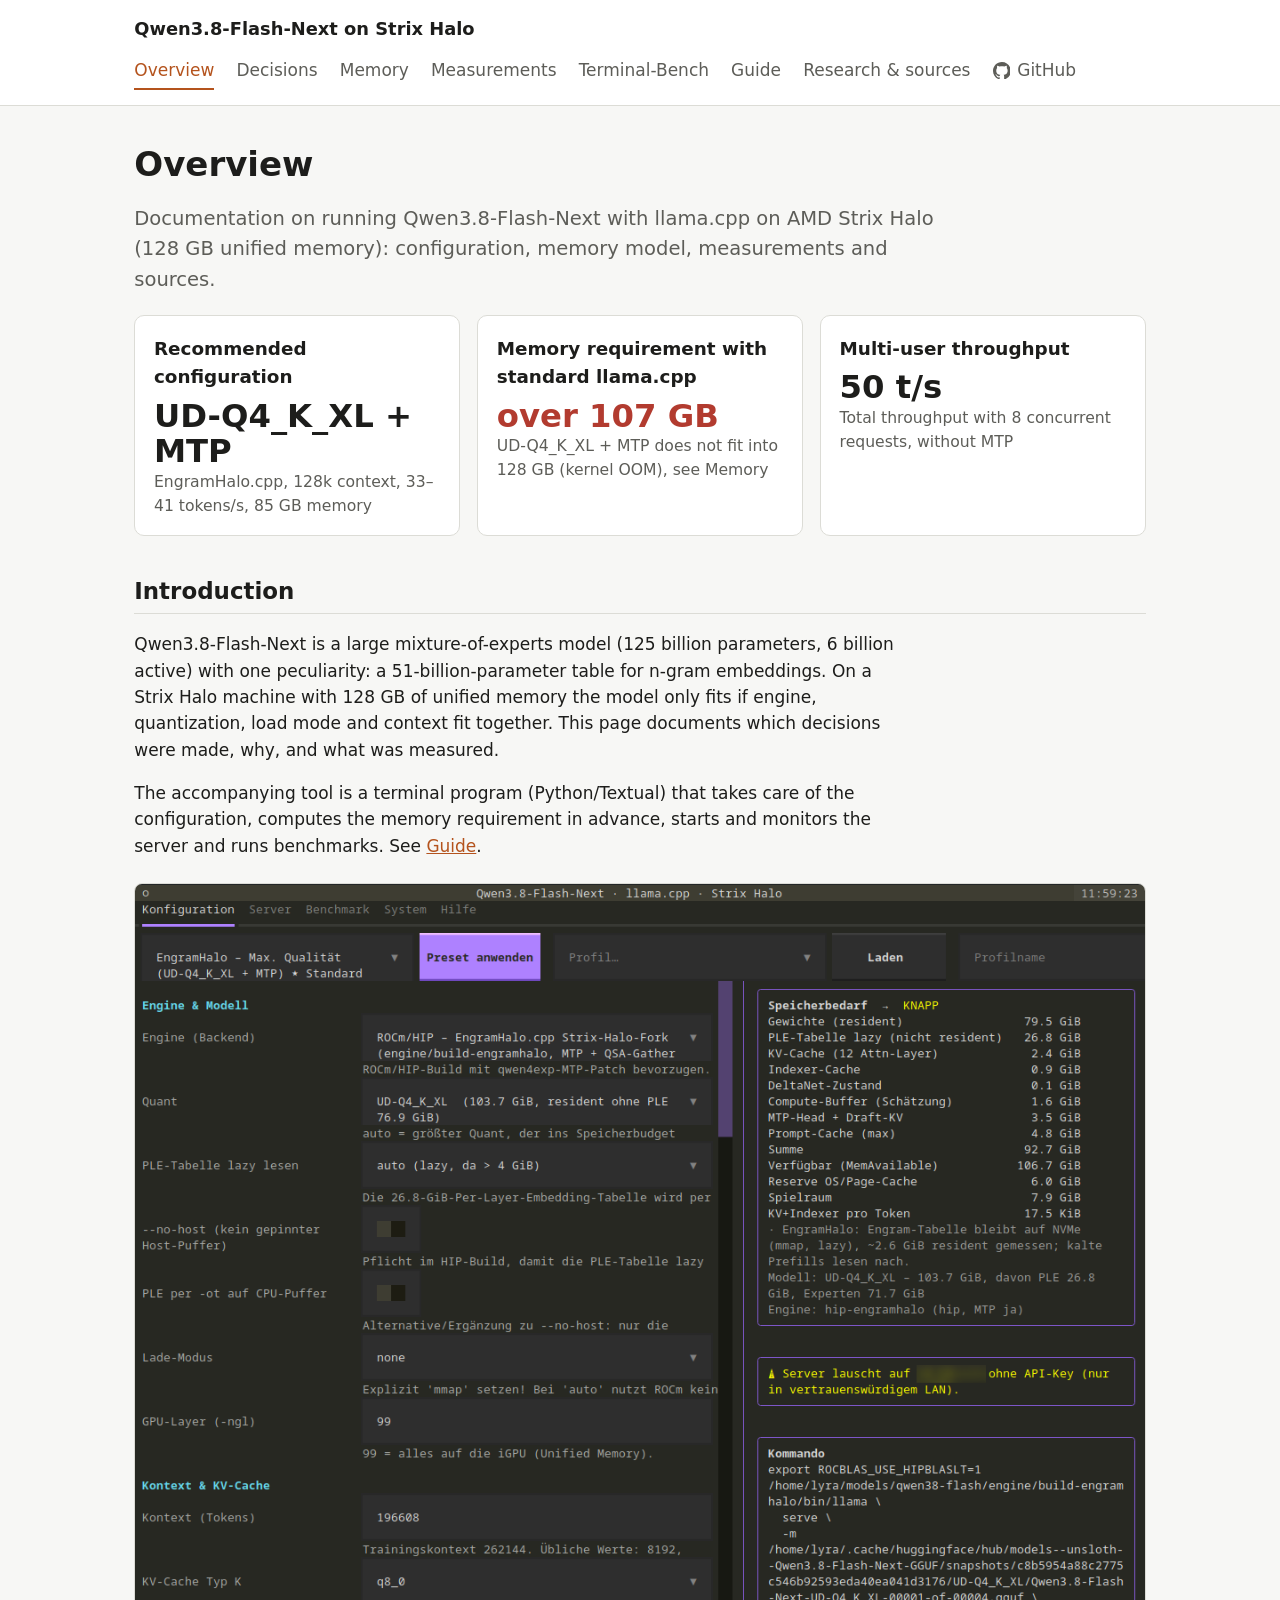
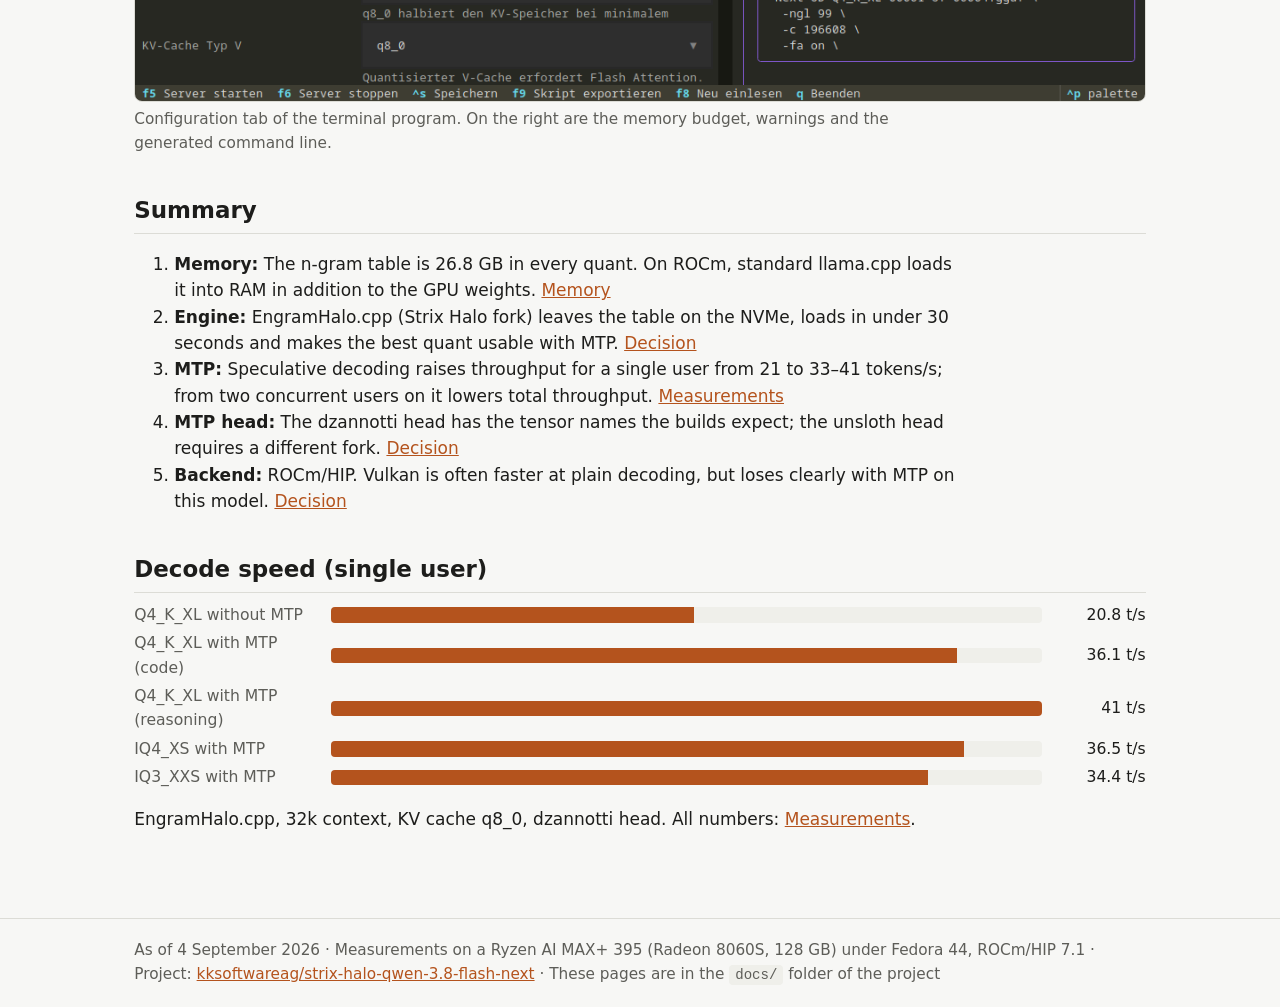
<file: docs/index.html>
<!doctype html>
<html lang="en">
<head>
<meta charset="utf-8">
<meta name="viewport" content="width=device-width, initial-scale=1">
<title>Overview · Qwen3.8-Flash-Next on Strix Halo</title>
<meta name="description" content="Documentation of the decisions, measurements and sources for running Qwen3.8-Flash-Next with llama.cpp on AMD Strix Halo.">
<link rel="stylesheet" href="style.css">
</head>
<body>
<header><div class="wrap"><a class="brand" href="index.html">Qwen3.8-Flash-Next on Strix Halo</a><nav><a href="index.html" aria-current="page">Overview</a><a href="decisions.html">Decisions</a><a href="memory.html">Memory</a><a href="measurements.html">Measurements</a><a href="terminal-bench.html">Terminal-Bench</a><a href="guide.html">Guide</a><a href="research.html">Research & sources</a><a class="gh" href="https://github.com/kksoftwareag/strix-halo-qwen-3.8-flash-next" rel="noopener"><svg viewBox="0 0 16 16" aria-hidden="true"><path d="M8 0C3.58 0 0 3.58 0 8c0 3.54 2.29 6.53 5.47 7.59.4.07.55-.17.55-.38 0-.19-.01-.82-.01-1.49-2.01.37-2.53-.49-2.69-.94-.09-.23-.48-.94-.82-1.13-.28-.15-.68-.52-.01-.53.63-.01 1.08.58 1.23.82.72 1.21 1.87.87 2.33.66.07-.52.28-.87.51-1.07-1.78-.2-3.64-.89-3.64-3.95 0-.87.31-1.59.82-2.15-.08-.2-.36-1.02.08-2.12 0 0 .67-.21 2.2.82.64-.18 1.32-.27 2-.27s1.36.09 2 .27c1.53-1.04 2.2-.82 2.2-.82.44 1.1.16 1.92.08 2.12.51.56.82 1.27.82 2.15 0 3.07-1.87 3.75-3.65 3.95.29.25.54.73.54 1.48 0 1.07-.01 1.93-.01 2.2 0 .21.15.46.55.38A8.01 8.01 0 0 0 16 8c0-4.42-3.58-8-8-8Z"/></svg>GitHub</a></nav></div></header>
<main><div class="wrap">
<h1>Overview</h1>
<p class="lead">Documentation on running Qwen3.8-Flash-Next with llama.cpp on AMD Strix Halo (128 GB unified memory): configuration, memory model, measurements and sources.</p>

<div class="cards">
<div class="card"><h3>Recommended configuration</h3><div class="big">UD-Q4_K_XL + MTP</div><div class="sub">EngramHalo.cpp, 128k context, 33–41 tokens/s, 85 GB memory</div></div>
<div class="card"><h3>Memory requirement with standard llama.cpp</h3><div class="big bad">over 107 GB</div><div class="sub">UD-Q4_K_XL + MTP does not fit into 128 GB (kernel OOM), see Memory</div></div>
<div class="card"><h3>Multi-user throughput</h3><div class="big">50 t/s</div><div class="sub">Total throughput with 8 concurrent requests, without MTP</div></div>
</div>

<h2>Introduction</h2>
<p>Qwen3.8-Flash-Next is a large mixture-of-experts model (125 billion parameters, 6 billion active) with one
peculiarity: a 51-billion-parameter table for n-gram embeddings. On a Strix Halo machine with 128 GB of
unified memory the model only fits if engine, quantization, load mode and context fit together. This page
documents which decisions were made, why, and what was measured.</p>

<p>The accompanying tool is a terminal program (Python/Textual) that takes care of the configuration, computes the memory
requirement in advance, starts and monitors the server and runs benchmarks. See <a href="guide.html">Guide</a>.</p>
<figure>
<img src="screenshot-configuration.png" width="1136" height="919" alt="Configuration tab of the terminal program: on the left selection fields for engine, quant, load mode and KV cache, on the right the memory budget with rating, warnings and the finished command line" loading="lazy">
<figcaption>Configuration tab of the terminal program. On the right are the memory budget, warnings and the generated command line.</figcaption>
</figure>

<h2>Summary</h2>
<ol>
<li><strong>Memory:</strong> The n-gram table is 26.8 GB in every quant. On ROCm, standard llama.cpp loads it into RAM in addition to the
GPU weights. <a href="memory.html">Memory</a></li>
<li><strong>Engine:</strong> EngramHalo.cpp (Strix Halo fork) leaves the table on the NVMe, loads in under 30 seconds and makes the
best quant usable with MTP. <a href="decisions.html#engine">Decision</a></li>
<li><strong>MTP:</strong> Speculative decoding raises throughput for a single user from 21 to 33–41 tokens/s; from two concurrent
users on it lowers total throughput. <a href="measurements.html#mtp">Measurements</a></li>
<li><strong>MTP head:</strong> The dzannotti head has the tensor names the builds expect; the unsloth head requires a different
fork. <a href="decisions.html#mtp-head">Decision</a></li>
<li><strong>Backend:</strong> ROCm/HIP. Vulkan is often faster at plain decoding, but loses clearly with MTP on this model.
<a href="decisions.html#backend">Decision</a></li>
</ol>

<h2>Decode speed (single user)</h2>
<div class="bars"><div class="bar"><span class="label">Q4_K_XL without MTP</span><span class="track"><span class="fill" style="width:51%"></span></span><span class="val">20.8 t/s</span></div><div class="bar"><span class="label">Q4_K_XL with MTP (code)</span><span class="track"><span class="fill" style="width:88%"></span></span><span class="val">36.1 t/s</span></div><div class="bar"><span class="label">Q4_K_XL with MTP (reasoning)</span><span class="track"><span class="fill" style="width:100%"></span></span><span class="val">41 t/s</span></div><div class="bar"><span class="label">IQ4_XS with MTP</span><span class="track"><span class="fill" style="width:89%"></span></span><span class="val">36.5 t/s</span></div><div class="bar"><span class="label">IQ3_XXS with MTP</span><span class="track"><span class="fill" style="width:84%"></span></span><span class="val">34.4 t/s</span></div></div>
<p class="sub">EngramHalo.cpp, 32k context, KV cache q8_0, dzannotti head. All numbers: <a href="measurements.html">Measurements</a>.</p>

</div></main>
<footer><div class="wrap">As of 4 September 2026 · Measurements on a Ryzen AI MAX+ 395 (Radeon 8060S, 128 GB) under Fedora 44, ROCm/HIP 7.1 · Project: <a href="https://github.com/kksoftwareag/strix-halo-qwen-3.8-flash-next">kksoftwareag/strix-halo-qwen-3.8-flash-next</a> · These pages are in the <code>docs/</code> folder of the project</div></footer>
</body>
</html>
</file>
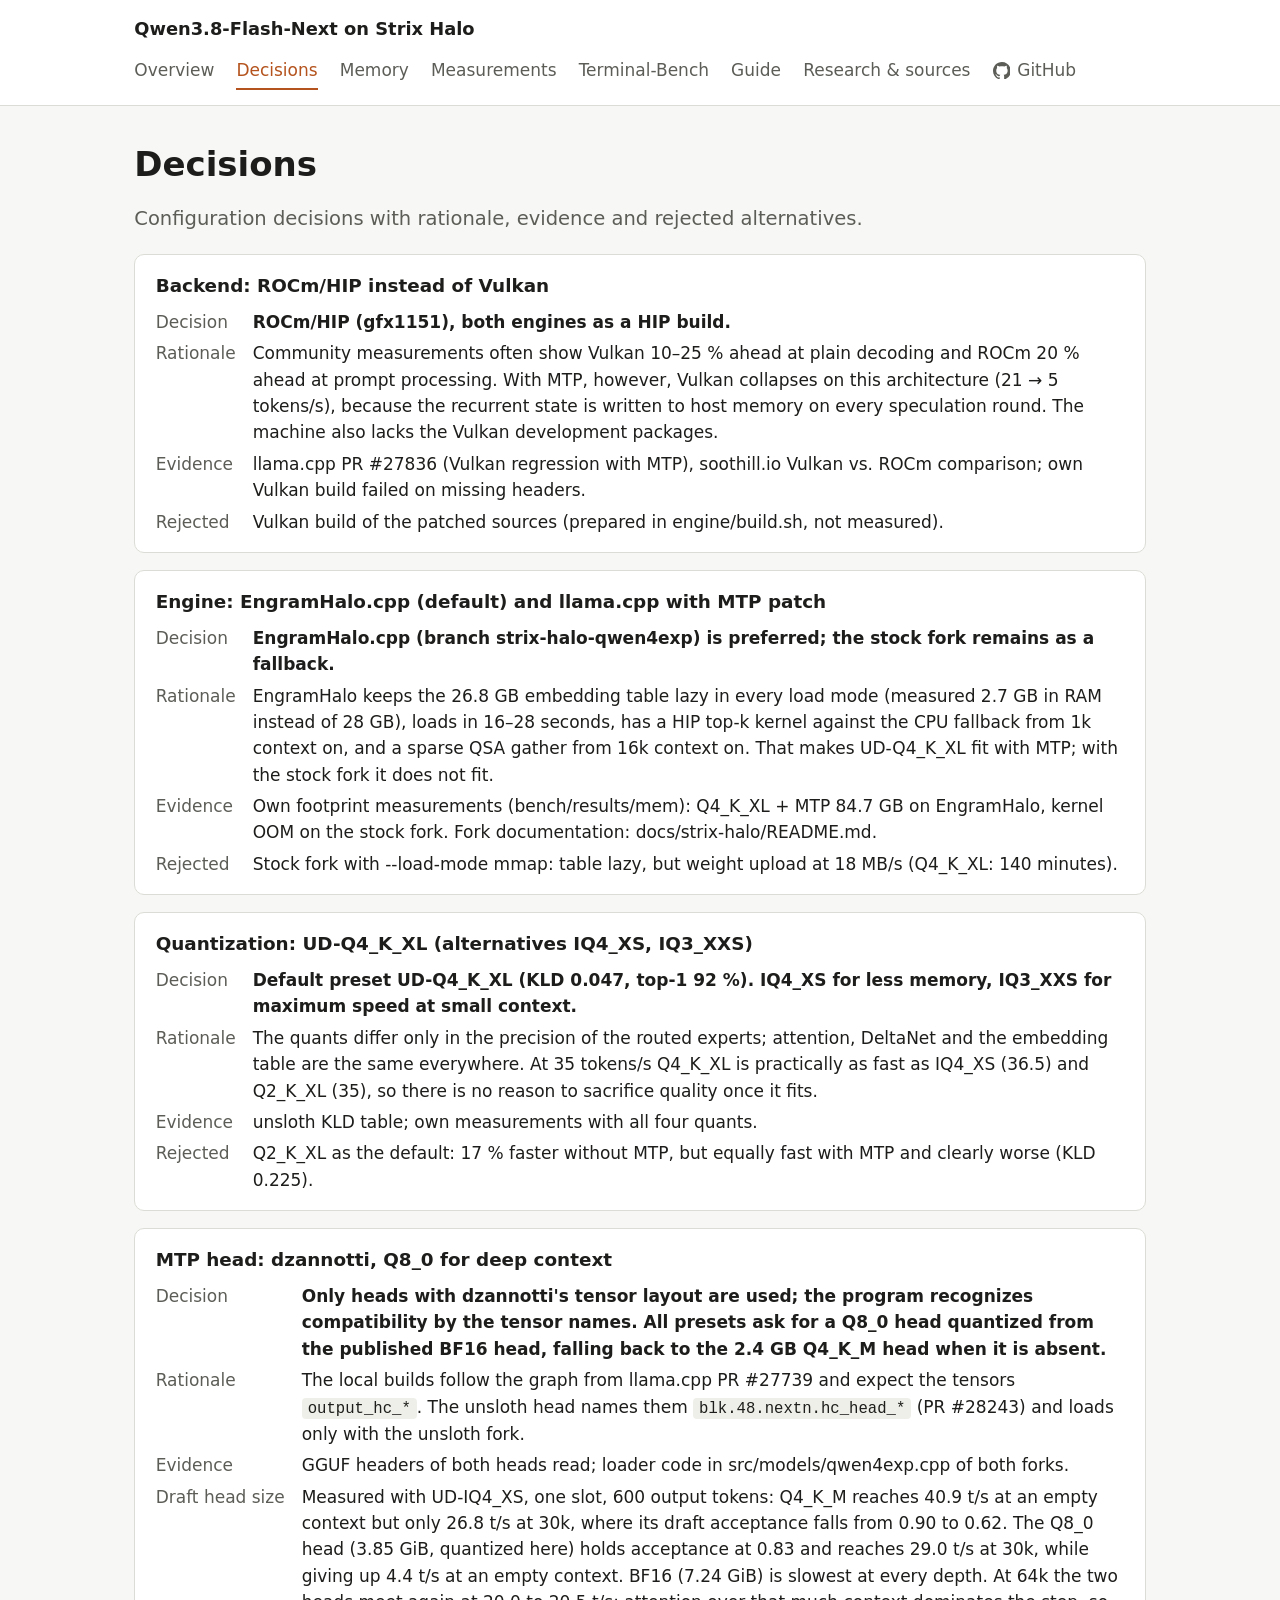
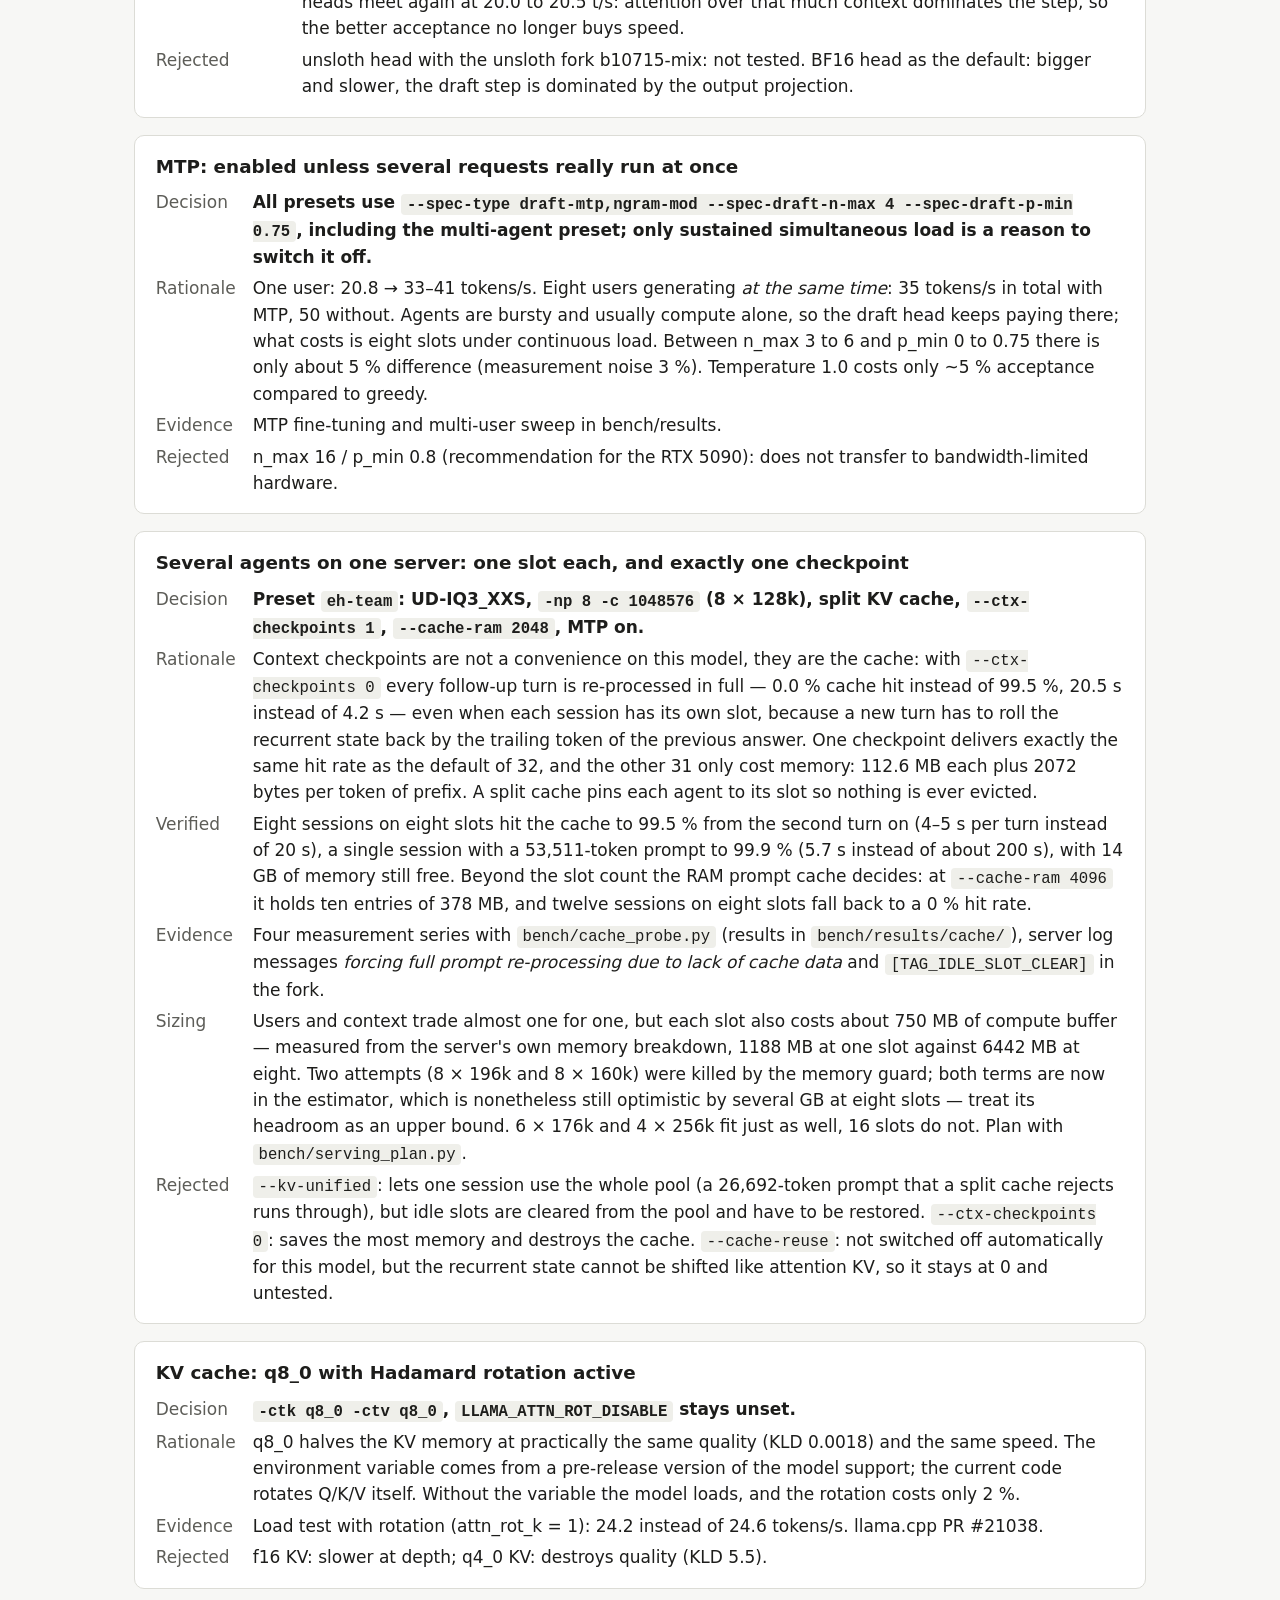
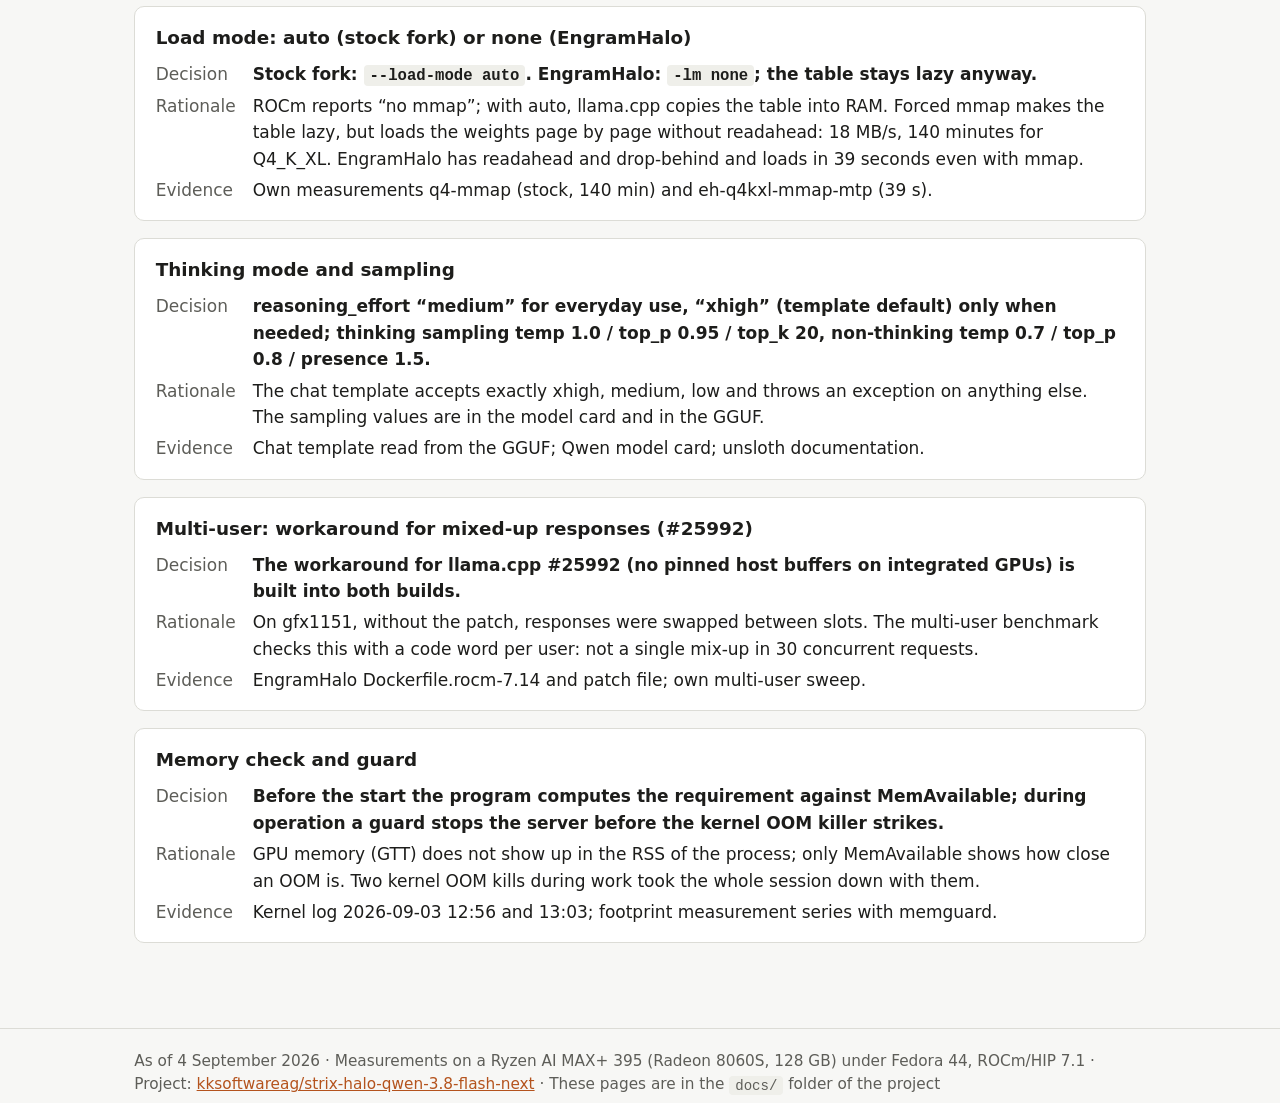
<file: docs/decisions.html>
<!doctype html>
<html lang="en">
<head>
<meta charset="utf-8">
<meta name="viewport" content="width=device-width, initial-scale=1">
<title>Decisions · Qwen3.8-Flash-Next on Strix Halo</title>
<meta name="description" content="Documentation of the decisions, measurements and sources for running Qwen3.8-Flash-Next with llama.cpp on AMD Strix Halo.">
<link rel="stylesheet" href="style.css">
</head>
<body>
<header><div class="wrap"><a class="brand" href="index.html">Qwen3.8-Flash-Next on Strix Halo</a><nav><a href="index.html">Overview</a><a href="decisions.html" aria-current="page">Decisions</a><a href="memory.html">Memory</a><a href="measurements.html">Measurements</a><a href="terminal-bench.html">Terminal-Bench</a><a href="guide.html">Guide</a><a href="research.html">Research & sources</a><a class="gh" href="https://github.com/kksoftwareag/strix-halo-qwen-3.8-flash-next" rel="noopener"><svg viewBox="0 0 16 16" aria-hidden="true"><path d="M8 0C3.58 0 0 3.58 0 8c0 3.54 2.29 6.53 5.47 7.59.4.07.55-.17.55-.38 0-.19-.01-.82-.01-1.49-2.01.37-2.53-.49-2.69-.94-.09-.23-.48-.94-.82-1.13-.28-.15-.68-.52-.01-.53.63-.01 1.08.58 1.23.82.72 1.21 1.87.87 2.33.66.07-.52.28-.87.51-1.07-1.78-.2-3.64-.89-3.64-3.95 0-.87.31-1.59.82-2.15-.08-.2-.36-1.02.08-2.12 0 0 .67-.21 2.2.82.64-.18 1.32-.27 2-.27s1.36.09 2 .27c1.53-1.04 2.2-.82 2.2-.82.44 1.1.16 1.92.08 2.12.51.56.82 1.27.82 2.15 0 3.07-1.87 3.75-3.65 3.95.29.25.54.73.54 1.48 0 1.07-.01 1.93-.01 2.2 0 .21.15.46.55.38A8.01 8.01 0 0 0 16 8c0-4.42-3.58-8-8-8Z"/></svg>GitHub</a></nav></div></header>
<main><div class="wrap">
<h1>Decisions</h1>
<p class="lead">Configuration decisions with rationale, evidence and rejected alternatives.</p>
<div class="decision" id="backend"><h3>Backend: ROCm/HIP instead of Vulkan</h3><dl>
<dt>Decision</dt><dd><strong>ROCm/HIP (gfx1151), both engines as a HIP build.</strong></dd>
<dt>Rationale</dt><dd>Community measurements often show Vulkan 10–25 % ahead at plain decoding and ROCm 20 % ahead at prompt processing. With MTP, however, Vulkan collapses on this architecture (21 → 5 tokens/s), because the recurrent state is written to host memory on every speculation round. The machine also lacks the Vulkan development packages.</dd>
<dt>Evidence</dt><dd>llama.cpp PR #27836 (Vulkan regression with MTP), soothill.io Vulkan vs. ROCm comparison; own Vulkan build failed on missing headers.</dd>
<dt>Rejected</dt><dd>Vulkan build of the patched sources (prepared in engine/build.sh, not measured).</dd>
</dl></div><div class="decision" id="engine"><h3>Engine: EngramHalo.cpp (default) and llama.cpp with MTP patch</h3><dl>
<dt>Decision</dt><dd><strong>EngramHalo.cpp (branch strix-halo-qwen4exp) is preferred; the stock fork remains as a fallback.</strong></dd>
<dt>Rationale</dt><dd>EngramHalo keeps the 26.8 GB embedding table lazy in every load mode (measured 2.7 GB in RAM instead of 28 GB), loads in 16–28 seconds, has a HIP top-k kernel against the CPU fallback from 1k context on, and a sparse QSA gather from 16k context on. That makes UD-Q4_K_XL fit with MTP; with the stock fork it does not fit.</dd>
<dt>Evidence</dt><dd>Own footprint measurements (bench/results/mem): Q4_K_XL + MTP 84.7 GB on EngramHalo, kernel OOM on the stock fork. Fork documentation: docs/strix-halo/README.md.</dd>
<dt>Rejected</dt><dd>Stock fork with --load-mode mmap: table lazy, but weight upload at 18 MB/s (Q4_K_XL: 140 minutes).</dd>
</dl></div><div class="decision" id="quant"><h3>Quantization: UD-Q4_K_XL (alternatives IQ4_XS, IQ3_XXS)</h3><dl>
<dt>Decision</dt><dd><strong>Default preset UD-Q4_K_XL (KLD 0.047, top-1 92 %). IQ4_XS for less memory, IQ3_XXS for maximum speed at small context.</strong></dd>
<dt>Rationale</dt><dd>The quants differ only in the precision of the routed experts; attention, DeltaNet and the embedding table are the same everywhere. At 35 tokens/s Q4_K_XL is practically as fast as IQ4_XS (36.5) and Q2_K_XL (35), so there is no reason to sacrifice quality once it fits.</dd>
<dt>Evidence</dt><dd>unsloth KLD table; own measurements with all four quants.</dd>
<dt>Rejected</dt><dd>Q2_K_XL as the default: 17 % faster without MTP, but equally fast with MTP and clearly worse (KLD 0.225).</dd>
</dl></div><div class="decision" id="mtp-head"><h3>MTP head: dzannotti, Q8_0 for deep context</h3><dl>
<dt>Decision</dt><dd><strong>Only heads with dzannotti's tensor layout are used; the program recognizes compatibility by the tensor names. All presets ask for a Q8_0 head quantized from the published BF16 head, falling back to the 2.4 GB Q4_K_M head when it is absent.</strong></dd>
<dt>Rationale</dt><dd>The local builds follow the graph from llama.cpp PR #27739 and expect the tensors <code>output_hc_*</code>. The unsloth head names them <code>blk.48.nextn.hc_head_*</code> (PR #28243) and loads only with the unsloth fork.</dd>
<dt>Evidence</dt><dd>GGUF headers of both heads read; loader code in src/models/qwen4exp.cpp of both forks.</dd>
<dt>Draft head size</dt><dd>Measured with UD-IQ4_XS, one slot, 600 output tokens: Q4_K_M reaches 40.9 t/s at an empty context but only 26.8 t/s at 30k, where its draft acceptance falls from 0.90 to 0.62. The Q8_0 head (3.85 GiB, quantized here) holds acceptance at 0.83 and reaches 29.0 t/s at 30k, while giving up 4.4 t/s at an empty context. BF16 (7.24 GiB) is slowest at every depth. At 64k the two heads meet again at 20.0 to 20.5 t/s: attention over that much context dominates the step, so the better acceptance no longer buys speed.</dd>
<dt>Rejected</dt><dd>unsloth head with the unsloth fork b10715-mix: not tested. BF16 head as the default: bigger and slower, the draft step is dominated by the output projection.</dd>
</dl></div><div class="decision" id="mtp"><h3>MTP: enabled unless several requests really run at once</h3><dl>
<dt>Decision</dt><dd><strong>All presets use <code>--spec-type draft-mtp,ngram-mod --spec-draft-n-max 4 --spec-draft-p-min 0.75</code>, including the multi-agent preset; only sustained simultaneous load is a reason to switch it off.</strong></dd>
<dt>Rationale</dt><dd>One user: 20.8 → 33–41 tokens/s. Eight users generating <em>at the same time</em>: 35 tokens/s in total with MTP, 50 without. Agents are bursty and usually compute alone, so the draft head keeps paying there; what costs is eight slots under continuous load. Between n_max 3 to 6 and p_min 0 to 0.75 there is only about 5 % difference (measurement noise 3 %). Temperature 1.0 costs only ~5 % acceptance compared to greedy.</dd>
<dt>Evidence</dt><dd>MTP fine-tuning and multi-user sweep in bench/results.</dd>
<dt>Rejected</dt><dd>n_max 16 / p_min 0.8 (recommendation for the RTX 5090): does not transfer to bandwidth-limited hardware.</dd>
</dl></div><div class="decision" id="serving"><h3>Several agents on one server: one slot each, and exactly one checkpoint</h3><dl>
<dt>Decision</dt><dd><strong>Preset <code>eh-team</code>: UD-IQ3_XXS, <code>-np 8 -c 1048576</code> (8 × 128k), split KV cache, <code>--ctx-checkpoints 1</code>, <code>--cache-ram 2048</code>, MTP on.</strong></dd>
<dt>Rationale</dt><dd>Context checkpoints are not a convenience on this model, they are the cache: with <code>--ctx-checkpoints 0</code> every follow-up turn is re-processed in full — 0.0 % cache hit instead of 99.5 %, 20.5 s instead of 4.2 s — even when each session has its own slot, because a new turn has to roll the recurrent state back by the trailing token of the previous answer. One checkpoint delivers exactly the same hit rate as the default of 32, and the other 31 only cost memory: 112.6 MB each plus 2072 bytes per token of prefix. A split cache pins each agent to its slot so nothing is ever evicted.</dd>
<dt>Verified</dt><dd>Eight sessions on eight slots hit the cache to 99.5 % from the second turn on (4–5 s per turn instead of 20 s), a single session with a 53,511-token prompt to 99.9 % (5.7 s instead of about 200 s), with 14 GB of memory still free. Beyond the slot count the RAM prompt cache decides: at <code>--cache-ram 4096</code> it holds ten entries of 378 MB, and twelve sessions on eight slots fall back to a 0 % hit rate.</dd>
<dt>Evidence</dt><dd>Four measurement series with <code>bench/cache_probe.py</code> (results in <code>bench/results/cache/</code>), server log messages <em>forcing full prompt re-processing due to lack of cache data</em> and <code>[TAG_IDLE_SLOT_CLEAR]</code> in the fork.</dd>
<dt>Sizing</dt><dd>Users and context trade almost one for one, but each slot also costs about 750 MB of compute buffer — measured from the server's own memory breakdown, 1188 MB at one slot against 6442 MB at eight. Two attempts (8 × 196k and 8 × 160k) were killed by the memory guard; both terms are now in the estimator, which is nonetheless still optimistic by several GB at eight slots — treat its headroom as an upper bound. 6 × 176k and 4 × 256k fit just as well, 16 slots do not. Plan with <code>bench/serving_plan.py</code>.</dd>
<dt>Rejected</dt><dd><code>--kv-unified</code>: lets one session use the whole pool (a 26,692-token prompt that a split cache rejects runs through), but idle slots are cleared from the pool and have to be restored. <code>--ctx-checkpoints 0</code>: saves the most memory and destroys the cache. <code>--cache-reuse</code>: not switched off automatically for this model, but the recurrent state cannot be shifted like attention KV, so it stays at 0 and untested.</dd>
</dl></div><div class="decision" id="kv"><h3>KV cache: q8_0 with Hadamard rotation active</h3><dl>
<dt>Decision</dt><dd><strong><code>-ctk q8_0 -ctv q8_0</code>, <code>LLAMA_ATTN_ROT_DISABLE</code> stays unset.</strong></dd>
<dt>Rationale</dt><dd>q8_0 halves the KV memory at practically the same quality (KLD 0.0018) and the same speed. The environment variable comes from a pre-release version of the model support; the current code rotates Q/K/V itself. Without the variable the model loads, and the rotation costs only 2 %.</dd>
<dt>Evidence</dt><dd>Load test with rotation (attn_rot_k = 1): 24.2 instead of 24.6 tokens/s. llama.cpp PR #21038.</dd>
<dt>Rejected</dt><dd>f16 KV: slower at depth; q4_0 KV: destroys quality (KLD 5.5).</dd>
</dl></div><div class="decision" id="loadmode"><h3>Load mode: auto (stock fork) or none (EngramHalo)</h3><dl>
<dt>Decision</dt><dd><strong>Stock fork: <code>--load-mode auto</code>. EngramHalo: <code>-lm none</code>; the table stays lazy anyway.</strong></dd>
<dt>Rationale</dt><dd>ROCm reports “no mmap”; with auto, llama.cpp copies the table into RAM. Forced mmap makes the table lazy, but loads the weights page by page without readahead: 18 MB/s, 140 minutes for Q4_K_XL. EngramHalo has readahead and drop-behind and loads in 39 seconds even with mmap.</dd>
<dt>Evidence</dt><dd>Own measurements q4-mmap (stock, 140 min) and eh-q4kxl-mmap-mtp (39 s).</dd>

</dl></div><div class="decision" id="thinking"><h3>Thinking mode and sampling</h3><dl>
<dt>Decision</dt><dd><strong>reasoning_effort “medium” for everyday use, “xhigh” (template default) only when needed; thinking sampling temp 1.0 / top_p 0.95 / top_k 20, non-thinking temp 0.7 / top_p 0.8 / presence 1.5.</strong></dd>
<dt>Rationale</dt><dd>The chat template accepts exactly xhigh, medium, low and throws an exception on anything else. The sampling values are in the model card and in the GGUF.</dd>
<dt>Evidence</dt><dd>Chat template read from the GGUF; Qwen model card; unsloth documentation.</dd>

</dl></div><div class="decision" id="multislot"><h3>Multi-user: workaround for mixed-up responses (#25992)</h3><dl>
<dt>Decision</dt><dd><strong>The workaround for llama.cpp #25992 (no pinned host buffers on integrated GPUs) is built into both builds.</strong></dd>
<dt>Rationale</dt><dd>On gfx1151, without the patch, responses were swapped between slots. The multi-user benchmark checks this with a code word per user: not a single mix-up in 30 concurrent requests.</dd>
<dt>Evidence</dt><dd>EngramHalo Dockerfile.rocm-7.14 and patch file; own multi-user sweep.</dd>

</dl></div><div class="decision" id="guard"><h3>Memory check and guard</h3><dl>
<dt>Decision</dt><dd><strong>Before the start the program computes the requirement against MemAvailable; during operation a guard stops the server before the kernel OOM killer strikes.</strong></dd>
<dt>Rationale</dt><dd>GPU memory (GTT) does not show up in the RSS of the process; only MemAvailable shows how close an OOM is. Two kernel OOM kills during work took the whole session down with them.</dd>
<dt>Evidence</dt><dd>Kernel log 2026-09-03 12:56 and 13:03; footprint measurement series with memguard.</dd>

</dl></div>
</div></main>
<footer><div class="wrap">As of 4 September 2026 · Measurements on a Ryzen AI MAX+ 395 (Radeon 8060S, 128 GB) under Fedora 44, ROCm/HIP 7.1 · Project: <a href="https://github.com/kksoftwareag/strix-halo-qwen-3.8-flash-next">kksoftwareag/strix-halo-qwen-3.8-flash-next</a> · These pages are in the <code>docs/</code> folder of the project</div></footer>
</body>
</html>
</file>
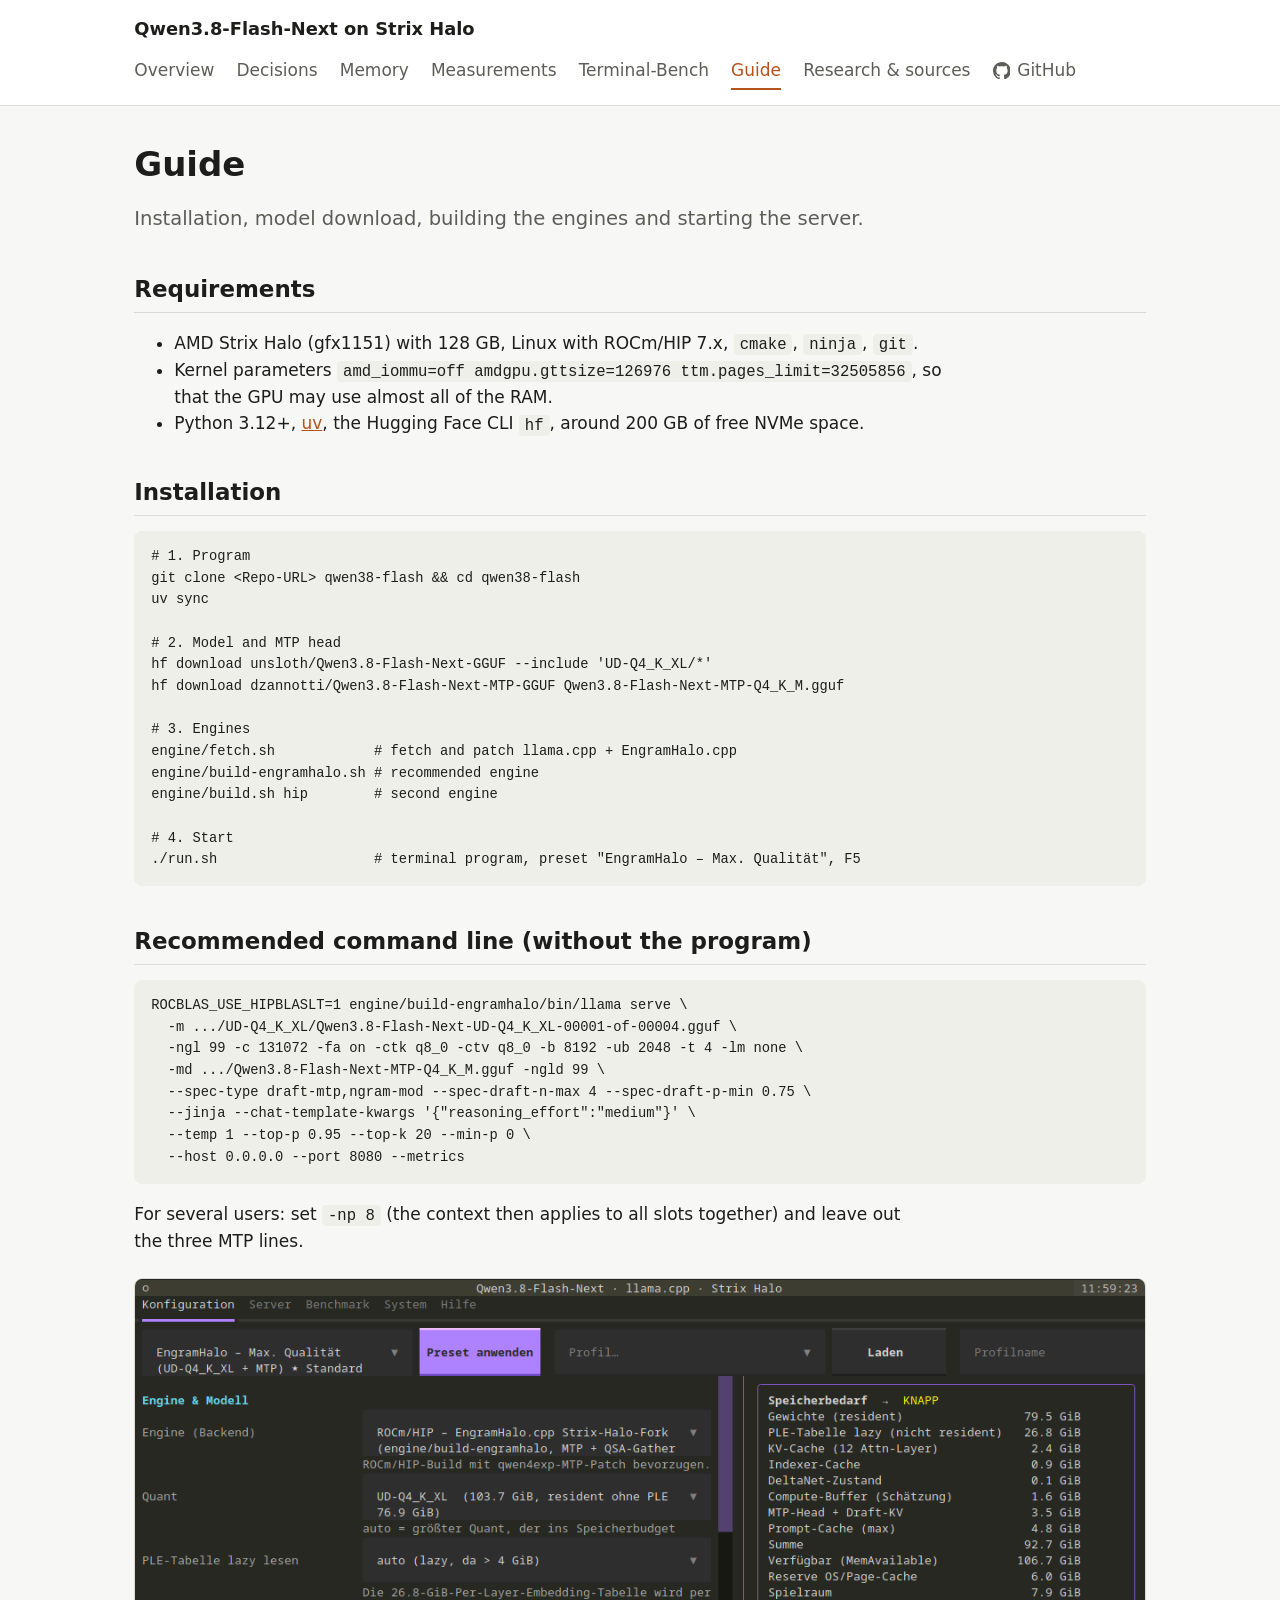
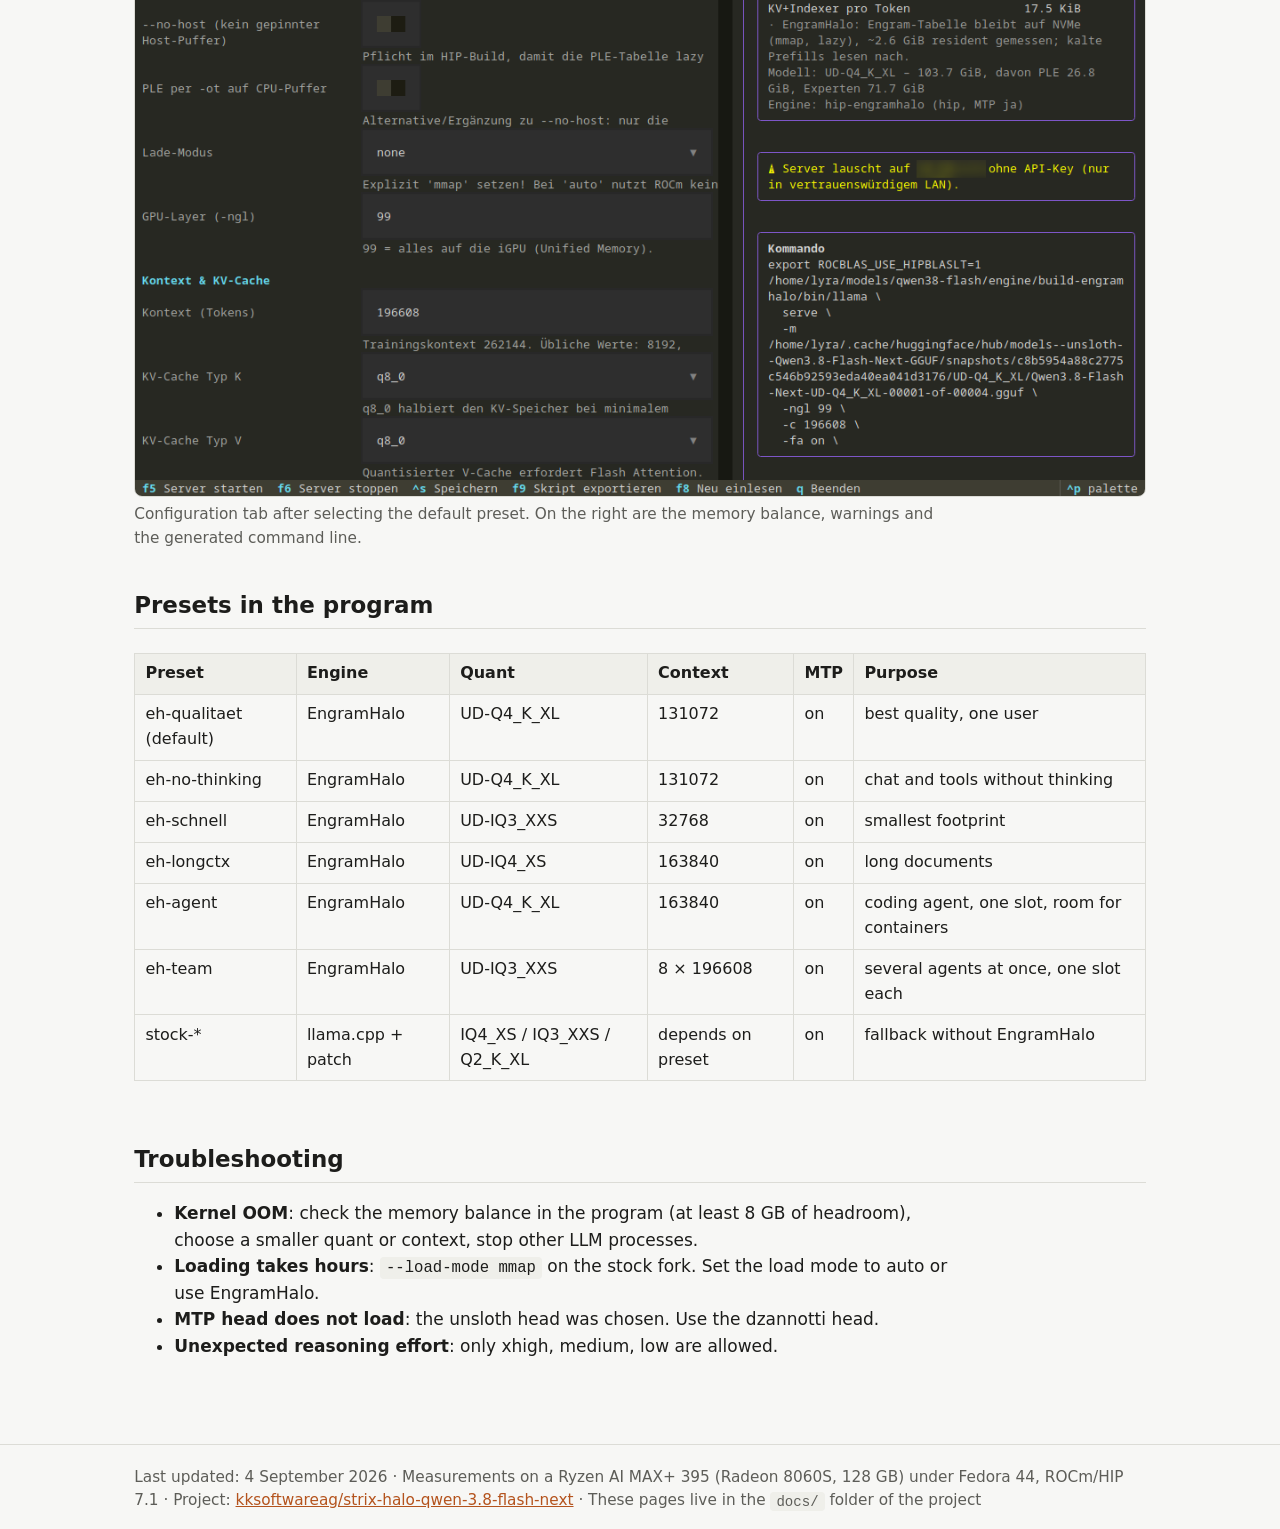
<file: docs/guide.html>
<!doctype html>
<html lang="en">
<head>
<meta charset="utf-8">
<meta name="viewport" content="width=device-width, initial-scale=1">
<title>Guide · Qwen3.8-Flash-Next on Strix Halo</title>
<meta name="description" content="Documentation of the decisions, measurements and sources for running Qwen3.8-Flash-Next with llama.cpp on AMD Strix Halo.">
<link rel="stylesheet" href="style.css">
</head>
<body>
<header><div class="wrap"><a class="brand" href="index.html">Qwen3.8-Flash-Next on Strix Halo</a><nav><a href="index.html">Overview</a><a href="decisions.html">Decisions</a><a href="memory.html">Memory</a><a href="measurements.html">Measurements</a><a href="terminal-bench.html">Terminal-Bench</a><a href="guide.html" aria-current="page">Guide</a><a href="research.html">Research & sources</a><a class="gh" href="https://github.com/kksoftwareag/strix-halo-qwen-3.8-flash-next" rel="noopener"><svg viewBox="0 0 16 16" aria-hidden="true"><path d="M8 0C3.58 0 0 3.58 0 8c0 3.54 2.29 6.53 5.47 7.59.4.07.55-.17.55-.38 0-.19-.01-.82-.01-1.49-2.01.37-2.53-.49-2.69-.94-.09-.23-.48-.94-.82-1.13-.28-.15-.68-.52-.01-.53.63-.01 1.08.58 1.23.82.72 1.21 1.87.87 2.33.66.07-.52.28-.87.51-1.07-1.78-.2-3.64-.89-3.64-3.95 0-.87.31-1.59.82-2.15-.08-.2-.36-1.02.08-2.12 0 0 .67-.21 2.2.82.64-.18 1.32-.27 2-.27s1.36.09 2 .27c1.53-1.04 2.2-.82 2.2-.82.44 1.1.16 1.92.08 2.12.51.56.82 1.27.82 2.15 0 3.07-1.87 3.75-3.65 3.95.29.25.54.73.54 1.48 0 1.07-.01 1.93-.01 2.2 0 .21.15.46.55.38A8.01 8.01 0 0 0 16 8c0-4.42-3.58-8-8-8Z"/></svg>GitHub</a></nav></div></header>
<main><div class="wrap">
<h1>Guide</h1>
<p class="lead">Installation, model download, building the engines and starting the server.</p>

<h2>Requirements</h2>
<ul>
<li>AMD Strix Halo (gfx1151) with 128 GB, Linux with ROCm/HIP 7.x, <code>cmake</code>, <code>ninja</code>, <code>git</code>.</li>
<li>Kernel parameters <code>amd_iommu=off amdgpu.gttsize=126976 ttm.pages_limit=32505856</code>, so that the GPU may use almost all of the RAM.</li>
<li>Python 3.12+, <a href="https://docs.astral.sh/uv/">uv</a>, the Hugging Face CLI <code>hf</code>, around 200 GB of free NVMe space.</li>
</ul>

<h2>Installation</h2>
<pre><code># 1. Program
git clone &lt;Repo-URL&gt; qwen38-flash &amp;&amp; cd qwen38-flash
uv sync

# 2. Model and MTP head
hf download unsloth/Qwen3.8-Flash-Next-GGUF --include 'UD-Q4_K_XL/*'
hf download dzannotti/Qwen3.8-Flash-Next-MTP-GGUF Qwen3.8-Flash-Next-MTP-Q4_K_M.gguf

# 3. Engines
engine/fetch.sh            # fetch and patch llama.cpp + EngramHalo.cpp
engine/build-engramhalo.sh # recommended engine
engine/build.sh hip        # second engine

# 4. Start
./run.sh                   # terminal program, preset "EngramHalo – Max. Qualität", F5
</code></pre>

<h2>Recommended command line (without the program)</h2>
<pre><code>ROCBLAS_USE_HIPBLASLT=1 engine/build-engramhalo/bin/llama serve \
  -m .../UD-Q4_K_XL/Qwen3.8-Flash-Next-UD-Q4_K_XL-00001-of-00004.gguf \
  -ngl 99 -c 131072 -fa on -ctk q8_0 -ctv q8_0 -b 8192 -ub 2048 -t 4 -lm none \
  -md .../Qwen3.8-Flash-Next-MTP-Q4_K_M.gguf -ngld 99 \
  --spec-type draft-mtp,ngram-mod --spec-draft-n-max 4 --spec-draft-p-min 0.75 \
  --jinja --chat-template-kwargs '{"reasoning_effort":"medium"}' \
  --temp 1 --top-p 0.95 --top-k 20 --min-p 0 \
  --host 0.0.0.0 --port 8080 --metrics</code></pre>
<p>For several users: set <code>-np 8</code> (the context then applies to all slots together) and leave out the three MTP lines.</p>

<figure>
<img src="screenshot-configuration.png" width="1136" height="919" alt="Configuration tab of the terminal program: on the left, selection fields for engine, quant, load mode and KV cache; on the right, the memory balance with rating, warnings and the finished command line" loading="lazy">
<figcaption>Configuration tab after selecting the default preset. On the right are the memory balance, warnings and the generated command line.</figcaption>
</figure>
<h2>Presets in the program</h2>
<div class="tablewrap"><table>
<tr><th>Preset</th><th>Engine</th><th>Quant</th><th>Context</th><th>MTP</th><th>Purpose</th></tr>
<tr><td>eh-qualitaet (default)</td><td>EngramHalo</td><td>UD-Q4_K_XL</td><td>131072</td><td>on</td><td>best quality, one user</td></tr>
<tr><td>eh-no-thinking</td><td>EngramHalo</td><td>UD-Q4_K_XL</td><td>131072</td><td>on</td><td>chat and tools without thinking</td></tr>
<tr><td>eh-schnell</td><td>EngramHalo</td><td>UD-IQ3_XXS</td><td>32768</td><td>on</td><td>smallest footprint</td></tr>
<tr><td>eh-longctx</td><td>EngramHalo</td><td>UD-IQ4_XS</td><td>163840</td><td>on</td><td>long documents</td></tr>
<tr><td>eh-agent</td><td>EngramHalo</td><td>UD-Q4_K_XL</td><td>163840</td><td>on</td><td>coding agent, one slot, room for containers</td></tr>
<tr><td>eh-team</td><td>EngramHalo</td><td>UD-IQ3_XXS</td><td>8 × 196608</td><td>on</td><td>several agents at once, one slot each</td></tr>
<tr><td>stock-*</td><td>llama.cpp + patch</td><td>IQ4_XS / IQ3_XXS / Q2_K_XL</td><td>depends on preset</td><td>on</td><td>fallback without EngramHalo</td></tr>
</table></div>

<h2>Troubleshooting</h2>
<ul>
<li><strong>Kernel OOM</strong>: check the memory balance in the program (at least 8 GB of headroom), choose a smaller quant or context, stop other LLM processes.</li>
<li><strong>Loading takes hours</strong>: <code>--load-mode mmap</code> on the stock fork. Set the load mode to auto or use EngramHalo.</li>
<li><strong>MTP head does not load</strong>: the unsloth head was chosen. Use the dzannotti head.</li>
<li><strong>Unexpected reasoning effort</strong>: only xhigh, medium, low are allowed.</li>
</ul>

</div></main>
<footer><div class="wrap">Last updated: 4 September 2026 · Measurements on a Ryzen AI MAX+ 395 (Radeon 8060S, 128 GB) under Fedora 44, ROCm/HIP 7.1 · Project: <a href="https://github.com/kksoftwareag/strix-halo-qwen-3.8-flash-next">kksoftwareag/strix-halo-qwen-3.8-flash-next</a> · These pages live in the <code>docs/</code> folder of the project</div></footer>
</body>
</html>
</file>
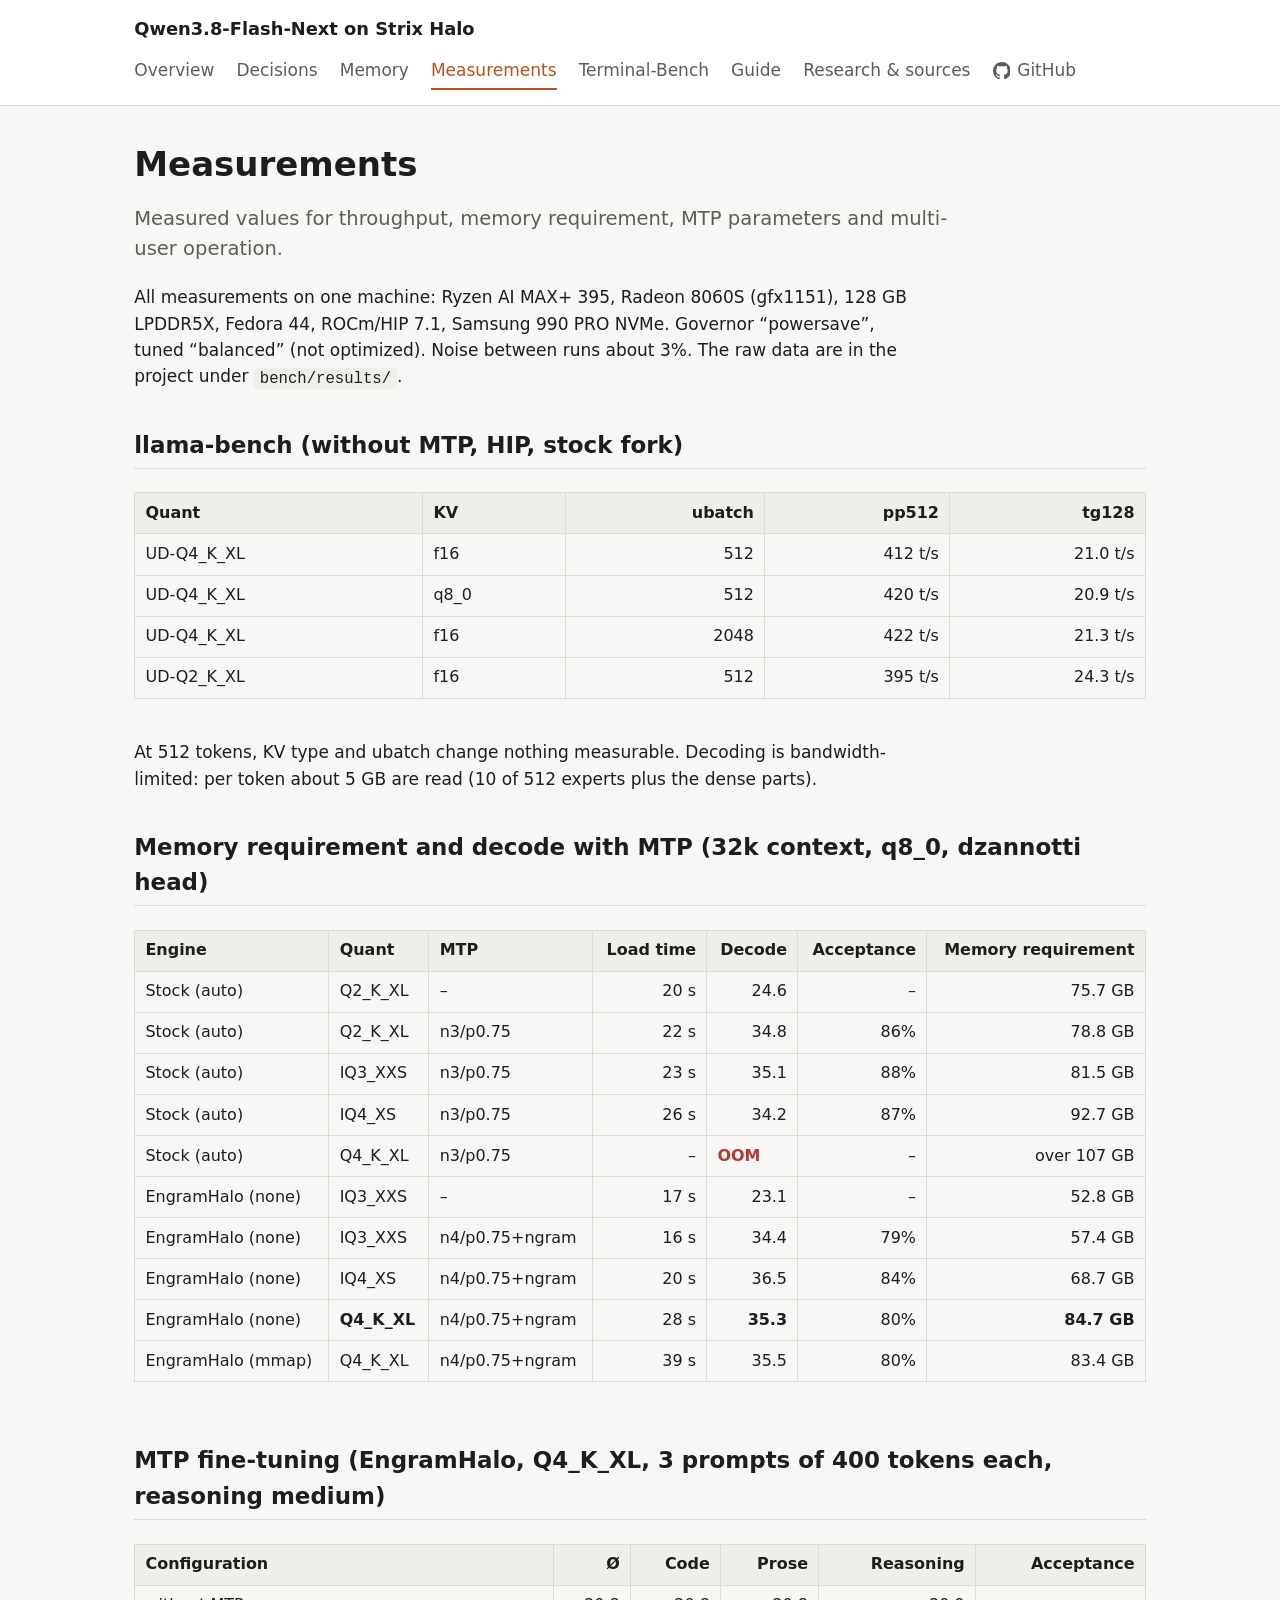
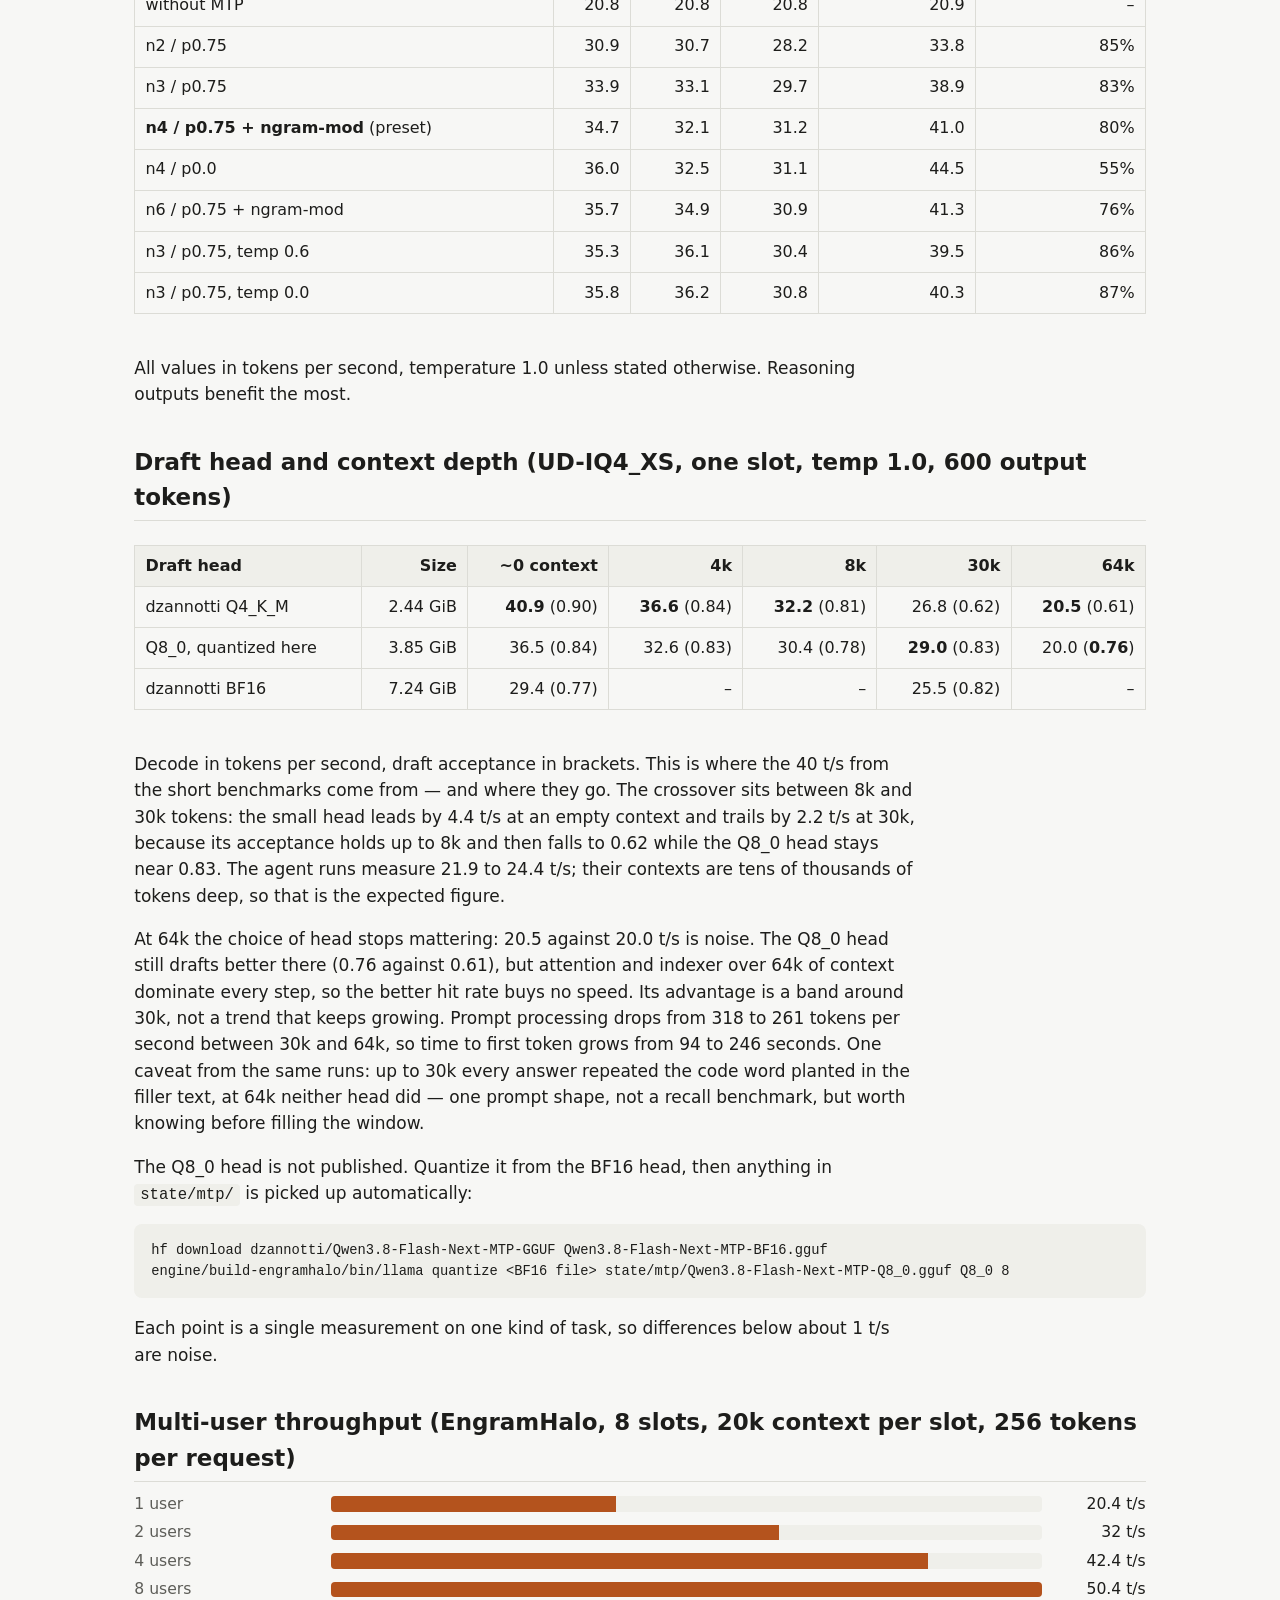
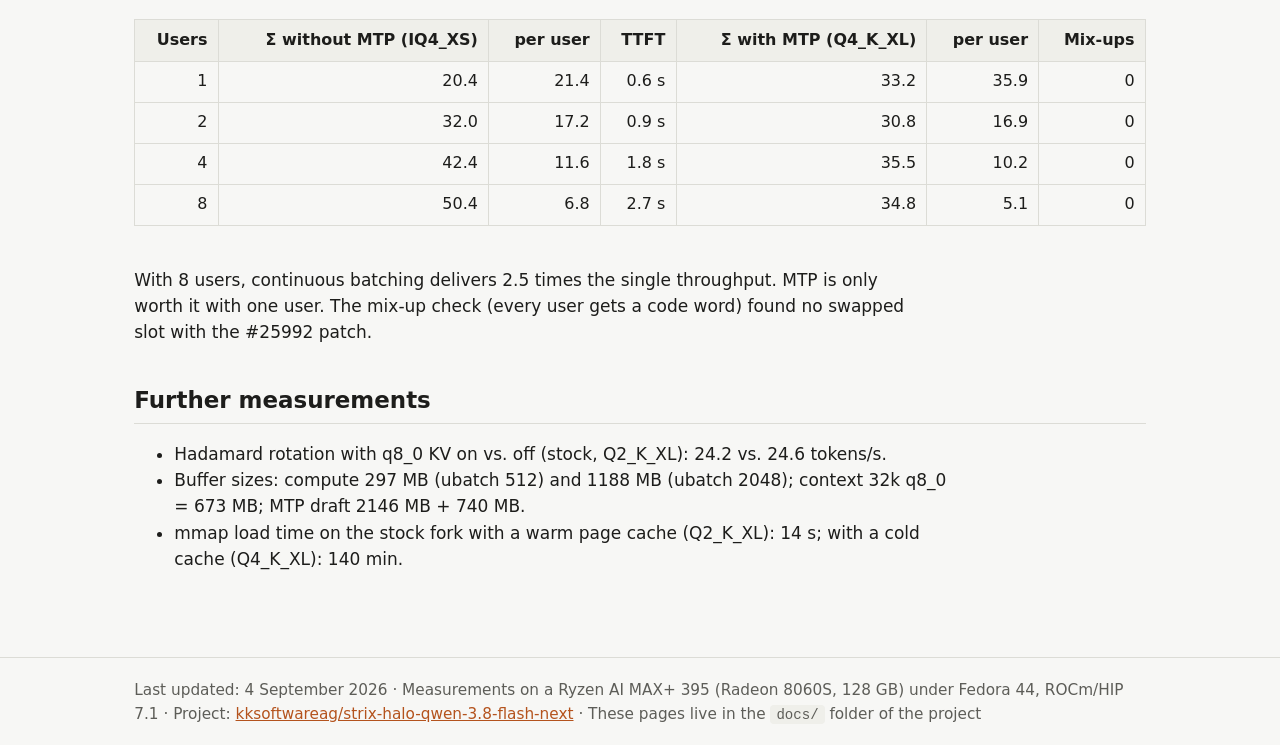
<file: docs/measurements.html>
<!doctype html>
<html lang="en">
<head>
<meta charset="utf-8">
<meta name="viewport" content="width=device-width, initial-scale=1">
<title>Measurements · Qwen3.8-Flash-Next on Strix Halo</title>
<meta name="description" content="Documentation of the decisions, measurements and sources for running Qwen3.8-Flash-Next with llama.cpp on AMD Strix Halo.">
<link rel="stylesheet" href="style.css">
</head>
<body>
<header><div class="wrap"><a class="brand" href="index.html">Qwen3.8-Flash-Next on Strix Halo</a><nav><a href="index.html">Overview</a><a href="decisions.html">Decisions</a><a href="memory.html">Memory</a><a href="measurements.html" aria-current="page">Measurements</a><a href="terminal-bench.html">Terminal-Bench</a><a href="guide.html">Guide</a><a href="research.html">Research & sources</a><a class="gh" href="https://github.com/kksoftwareag/strix-halo-qwen-3.8-flash-next" rel="noopener"><svg viewBox="0 0 16 16" aria-hidden="true"><path d="M8 0C3.58 0 0 3.58 0 8c0 3.54 2.29 6.53 5.47 7.59.4.07.55-.17.55-.38 0-.19-.01-.82-.01-1.49-2.01.37-2.53-.49-2.69-.94-.09-.23-.48-.94-.82-1.13-.28-.15-.68-.52-.01-.53.63-.01 1.08.58 1.23.82.72 1.21 1.87.87 2.33.66.07-.52.28-.87.51-1.07-1.78-.2-3.64-.89-3.64-3.95 0-.87.31-1.59.82-2.15-.08-.2-.36-1.02.08-2.12 0 0 .67-.21 2.2.82.64-.18 1.32-.27 2-.27s1.36.09 2 .27c1.53-1.04 2.2-.82 2.2-.82.44 1.1.16 1.92.08 2.12.51.56.82 1.27.82 2.15 0 3.07-1.87 3.75-3.65 3.95.29.25.54.73.54 1.48 0 1.07-.01 1.93-.01 2.2 0 .21.15.46.55.38A8.01 8.01 0 0 0 16 8c0-4.42-3.58-8-8-8Z"/></svg>GitHub</a></nav></div></header>
<main><div class="wrap">
<h1>Measurements</h1>
<p class="lead">Measured values for throughput, memory requirement, MTP parameters and multi-user operation.</p>

<p>All measurements on one machine: Ryzen AI MAX+ 395, Radeon 8060S (gfx1151), 128 GB LPDDR5X, Fedora 44, ROCm/HIP 7.1,
Samsung 990 PRO NVMe. Governor “powersave”, tuned “balanced” (not optimized). Noise between runs about 3%.
The raw data are in the project under <code>bench/results/</code>.</p>

<h2 id="llamabench">llama-bench (without MTP, HIP, stock fork)</h2>
<div class="tablewrap"><table>
<tr><th>Quant</th><th>KV</th><th class="num">ubatch</th><th class="num">pp512</th><th class="num">tg128</th></tr>
<tr><td>UD-Q4_K_XL</td><td>f16</td><td class="num">512</td><td class="num">412 t/s</td><td class="num">21.0 t/s</td></tr>
<tr><td>UD-Q4_K_XL</td><td>q8_0</td><td class="num">512</td><td class="num">420 t/s</td><td class="num">20.9 t/s</td></tr>
<tr><td>UD-Q4_K_XL</td><td>f16</td><td class="num">2048</td><td class="num">422 t/s</td><td class="num">21.3 t/s</td></tr>
<tr><td>UD-Q2_K_XL</td><td>f16</td><td class="num">512</td><td class="num">395 t/s</td><td class="num">24.3 t/s</td></tr>
</table></div>
<p>At 512 tokens, KV type and ubatch change nothing measurable. Decoding is bandwidth-limited: per token about
5 GB are read (10 of 512 experts plus the dense parts).</p>

<h2 id="footprint">Memory requirement and decode with MTP (32k context, q8_0, dzannotti head)</h2>
<div class="tablewrap"><table>
<tr><th>Engine</th><th>Quant</th><th>MTP</th><th class="num">Load time</th><th class="num">Decode</th><th class="num">Acceptance</th><th class="num">Memory requirement</th></tr>
<tr><td>Stock (auto)</td><td>Q2_K_XL</td><td>–</td><td class="num">20 s</td><td class="num">24.6</td><td class="num">–</td><td class="num">75.7 GB</td></tr>
<tr><td>Stock (auto)</td><td>Q2_K_XL</td><td>n3/p0.75</td><td class="num">22 s</td><td class="num">34.8</td><td class="num">86%</td><td class="num">78.8 GB</td></tr>
<tr><td>Stock (auto)</td><td>IQ3_XXS</td><td>n3/p0.75</td><td class="num">23 s</td><td class="num">35.1</td><td class="num">88%</td><td class="num">81.5 GB</td></tr>
<tr><td>Stock (auto)</td><td>IQ4_XS</td><td>n3/p0.75</td><td class="num">26 s</td><td class="num">34.2</td><td class="num">87%</td><td class="num">92.7 GB</td></tr>
<tr><td>Stock (auto)</td><td>Q4_K_XL</td><td>n3/p0.75</td><td class="num">–</td><td class="bad">OOM</td><td class="num">–</td><td class="num">over 107 GB</td></tr>
<tr><td>EngramHalo (none)</td><td>IQ3_XXS</td><td>–</td><td class="num">17 s</td><td class="num">23.1</td><td class="num">–</td><td class="num">52.8 GB</td></tr>
<tr><td>EngramHalo (none)</td><td>IQ3_XXS</td><td>n4/p0.75+ngram</td><td class="num">16 s</td><td class="num">34.4</td><td class="num">79%</td><td class="num">57.4 GB</td></tr>
<tr><td>EngramHalo (none)</td><td>IQ4_XS</td><td>n4/p0.75+ngram</td><td class="num">20 s</td><td class="num">36.5</td><td class="num">84%</td><td class="num">68.7 GB</td></tr>
<tr><td>EngramHalo (none)</td><td><strong>Q4_K_XL</strong></td><td>n4/p0.75+ngram</td><td class="num">28 s</td><td class="num"><strong>35.3</strong></td><td class="num">80%</td><td class="num"><strong>84.7 GB</strong></td></tr>
<tr><td>EngramHalo (mmap)</td><td>Q4_K_XL</td><td>n4/p0.75+ngram</td><td class="num">39 s</td><td class="num">35.5</td><td class="num">80%</td><td class="num">83.4 GB</td></tr>
</table></div>

<h2 id="mtp">MTP fine-tuning (EngramHalo, Q4_K_XL, 3 prompts of 400 tokens each, reasoning medium)</h2>
<div class="tablewrap"><table>
<tr><th>Configuration</th><th class="num">Ø</th><th class="num">Code</th><th class="num">Prose</th><th class="num">Reasoning</th><th class="num">Acceptance</th></tr>
<tr><td>without MTP</td><td class="num">20.8</td><td class="num">20.8</td><td class="num">20.8</td><td class="num">20.9</td><td class="num">–</td></tr>
<tr><td>n2 / p0.75</td><td class="num">30.9</td><td class="num">30.7</td><td class="num">28.2</td><td class="num">33.8</td><td class="num">85%</td></tr>
<tr><td>n3 / p0.75</td><td class="num">33.9</td><td class="num">33.1</td><td class="num">29.7</td><td class="num">38.9</td><td class="num">83%</td></tr>
<tr><td><strong>n4 / p0.75 + ngram-mod</strong> (preset)</td><td class="num">34.7</td><td class="num">32.1</td><td class="num">31.2</td><td class="num">41.0</td><td class="num">80%</td></tr>
<tr><td>n4 / p0.0</td><td class="num">36.0</td><td class="num">32.5</td><td class="num">31.1</td><td class="num">44.5</td><td class="num">55%</td></tr>
<tr><td>n6 / p0.75 + ngram-mod</td><td class="num">35.7</td><td class="num">34.9</td><td class="num">30.9</td><td class="num">41.3</td><td class="num">76%</td></tr>
<tr><td>n3 / p0.75, temp 0.6</td><td class="num">35.3</td><td class="num">36.1</td><td class="num">30.4</td><td class="num">39.5</td><td class="num">86%</td></tr>
<tr><td>n3 / p0.75, temp 0.0</td><td class="num">35.8</td><td class="num">36.2</td><td class="num">30.8</td><td class="num">40.3</td><td class="num">87%</td></tr>
</table></div>
<p>All values in tokens per second, temperature 1.0 unless stated otherwise. Reasoning outputs benefit the most.</p>

<h2 id="drafthead">Draft head and context depth (UD-IQ4_XS, one slot, temp 1.0, 600 output tokens)</h2>
<div class="tablewrap"><table>
<thead><tr><th>Draft head</th><th class="num">Size</th><th class="num">~0 context</th><th class="num">4k</th><th class="num">8k</th><th class="num">30k</th><th class="num">64k</th></tr></thead>
<tbody>
<tr><td>dzannotti Q4_K_M</td><td class="num">2.44 GiB</td><td class="num"><strong>40.9</strong> (0.90)</td><td class="num"><strong>36.6</strong> (0.84)</td><td class="num"><strong>32.2</strong> (0.81)</td><td class="num">26.8 (0.62)</td><td class="num"><strong>20.5</strong> (0.61)</td></tr>
<tr><td>Q8_0, quantized here</td><td class="num">3.85 GiB</td><td class="num">36.5 (0.84)</td><td class="num">32.6 (0.83)</td><td class="num">30.4 (0.78)</td><td class="num"><strong>29.0</strong> (0.83)</td><td class="num">20.0 (<strong>0.76</strong>)</td></tr>
<tr><td>dzannotti BF16</td><td class="num">7.24 GiB</td><td class="num">29.4 (0.77)</td><td class="num">–</td><td class="num">–</td><td class="num">25.5 (0.82)</td><td class="num">–</td></tr>
</tbody></table></div>
<p>Decode in tokens per second, draft acceptance in brackets. This is where the 40 t/s from the short benchmarks
come from — and where they go. The crossover sits between 8k and 30k tokens: the small head leads by 4.4 t/s at an
empty context and trails by 2.2 t/s at 30k, because its acceptance holds up to 8k and then falls to 0.62 while the
Q8_0 head stays near 0.83. The agent runs measure 21.9 to 24.4 t/s; their contexts are tens of thousands of tokens
deep, so that is the expected figure.</p>
<p>At 64k the choice of head stops mattering: 20.5 against 20.0 t/s is noise. The Q8_0 head still drafts better
there (0.76 against 0.61), but attention and indexer over 64k of context dominate every step, so the better hit rate
buys no speed. Its advantage is a band around 30k, not a trend that keeps growing. Prompt processing drops from
318 to 261 tokens per second between 30k and 64k, so time to first token grows from 94 to 246 seconds. One caveat
from the same runs: up to 30k every answer repeated the code word planted in the filler text, at 64k neither head
did — one prompt shape, not a recall benchmark, but worth knowing before filling the window.</p>
<p>The Q8_0 head is not published. Quantize it from the BF16 head, then anything in <code>state/mtp/</code> is picked
up automatically:</p>
<pre><code>hf download dzannotti/Qwen3.8-Flash-Next-MTP-GGUF Qwen3.8-Flash-Next-MTP-BF16.gguf
engine/build-engramhalo/bin/llama quantize &lt;BF16 file&gt; state/mtp/Qwen3.8-Flash-Next-MTP-Q8_0.gguf Q8_0 8</code></pre>
<p>Each point is a single measurement on one kind of task, so differences below about 1 t/s are noise.</p>

<h2 id="multiuser">Multi-user throughput (EngramHalo, 8 slots, 20k context per slot, 256 tokens per request)</h2>
<div class="bars"><div class="bar"><span class="label">1 user</span><span class="track"><span class="fill" style="width:40%"></span></span><span class="val">20.4 t/s</span></div><div class="bar"><span class="label">2 users</span><span class="track"><span class="fill" style="width:63%"></span></span><span class="val">32 t/s</span></div><div class="bar"><span class="label">4 users</span><span class="track"><span class="fill" style="width:84%"></span></span><span class="val">42.4 t/s</span></div><div class="bar"><span class="label">8 users</span><span class="track"><span class="fill" style="width:100%"></span></span><span class="val">50.4 t/s</span></div></div>
<div class="tablewrap"><table>
<tr><th class="num">Users</th><th class="num">Σ without MTP (IQ4_XS)</th><th class="num">per user</th><th class="num">TTFT</th><th class="num">Σ with MTP (Q4_K_XL)</th><th class="num">per user</th><th class="num">Mix-ups</th></tr>
<tr><td class="num">1</td><td class="num">20.4</td><td class="num">21.4</td><td class="num">0.6 s</td><td class="num">33.2</td><td class="num">35.9</td><td class="num">0</td></tr>
<tr><td class="num">2</td><td class="num">32.0</td><td class="num">17.2</td><td class="num">0.9 s</td><td class="num">30.8</td><td class="num">16.9</td><td class="num">0</td></tr>
<tr><td class="num">4</td><td class="num">42.4</td><td class="num">11.6</td><td class="num">1.8 s</td><td class="num">35.5</td><td class="num">10.2</td><td class="num">0</td></tr>
<tr><td class="num">8</td><td class="num">50.4</td><td class="num">6.8</td><td class="num">2.7 s</td><td class="num">34.8</td><td class="num">5.1</td><td class="num">0</td></tr>
</table></div>
<p>With 8 users, continuous batching delivers 2.5 times the single throughput. MTP is only worth it with one user. The
mix-up check (every user gets a code word) found no swapped slot with the #25992 patch.</p>

<h2 id="rotation">Further measurements</h2>
<ul>
<li>Hadamard rotation with q8_0 KV on vs. off (stock, Q2_K_XL): 24.2 vs. 24.6 tokens/s.</li>
<li>Buffer sizes: compute 297 MB (ubatch 512) and 1188 MB (ubatch 2048); context 32k q8_0 = 673 MB; MTP draft 2146 MB + 740 MB.</li>
<li>mmap load time on the stock fork with a warm page cache (Q2_K_XL): 14 s; with a cold cache (Q4_K_XL): 140 min.</li>
</ul>

</div></main>
<footer><div class="wrap">Last updated: 4 September 2026 · Measurements on a Ryzen AI MAX+ 395 (Radeon 8060S, 128 GB) under Fedora 44, ROCm/HIP 7.1 · Project: <a href="https://github.com/kksoftwareag/strix-halo-qwen-3.8-flash-next">kksoftwareag/strix-halo-qwen-3.8-flash-next</a> · These pages live in the <code>docs/</code> folder of the project</div></footer>
</body>
</html>
</file>
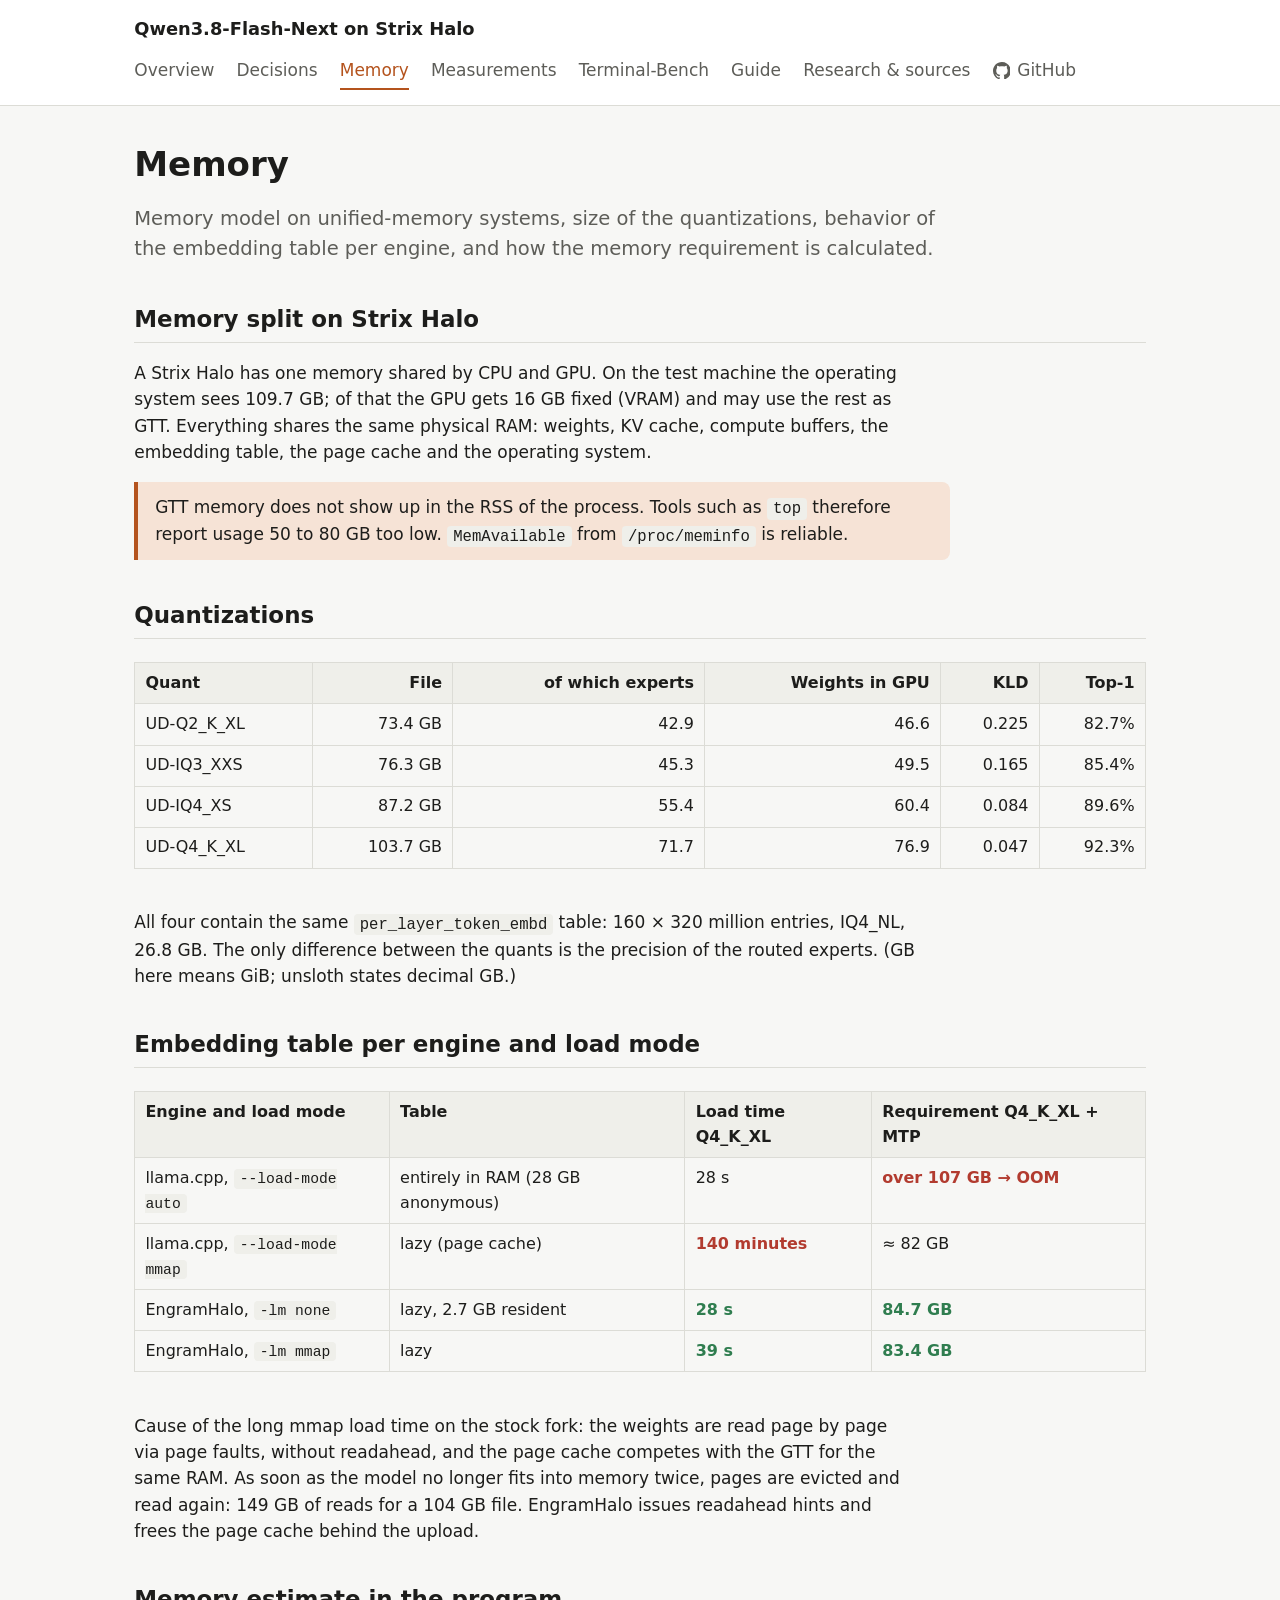
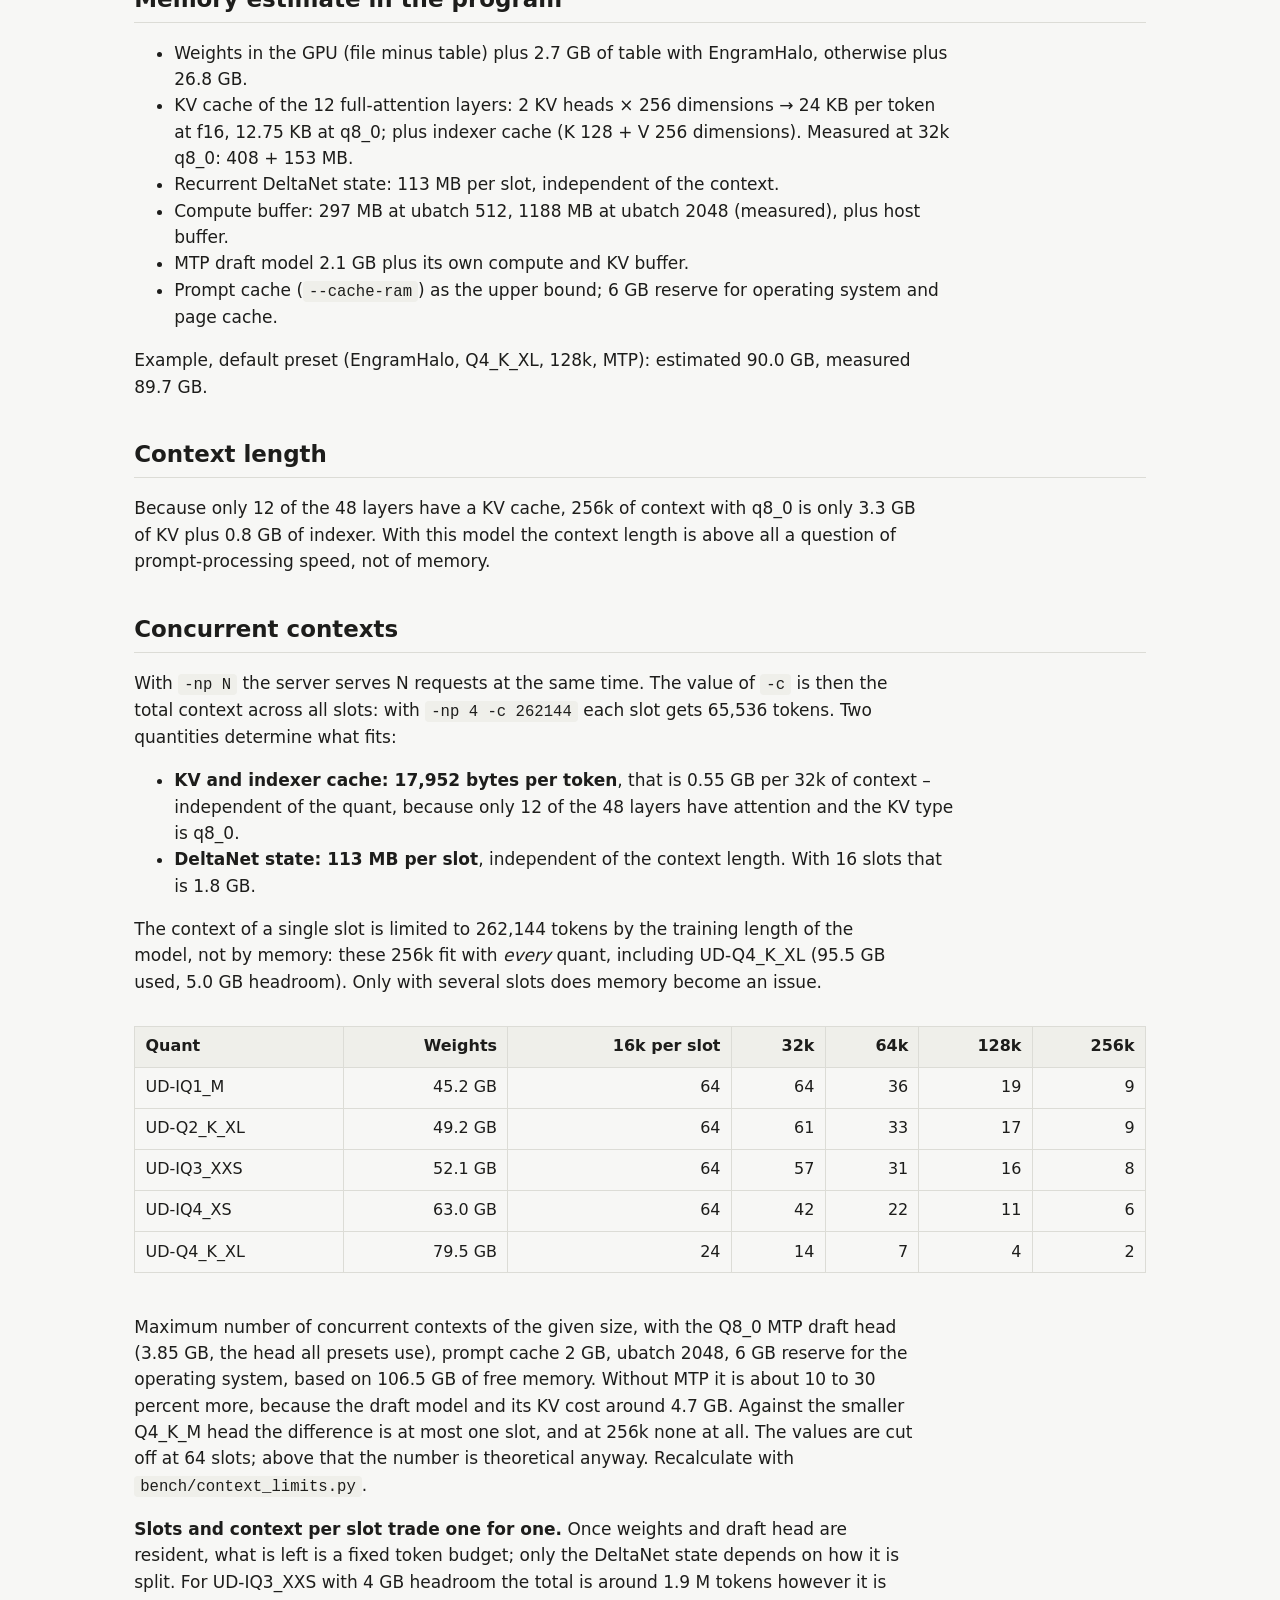
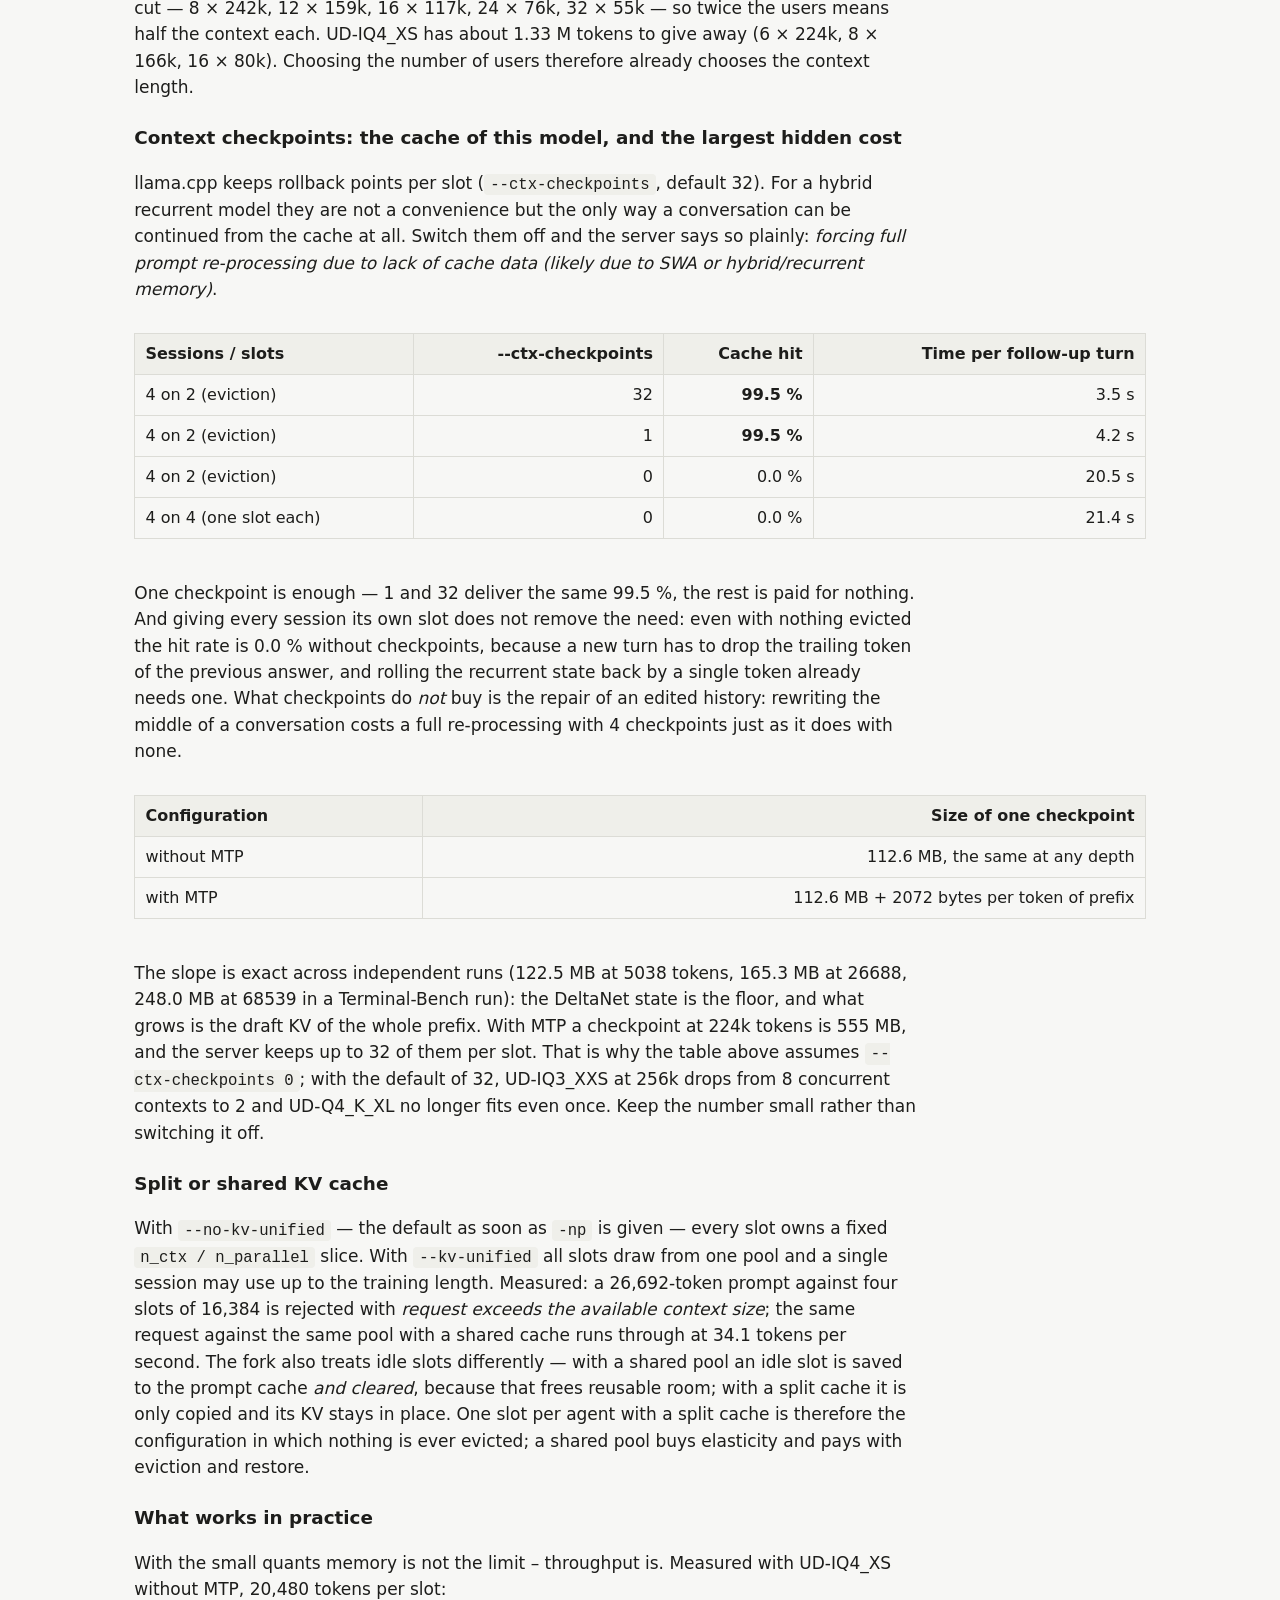
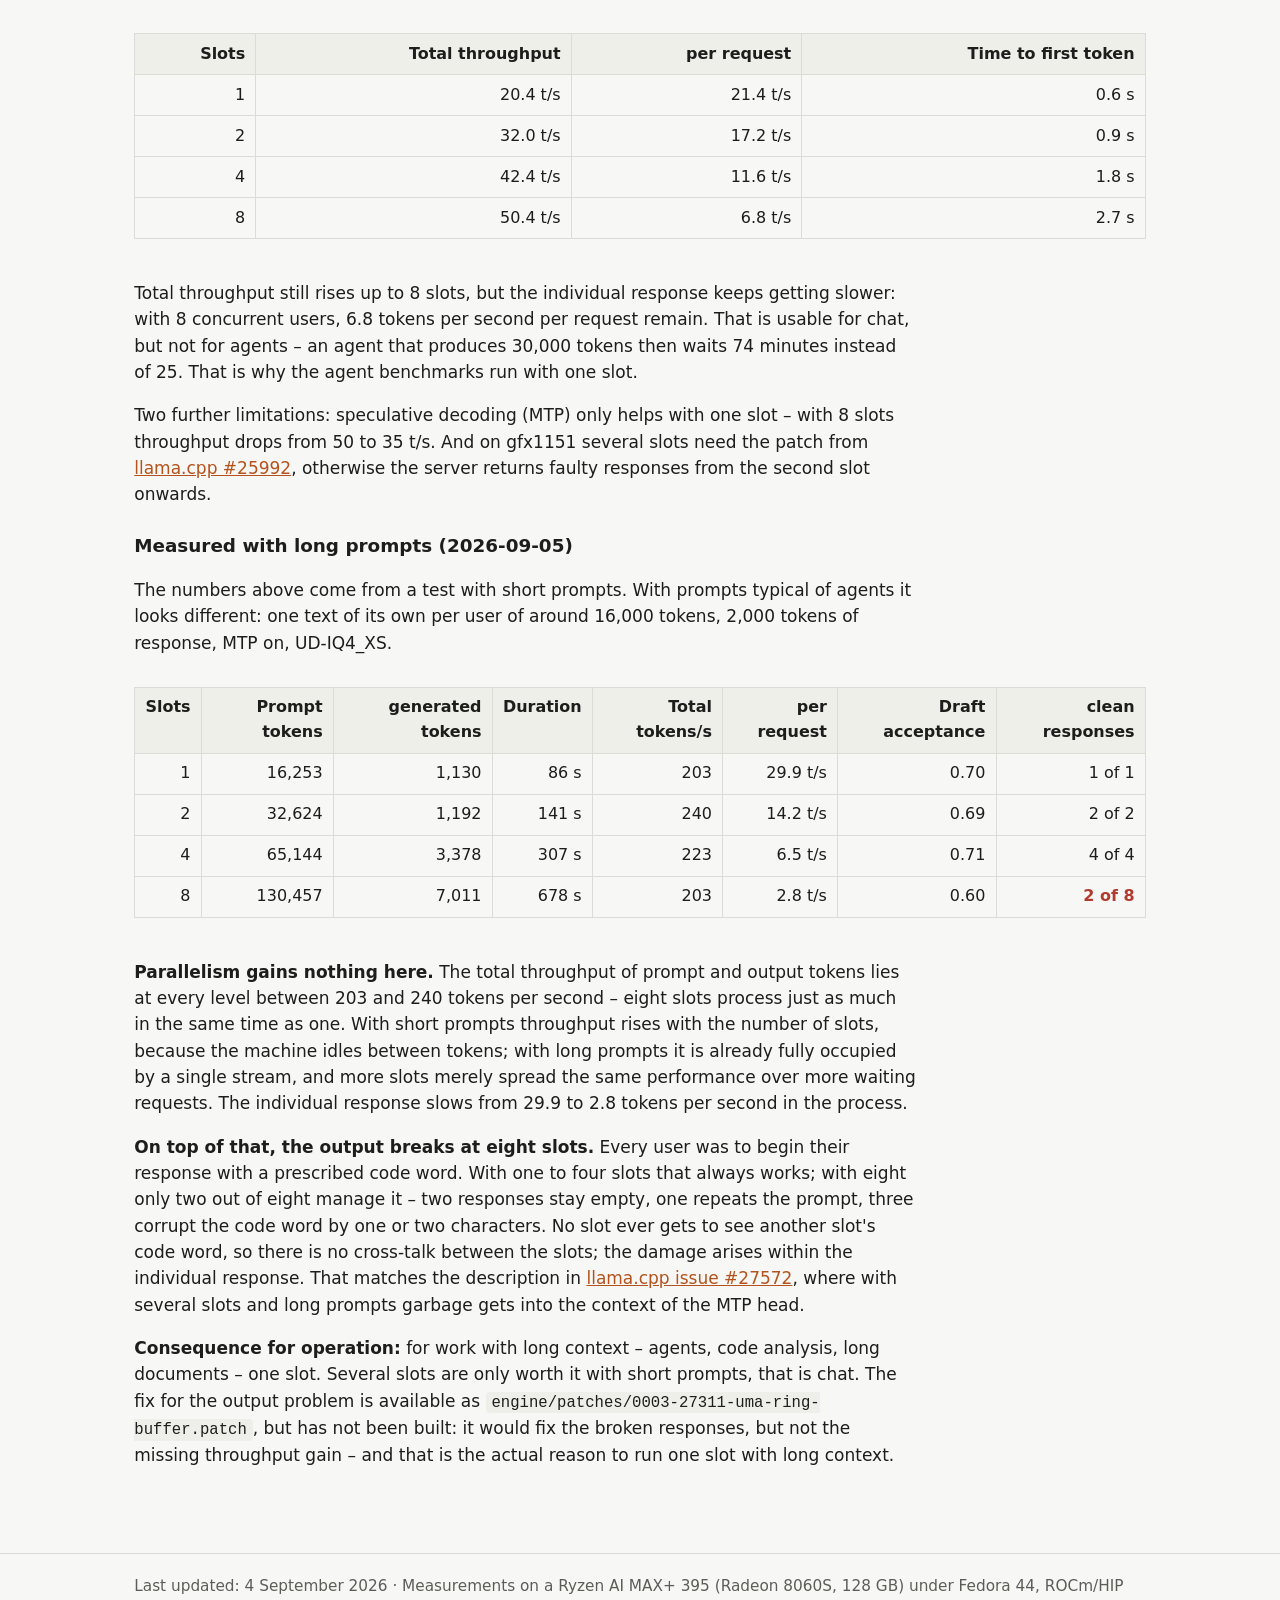
<file: docs/memory.html>
<!doctype html>
<html lang="en">
<head>
<meta charset="utf-8">
<meta name="viewport" content="width=device-width, initial-scale=1">
<title>Memory · Qwen3.8-Flash-Next on Strix Halo</title>
<meta name="description" content="Documentation of the decisions, measurements and sources for running Qwen3.8-Flash-Next with llama.cpp on AMD Strix Halo.">
<link rel="stylesheet" href="style.css">
</head>
<body>
<header><div class="wrap"><a class="brand" href="index.html">Qwen3.8-Flash-Next on Strix Halo</a><nav><a href="index.html">Overview</a><a href="decisions.html">Decisions</a><a href="memory.html" aria-current="page">Memory</a><a href="measurements.html">Measurements</a><a href="terminal-bench.html">Terminal-Bench</a><a href="guide.html">Guide</a><a href="research.html">Research & sources</a><a class="gh" href="https://github.com/kksoftwareag/strix-halo-qwen-3.8-flash-next" rel="noopener"><svg viewBox="0 0 16 16" aria-hidden="true"><path d="M8 0C3.58 0 0 3.58 0 8c0 3.54 2.29 6.53 5.47 7.59.4.07.55-.17.55-.38 0-.19-.01-.82-.01-1.49-2.01.37-2.53-.49-2.69-.94-.09-.23-.48-.94-.82-1.13-.28-.15-.68-.52-.01-.53.63-.01 1.08.58 1.23.82.72 1.21 1.87.87 2.33.66.07-.52.28-.87.51-1.07-1.78-.2-3.64-.89-3.64-3.95 0-.87.31-1.59.82-2.15-.08-.2-.36-1.02.08-2.12 0 0 .67-.21 2.2.82.64-.18 1.32-.27 2-.27s1.36.09 2 .27c1.53-1.04 2.2-.82 2.2-.82.44 1.1.16 1.92.08 2.12.51.56.82 1.27.82 2.15 0 3.07-1.87 3.75-3.65 3.95.29.25.54.73.54 1.48 0 1.07-.01 1.93-.01 2.2 0 .21.15.46.55.38A8.01 8.01 0 0 0 16 8c0-4.42-3.58-8-8-8Z"/></svg>GitHub</a></nav></div></header>
<main><div class="wrap">
<h1>Memory</h1>
<p class="lead">Memory model on unified-memory systems, size of the quantizations, behavior of the embedding table per engine, and how the memory requirement is calculated.</p>

<h2>Memory split on Strix Halo</h2>
<p>A Strix Halo has one memory shared by CPU and GPU. On the test machine the operating system sees 109.7 GB;
of that the GPU gets 16 GB fixed (VRAM) and may use the rest as GTT. Everything shares the same physical RAM:
weights, KV cache, compute buffers, the embedding table, the page cache and the operating system.</p>

<div class="note">GTT memory does not show up in the RSS of the process. Tools such as <code>top</code> therefore report usage
50 to 80 GB too low. <code>MemAvailable</code> from <code>/proc/meminfo</code> is reliable.</div>

<h2>Quantizations</h2>
<div class="tablewrap"><table>
<tr><th>Quant</th><th class="num">File</th><th class="num">of which experts</th><th class="num">Weights in GPU</th><th class="num">KLD</th><th class="num">Top-1</th></tr>
<tr><td>UD-Q2_K_XL</td><td class="num">73.4 GB</td><td class="num">42.9</td><td class="num">46.6</td><td class="num">0.225</td><td class="num">82.7%</td></tr>
<tr><td>UD-IQ3_XXS</td><td class="num">76.3 GB</td><td class="num">45.3</td><td class="num">49.5</td><td class="num">0.165</td><td class="num">85.4%</td></tr>
<tr><td>UD-IQ4_XS</td><td class="num">87.2 GB</td><td class="num">55.4</td><td class="num">60.4</td><td class="num">0.084</td><td class="num">89.6%</td></tr>
<tr><td>UD-Q4_K_XL</td><td class="num">103.7 GB</td><td class="num">71.7</td><td class="num">76.9</td><td class="num">0.047</td><td class="num">92.3%</td></tr>
</table></div>
<p>All four contain the same <code>per_layer_token_embd</code> table: 160 × 320 million entries, IQ4_NL, 26.8 GB.
The only difference between the quants is the precision of the routed experts. (GB here means GiB; unsloth
states decimal GB.)</p>

<h2>Embedding table per engine and load mode</h2>
<div class="tablewrap"><table>
<tr><th>Engine and load mode</th><th>Table</th><th>Load time Q4_K_XL</th><th>Requirement Q4_K_XL + MTP</th></tr>
<tr><td>llama.cpp, <code>--load-mode auto</code></td><td>entirely in RAM (28 GB anonymous)</td><td>28 s</td><td class="bad">over 107 GB → OOM</td></tr>
<tr><td>llama.cpp, <code>--load-mode mmap</code></td><td>lazy (page cache)</td><td class="bad">140 minutes</td><td>≈ 82 GB</td></tr>
<tr><td>EngramHalo, <code>-lm none</code></td><td>lazy, 2.7 GB resident</td><td class="ok">28 s</td><td class="ok">84.7 GB</td></tr>
<tr><td>EngramHalo, <code>-lm mmap</code></td><td>lazy</td><td class="ok">39 s</td><td class="ok">83.4 GB</td></tr>
</table></div>
<p>Cause of the long mmap load time on the stock fork: the weights are read page by page via page faults, without readahead,
and the page cache competes with the GTT for the same RAM. As soon as the model no longer fits into memory twice,
pages are evicted and read again: 149 GB of reads for a 104 GB file. EngramHalo issues readahead hints
and frees the page cache behind the upload.</p>

<h2>Memory estimate in the program</h2>
<ul>
<li>Weights in the GPU (file minus table) plus 2.7 GB of table with EngramHalo, otherwise plus 26.8 GB.</li>
<li>KV cache of the 12 full-attention layers: 2 KV heads × 256 dimensions → 24 KB per token at f16, 12.75 KB at q8_0;
plus indexer cache (K 128 + V 256 dimensions). Measured at 32k q8_0: 408 + 153 MB.</li>
<li>Recurrent DeltaNet state: 113 MB per slot, independent of the context.</li>
<li>Compute buffer: 297 MB at ubatch 512, 1188 MB at ubatch 2048 (measured), plus host buffer.</li>
<li>MTP draft model 2.1 GB plus its own compute and KV buffer.</li>
<li>Prompt cache (<code>--cache-ram</code>) as the upper bound; 6 GB reserve for operating system and page cache.</li>
</ul>
<p>Example, default preset (EngramHalo, Q4_K_XL, 128k, MTP): estimated 90.0 GB, measured 89.7 GB.</p>

<h2>Context length</h2>
<p>Because only 12 of the 48 layers have a KV cache, 256k of context with q8_0 is only 3.3 GB of KV plus 0.8 GB of indexer.
With this model the context length is above all a question of prompt-processing speed, not of memory.</p>

<h2>Concurrent contexts</h2>
<p>With <code>-np N</code> the server serves N requests at the same time. The value of <code>-c</code> is then the
total context across all slots: with <code>-np 4 -c 262144</code> each slot gets 65,536 tokens. Two quantities determine
what fits:</p>
<ul>
<li><strong>KV and indexer cache: 17,952 bytes per token</strong>, that is 0.55 GB per 32k of context – independent of the quant,
because only 12 of the 48 layers have attention and the KV type is q8_0.</li>
<li><strong>DeltaNet state: 113 MB per slot</strong>, independent of the context length. With 16 slots that is 1.8 GB.</li>
</ul>
<p>The context of a single slot is limited to 262,144 tokens by the training length of the model, not by
memory: these 256k fit with <em>every</em> quant, including UD-Q4_K_XL (95.5 GB used, 5.0 GB headroom).
Only with several slots does memory become an issue.</p>

<div class="tablewrap"><table>
<thead><tr><th>Quant</th><th class="num">Weights</th><th class="num">16k per slot</th><th class="num">32k</th><th class="num">64k</th><th class="num">128k</th><th class="num">256k</th></tr></thead>
<tbody>
<tr><td>UD-IQ1_M</td><td class="num">45.2 GB</td><td class="num">64</td><td class="num">64</td><td class="num">36</td><td class="num">19</td><td class="num">9</td></tr>
<tr><td>UD-Q2_K_XL</td><td class="num">49.2 GB</td><td class="num">64</td><td class="num">61</td><td class="num">33</td><td class="num">17</td><td class="num">9</td></tr>
<tr><td>UD-IQ3_XXS</td><td class="num">52.1 GB</td><td class="num">64</td><td class="num">57</td><td class="num">31</td><td class="num">16</td><td class="num">8</td></tr>
<tr><td>UD-IQ4_XS</td><td class="num">63.0 GB</td><td class="num">64</td><td class="num">42</td><td class="num">22</td><td class="num">11</td><td class="num">6</td></tr>
<tr><td>UD-Q4_K_XL</td><td class="num">79.5 GB</td><td class="num">24</td><td class="num">14</td><td class="num">7</td><td class="num">4</td><td class="num">2</td></tr>
</tbody></table></div>
<p class="sub">Maximum number of concurrent contexts of the given size, with the Q8_0 MTP draft head (3.85 GB, the head
all presets use), prompt cache 2 GB, ubatch 2048, 6 GB reserve for the operating system, based on 106.5 GB of free
memory. Without MTP it is about 10 to 30 percent more, because the draft model and its KV cost around 4.7 GB. Against
the smaller Q4_K_M head the difference is at most one slot, and at 256k none at all. The values are cut off at 64
slots; above that the number is theoretical anyway. Recalculate with <code>bench/context_limits.py</code>.</p>

<p><strong>Slots and context per slot trade one for one.</strong> Once weights and draft head are resident, what is
left is a fixed token budget; only the DeltaNet state depends on how it is split. For UD-IQ3_XXS with 4 GB headroom
the total is around 1.9 M tokens however it is cut — 8 × 242k, 12 × 159k, 16 × 117k, 24 × 76k, 32 × 55k — so twice
the users means half the context each. UD-IQ4_XS has about 1.33 M tokens to give away (6 × 224k, 8 × 166k, 16 × 80k).
Choosing the number of users therefore already chooses the context length.</p>

<h3>Context checkpoints: the cache of this model, and the largest hidden cost</h3>
<p>llama.cpp keeps rollback points per slot (<code>--ctx-checkpoints</code>, default 32). For a hybrid recurrent
model they are not a convenience but the only way a conversation can be continued from the cache at all. Switch them
off and the server says so plainly: <em>forcing full prompt re-processing due to lack of cache data (likely due to
SWA or hybrid/recurrent memory)</em>.</p>
<div class="tablewrap"><table>
<thead><tr><th>Sessions / slots</th><th class="num">--ctx-checkpoints</th><th class="num">Cache hit</th><th class="num">Time per follow-up turn</th></tr></thead>
<tbody>
<tr><td>4 on 2 (eviction)</td><td class="num">32</td><td class="num"><strong>99.5 %</strong></td><td class="num">3.5 s</td></tr>
<tr><td>4 on 2 (eviction)</td><td class="num">1</td><td class="num"><strong>99.5 %</strong></td><td class="num">4.2 s</td></tr>
<tr><td>4 on 2 (eviction)</td><td class="num">0</td><td class="num">0.0 %</td><td class="num">20.5 s</td></tr>
<tr><td>4 on 4 (one slot each)</td><td class="num">0</td><td class="num">0.0 %</td><td class="num">21.4 s</td></tr>
</tbody></table></div>
<p>One checkpoint is enough — 1 and 32 deliver the same 99.5 %, the rest is paid for nothing. And giving every
session its own slot does not remove the need: even with nothing evicted the hit rate is 0.0 % without checkpoints,
because a new turn has to drop the trailing token of the previous answer, and rolling the recurrent state back by a
single token already needs one. What checkpoints do <em>not</em> buy is the repair of an edited history: rewriting
the middle of a conversation costs a full re-processing with 4 checkpoints just as it does with none.</p>
<div class="tablewrap"><table>
<thead><tr><th>Configuration</th><th class="num">Size of one checkpoint</th></tr></thead>
<tbody>
<tr><td>without MTP</td><td class="num">112.6 MB, the same at any depth</td></tr>
<tr><td>with MTP</td><td class="num">112.6 MB + 2072 bytes per token of prefix</td></tr>
</tbody></table></div>
<p>The slope is exact across independent runs (122.5 MB at 5038 tokens, 165.3 MB at 26688, 248.0 MB at 68539 in a
Terminal-Bench run): the DeltaNet state is the floor, and what grows is the draft KV of the whole prefix. With MTP a
checkpoint at 224k tokens is 555 MB, and the server keeps up to 32 of them per slot. That is why the table above
assumes <code>--ctx-checkpoints 0</code>; with the default of 32, UD-IQ3_XXS at 256k drops from 8 concurrent contexts
to 2 and UD-Q4_K_XL no longer fits even once. Keep the number small rather than switching it off.</p>

<h3>Split or shared KV cache</h3>
<p>With <code>--no-kv-unified</code> — the default as soon as <code>-np</code> is given — every slot owns a fixed
<code>n_ctx / n_parallel</code> slice. With <code>--kv-unified</code> all slots draw from one pool and a single
session may use up to the training length. Measured: a 26,692-token prompt against four slots of 16,384 is rejected
with <em>request exceeds the available context size</em>; the same request against the same pool with a shared cache
runs through at 34.1 tokens per second. The fork also treats idle slots differently — with a shared pool an idle
slot is saved to the prompt cache <em>and cleared</em>, because that frees reusable room; with a split cache it is
only copied and its KV stays in place. One slot per agent with a split cache is therefore the configuration in which
nothing is ever evicted; a shared pool buys elasticity and pays with eviction and restore.</p>

<h3>What works in practice</h3>
<p>With the small quants memory is not the limit – throughput is. Measured with UD-IQ4_XS without MTP,
20,480 tokens per slot:</p>
<div class="tablewrap"><table>
<thead><tr><th class="num">Slots</th><th class="num">Total throughput</th><th class="num">per request</th><th class="num">Time to first token</th></tr></thead>
<tbody>
<tr><td class="num">1</td><td class="num">20.4 t/s</td><td class="num">21.4 t/s</td><td class="num">0.6 s</td></tr>
<tr><td class="num">2</td><td class="num">32.0 t/s</td><td class="num">17.2 t/s</td><td class="num">0.9 s</td></tr>
<tr><td class="num">4</td><td class="num">42.4 t/s</td><td class="num">11.6 t/s</td><td class="num">1.8 s</td></tr>
<tr><td class="num">8</td><td class="num">50.4 t/s</td><td class="num">6.8 t/s</td><td class="num">2.7 s</td></tr>
</tbody></table></div>
<p>Total throughput still rises up to 8 slots, but the individual response keeps getting slower: with 8 concurrent
users, 6.8 tokens per second per request remain. That is usable for chat, but not for agents – an agent that
produces 30,000 tokens then waits 74 minutes instead of 25. That is why the agent benchmarks run with one slot.</p>
<p>Two further limitations: speculative decoding (MTP) only helps with one slot – with 8 slots throughput drops
from 50 to 35 t/s. And on gfx1151 several slots need the patch from
<a href="https://github.com/ggml-org/llama.cpp/issues/25992">llama.cpp #25992</a>, otherwise the server returns
faulty responses from the second slot onwards.</p>

<h3>Measured with long prompts (2026-09-05)</h3>
<p>The numbers above come from a test with short prompts. With prompts typical of agents it looks different:
one text of its own per user of around 16,000 tokens, 2,000 tokens of response, MTP on, UD-IQ4_XS.</p>
<div class="tablewrap"><table>
<thead><tr><th class="num">Slots</th><th class="num">Prompt tokens</th><th class="num">generated tokens</th><th class="num">Duration</th><th class="num">Total tokens/s</th><th class="num">per request</th><th class="num">Draft acceptance</th><th class="num">clean responses</th></tr></thead>
<tbody>
<tr><td class="num">1</td><td class="num">16,253</td><td class="num">1,130</td><td class="num">86 s</td><td class="num">203</td><td class="num">29.9 t/s</td><td class="num">0.70</td><td class="num">1 of 1</td></tr>
<tr><td class="num">2</td><td class="num">32,624</td><td class="num">1,192</td><td class="num">141 s</td><td class="num">240</td><td class="num">14.2 t/s</td><td class="num">0.69</td><td class="num">2 of 2</td></tr>
<tr><td class="num">4</td><td class="num">65,144</td><td class="num">3,378</td><td class="num">307 s</td><td class="num">223</td><td class="num">6.5 t/s</td><td class="num">0.71</td><td class="num">4 of 4</td></tr>
<tr><td class="num">8</td><td class="num">130,457</td><td class="num">7,011</td><td class="num">678 s</td><td class="num">203</td><td class="num">2.8 t/s</td><td class="num">0.60</td><td class="num bad">2 of 8</td></tr>
</tbody></table></div>
<p><strong>Parallelism gains nothing here.</strong> The total throughput of prompt and output tokens lies at every
level between 203 and 240 tokens per second – eight slots process just as much in the same time as one. With
short prompts throughput rises with the number of slots, because the machine idles between tokens; with long
prompts it is already fully occupied by a single stream, and more slots merely spread the same performance over more waiting requests.
The individual response slows from 29.9 to 2.8 tokens per second in the process.</p>
<p><strong>On top of that, the output breaks at eight slots.</strong> Every user was to begin their response with a
prescribed code word. With one to four slots that always works; with eight only two out of eight manage it –
two responses stay empty, one repeats the prompt, three corrupt the code word by one or two characters. No
slot ever gets to see another slot's code word, so there is no cross-talk between the slots; the damage
arises within the individual response. That matches the description in
<a href="https://github.com/ggml-org/llama.cpp/issues/27572">llama.cpp issue #27572</a>, where with several slots and
long prompts garbage gets into the context of the MTP head.</p>
<p><strong>Consequence for operation:</strong> for work with long context – agents, code analysis, long documents – one
slot. Several slots are only worth it with short prompts, that is chat. The fix for the output problem is available as
<code>engine/patches/0003-27311-uma-ring-buffer.patch</code>, but has not been built: it would fix the broken
responses, but not the missing throughput gain – and that is the actual reason to run one slot with long
context.</p>

</div></main>
<footer><div class="wrap">Last updated: 4 September 2026 · Measurements on a Ryzen AI MAX+ 395 (Radeon 8060S, 128 GB) under Fedora 44, ROCm/HIP 7.1 · Project: <a href="https://github.com/kksoftwareag/strix-halo-qwen-3.8-flash-next">kksoftwareag/strix-halo-qwen-3.8-flash-next</a> · These pages live in the <code>docs/</code> folder of the project</div></footer>
</body>
</html>
</file>
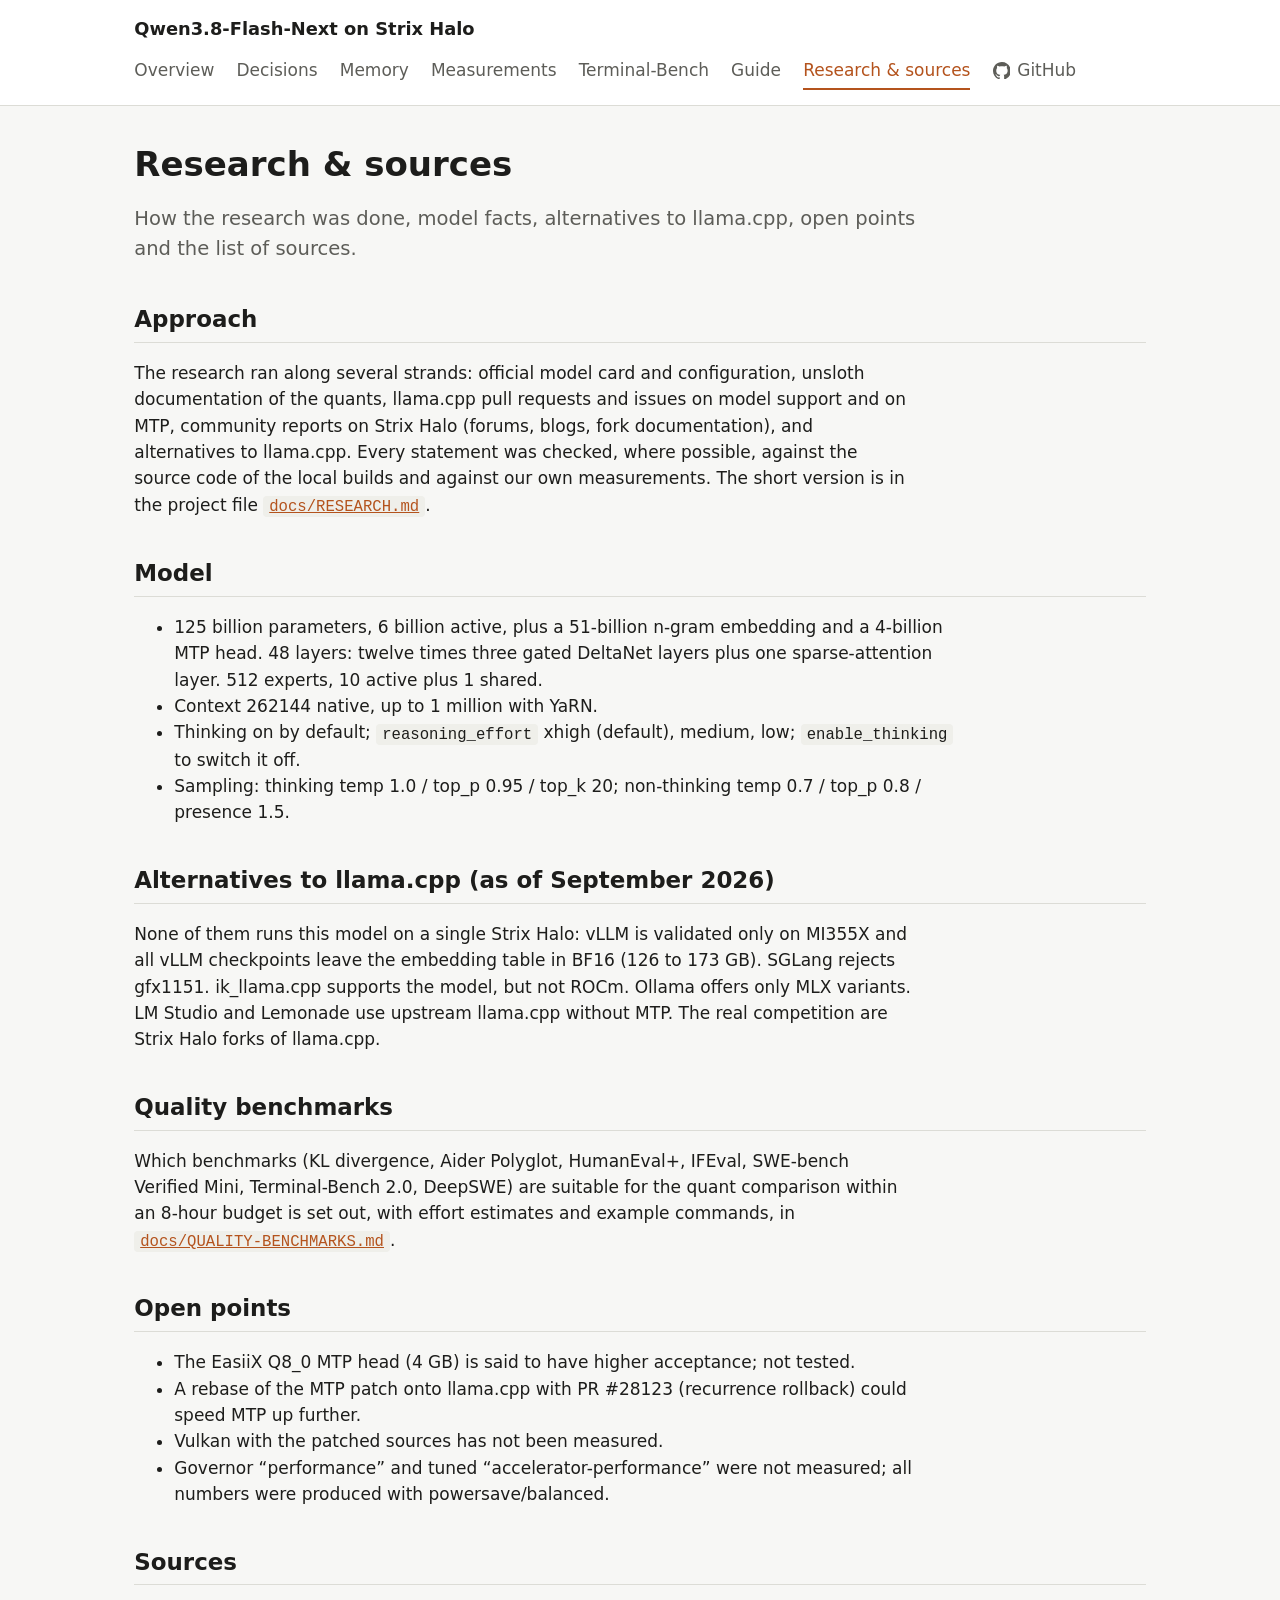
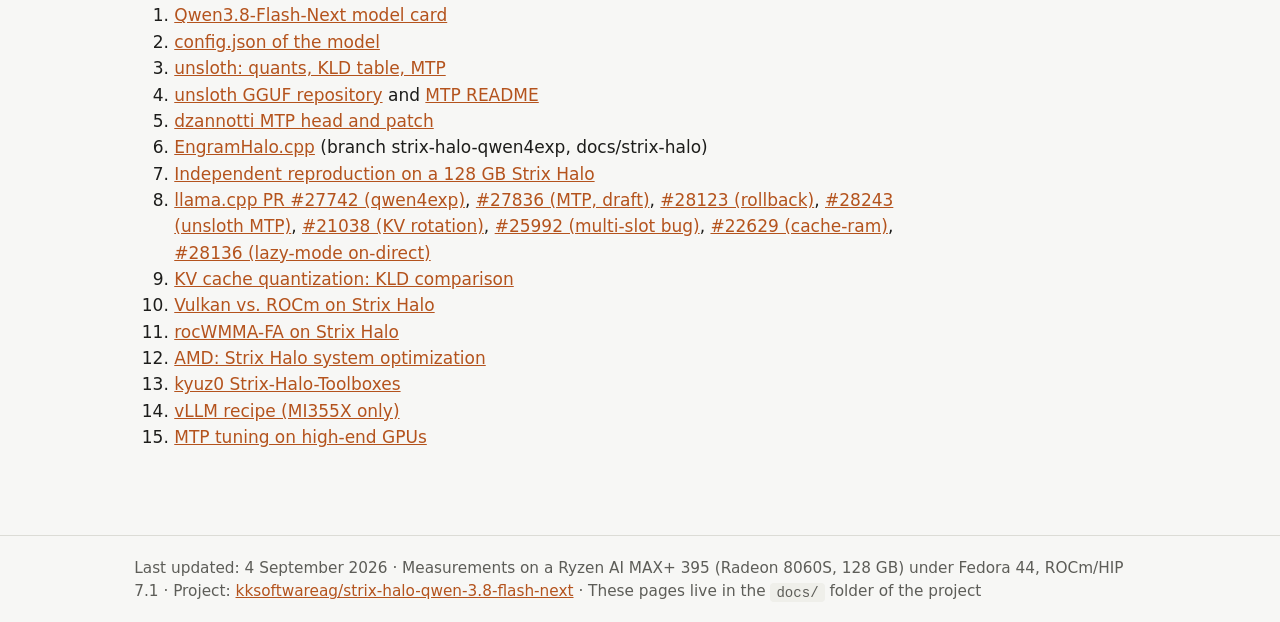
<file: docs/research.html>
<!doctype html>
<html lang="en">
<head>
<meta charset="utf-8">
<meta name="viewport" content="width=device-width, initial-scale=1">
<title>Research & sources · Qwen3.8-Flash-Next on Strix Halo</title>
<meta name="description" content="Documentation of the decisions, measurements and sources for running Qwen3.8-Flash-Next with llama.cpp on AMD Strix Halo.">
<link rel="stylesheet" href="style.css">
</head>
<body>
<header><div class="wrap"><a class="brand" href="index.html">Qwen3.8-Flash-Next on Strix Halo</a><nav><a href="index.html">Overview</a><a href="decisions.html">Decisions</a><a href="memory.html">Memory</a><a href="measurements.html">Measurements</a><a href="terminal-bench.html">Terminal-Bench</a><a href="guide.html">Guide</a><a href="research.html" aria-current="page">Research & sources</a><a class="gh" href="https://github.com/kksoftwareag/strix-halo-qwen-3.8-flash-next" rel="noopener"><svg viewBox="0 0 16 16" aria-hidden="true"><path d="M8 0C3.58 0 0 3.58 0 8c0 3.54 2.29 6.53 5.47 7.59.4.07.55-.17.55-.38 0-.19-.01-.82-.01-1.49-2.01.37-2.53-.49-2.69-.94-.09-.23-.48-.94-.82-1.13-.28-.15-.68-.52-.01-.53.63-.01 1.08.58 1.23.82.72 1.21 1.87.87 2.33.66.07-.52.28-.87.51-1.07-1.78-.2-3.64-.89-3.64-3.95 0-.87.31-1.59.82-2.15-.08-.2-.36-1.02.08-2.12 0 0 .67-.21 2.2.82.64-.18 1.32-.27 2-.27s1.36.09 2 .27c1.53-1.04 2.2-.82 2.2-.82.44 1.1.16 1.92.08 2.12.51.56.82 1.27.82 2.15 0 3.07-1.87 3.75-3.65 3.95.29.25.54.73.54 1.48 0 1.07-.01 1.93-.01 2.2 0 .21.15.46.55.38A8.01 8.01 0 0 0 16 8c0-4.42-3.58-8-8-8Z"/></svg>GitHub</a></nav></div></header>
<main><div class="wrap">
<h1>Research & sources</h1>
<p class="lead">How the research was done, model facts, alternatives to llama.cpp, open points and the list of sources.</p>

<h2>Approach</h2>
<p>The research ran along several strands: official model card and configuration, unsloth documentation of the quants,
llama.cpp pull requests and issues on model support and on MTP, community reports on Strix Halo (forums, blogs,
fork documentation), and alternatives to llama.cpp. Every statement was checked, where possible, against the source code of the local
builds and against our own measurements. The short version is in the project file <a href="RESEARCH.md"><code>docs/RESEARCH.md</code></a>.</p>

<h2>Model</h2>
<ul>
<li>125 billion parameters, 6 billion active, plus a 51-billion n-gram embedding and a 4-billion MTP head. 48 layers:
twelve times three gated DeltaNet layers plus one sparse-attention layer. 512 experts, 10 active plus 1 shared.</li>
<li>Context 262144 native, up to 1 million with YaRN.</li>
<li>Thinking on by default; <code>reasoning_effort</code> xhigh (default), medium, low; <code>enable_thinking</code> to switch it off.</li>
<li>Sampling: thinking temp 1.0 / top_p 0.95 / top_k 20; non-thinking temp 0.7 / top_p 0.8 / presence 1.5.</li>
</ul>

<h2>Alternatives to llama.cpp (as of September 2026)</h2>
<p>None of them runs this model on a single Strix Halo: vLLM is validated only on MI355X and all vLLM checkpoints
leave the embedding table in BF16 (126 to 173 GB). SGLang rejects gfx1151. ik_llama.cpp supports the model, but not
ROCm. Ollama offers only MLX variants. LM Studio and Lemonade use upstream llama.cpp without MTP. The real competition
are Strix Halo forks of llama.cpp.</p>

<h2>Quality benchmarks</h2>
<p>Which benchmarks (KL divergence, Aider Polyglot, HumanEval+, IFEval, SWE-bench Verified Mini, Terminal-Bench 2.0, DeepSWE)
are suitable for the quant comparison within an 8-hour budget is set out, with effort estimates and example commands, in
<a href="QUALITY-BENCHMARKS.md"><code>docs/QUALITY-BENCHMARKS.md</code></a>.</p>

<h2>Open points</h2>
<ul>
<li>The EasiiX Q8_0 MTP head (4 GB) is said to have higher acceptance; not tested.</li>
<li>A rebase of the MTP patch onto llama.cpp with PR #28123 (recurrence rollback) could speed MTP up further.</li>
<li>Vulkan with the patched sources has not been measured.</li>
<li>Governor “performance” and tuned “accelerator-performance” were not measured; all numbers were produced with powersave/balanced.</li>
</ul>

<h2>Sources</h2>
<ol>
<li><a href="https://huggingface.co/Qwen/Qwen3.8-Flash-Next">Qwen3.8-Flash-Next model card</a></li>
<li><a href="https://huggingface.co/Qwen/Qwen3.8-Flash-Next/raw/main/config.json">config.json of the model</a></li>
<li><a href="https://unsloth.ai/docs/models/qwen3.8-next">unsloth: quants, KLD table, MTP</a></li>
<li><a href="https://huggingface.co/unsloth/Qwen3.8-Flash-Next-GGUF">unsloth GGUF repository</a> and <a href="https://huggingface.co/unsloth/Qwen3.8-Flash-Next-GGUF/blob/main/MTP/README.md">MTP README</a></li>
<li><a href="https://huggingface.co/dzannotti/Qwen3.8-Flash-Next-MTP-GGUF">dzannotti MTP head and patch</a></li>
<li><a href="https://github.com/Aristo94/EngramHalo.cpp">EngramHalo.cpp</a> (branch strix-halo-qwen4exp, docs/strix-halo)</li>
<li><a href="https://github.com/abliter8-ai/qwen-3.8-next-flash-amd-strix-halo">Independent reproduction on a 128 GB Strix Halo</a></li>
<li><a href="https://github.com/ggml-org/llama.cpp/pull/27742">llama.cpp PR #27742 (qwen4exp)</a>, <a href="https://github.com/ggml-org/llama.cpp/pull/27836">#27836 (MTP, draft)</a>, <a href="https://github.com/ggml-org/llama.cpp/pull/28123">#28123 (rollback)</a>, <a href="https://github.com/ggml-org/llama.cpp/pull/28243">#28243 (unsloth MTP)</a>, <a href="https://github.com/ggml-org/llama.cpp/pull/21038">#21038 (KV rotation)</a>, <a href="https://github.com/ggml-org/llama.cpp/issues/25992">#25992 (multi-slot bug)</a>, <a href="https://github.com/ggml-org/llama.cpp/issues/22629">#22629 (cache-ram)</a>, <a href="https://github.com/ggml-org/llama.cpp/pull/28136">#28136 (lazy-mode on-direct)</a></li>
<li><a href="https://github.com/ggml-org/llama.cpp/discussions/23470">KV cache quantization: KLD comparison</a></li>
<li><a href="https://www.soothill.io/blog/2026/08/03/llamacpp-vulkan-vs-rocm-strix-halo/">Vulkan vs. ROCm on Strix Halo</a></li>
<li><a href="https://github.com/lemonade-sdk/lemonade/issues/2624">rocWMMA-FA on Strix Halo</a></li>
<li><a href="https://rocmdocs.amd.com/en/develop/how-to/system-optimization/strixhalo.html">AMD: Strix Halo system optimization</a></li>
<li><a href="https://github.com/kyuz0/amd-strix-halo-toolboxes">kyuz0 Strix-Halo-Toolboxes</a></li>
<li><a href="https://recipes.vllm.ai/Qwen/Qwen3.8-Flash-Next">vLLM recipe (MI355X only)</a></li>
<li><a href="https://github.com/ggml-org/llama.cpp/discussions/25198">MTP tuning on high-end GPUs</a></li>
</ol>

</div></main>
<footer><div class="wrap">Last updated: 4 September 2026 · Measurements on a Ryzen AI MAX+ 395 (Radeon 8060S, 128 GB) under Fedora 44, ROCm/HIP 7.1 · Project: <a href="https://github.com/kksoftwareag/strix-halo-qwen-3.8-flash-next">kksoftwareag/strix-halo-qwen-3.8-flash-next</a> · These pages live in the <code>docs/</code> folder of the project</div></footer>
</body>
</html>
</file>
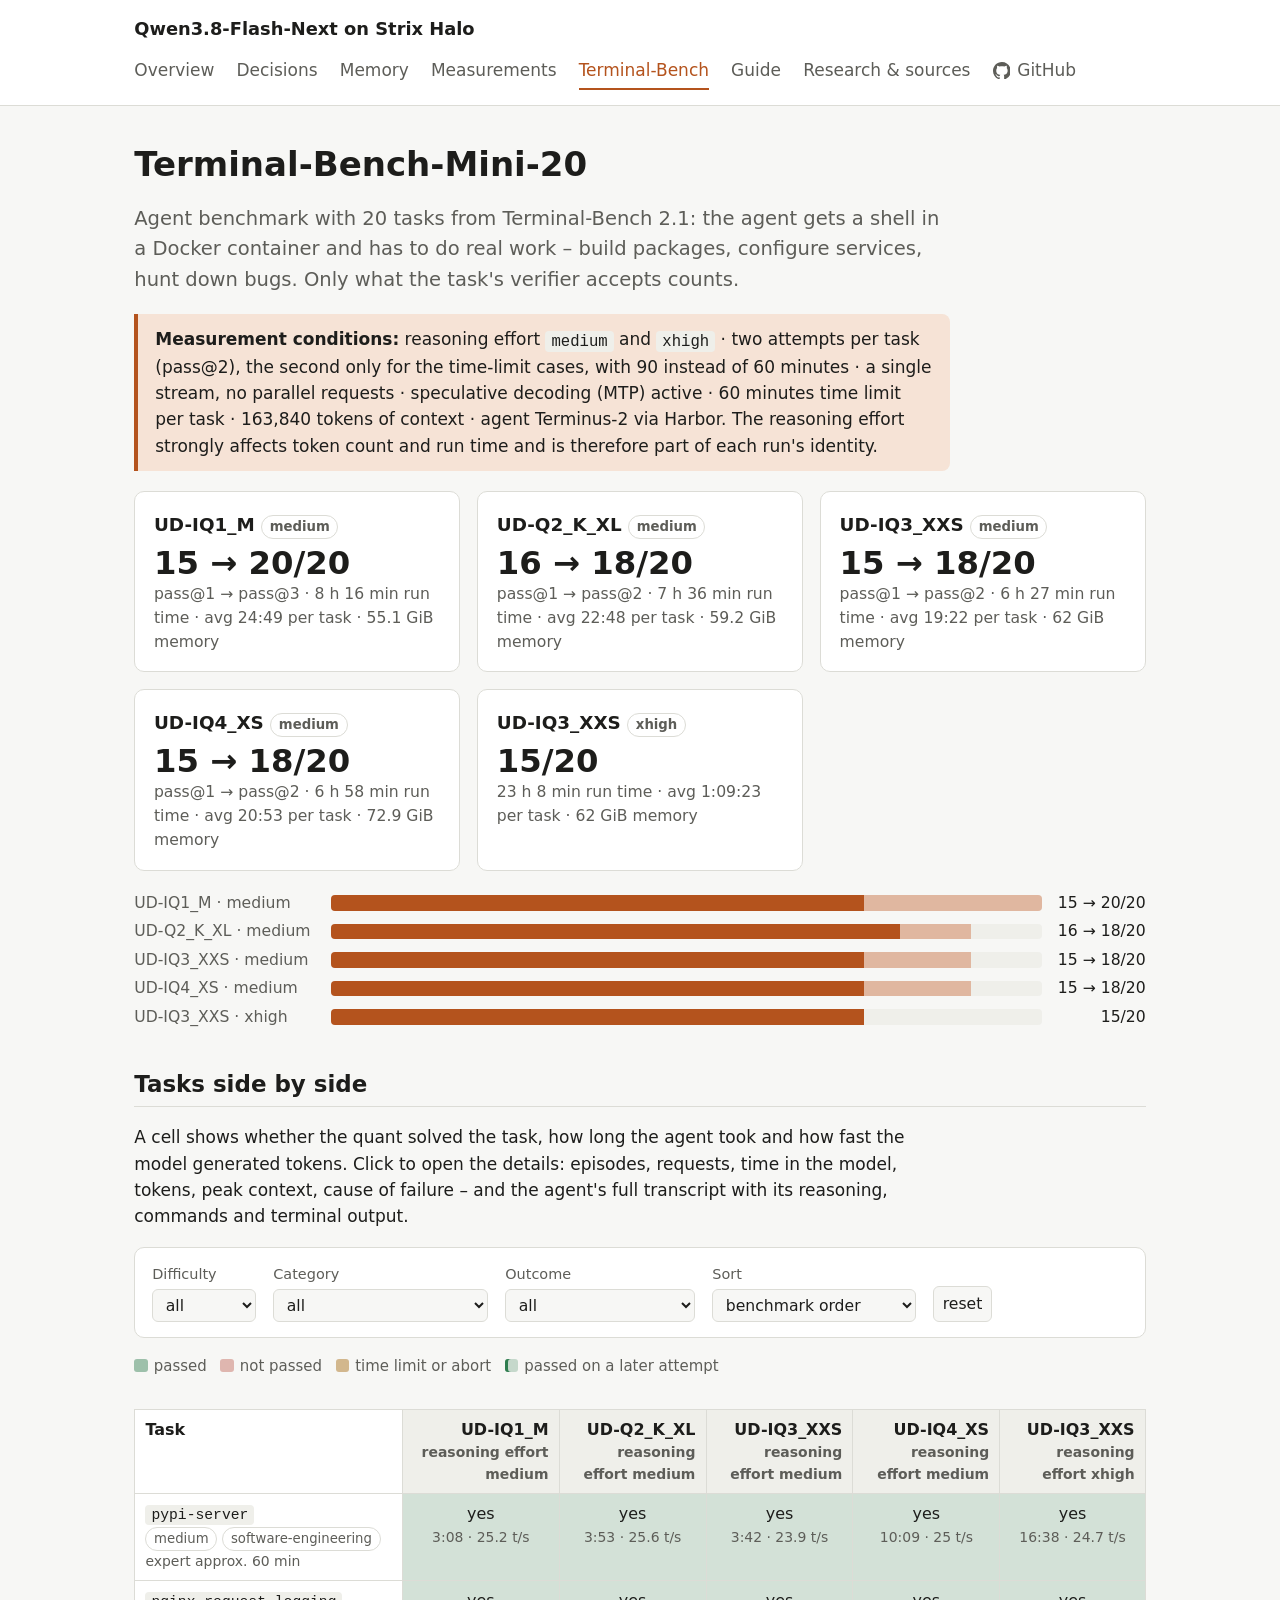
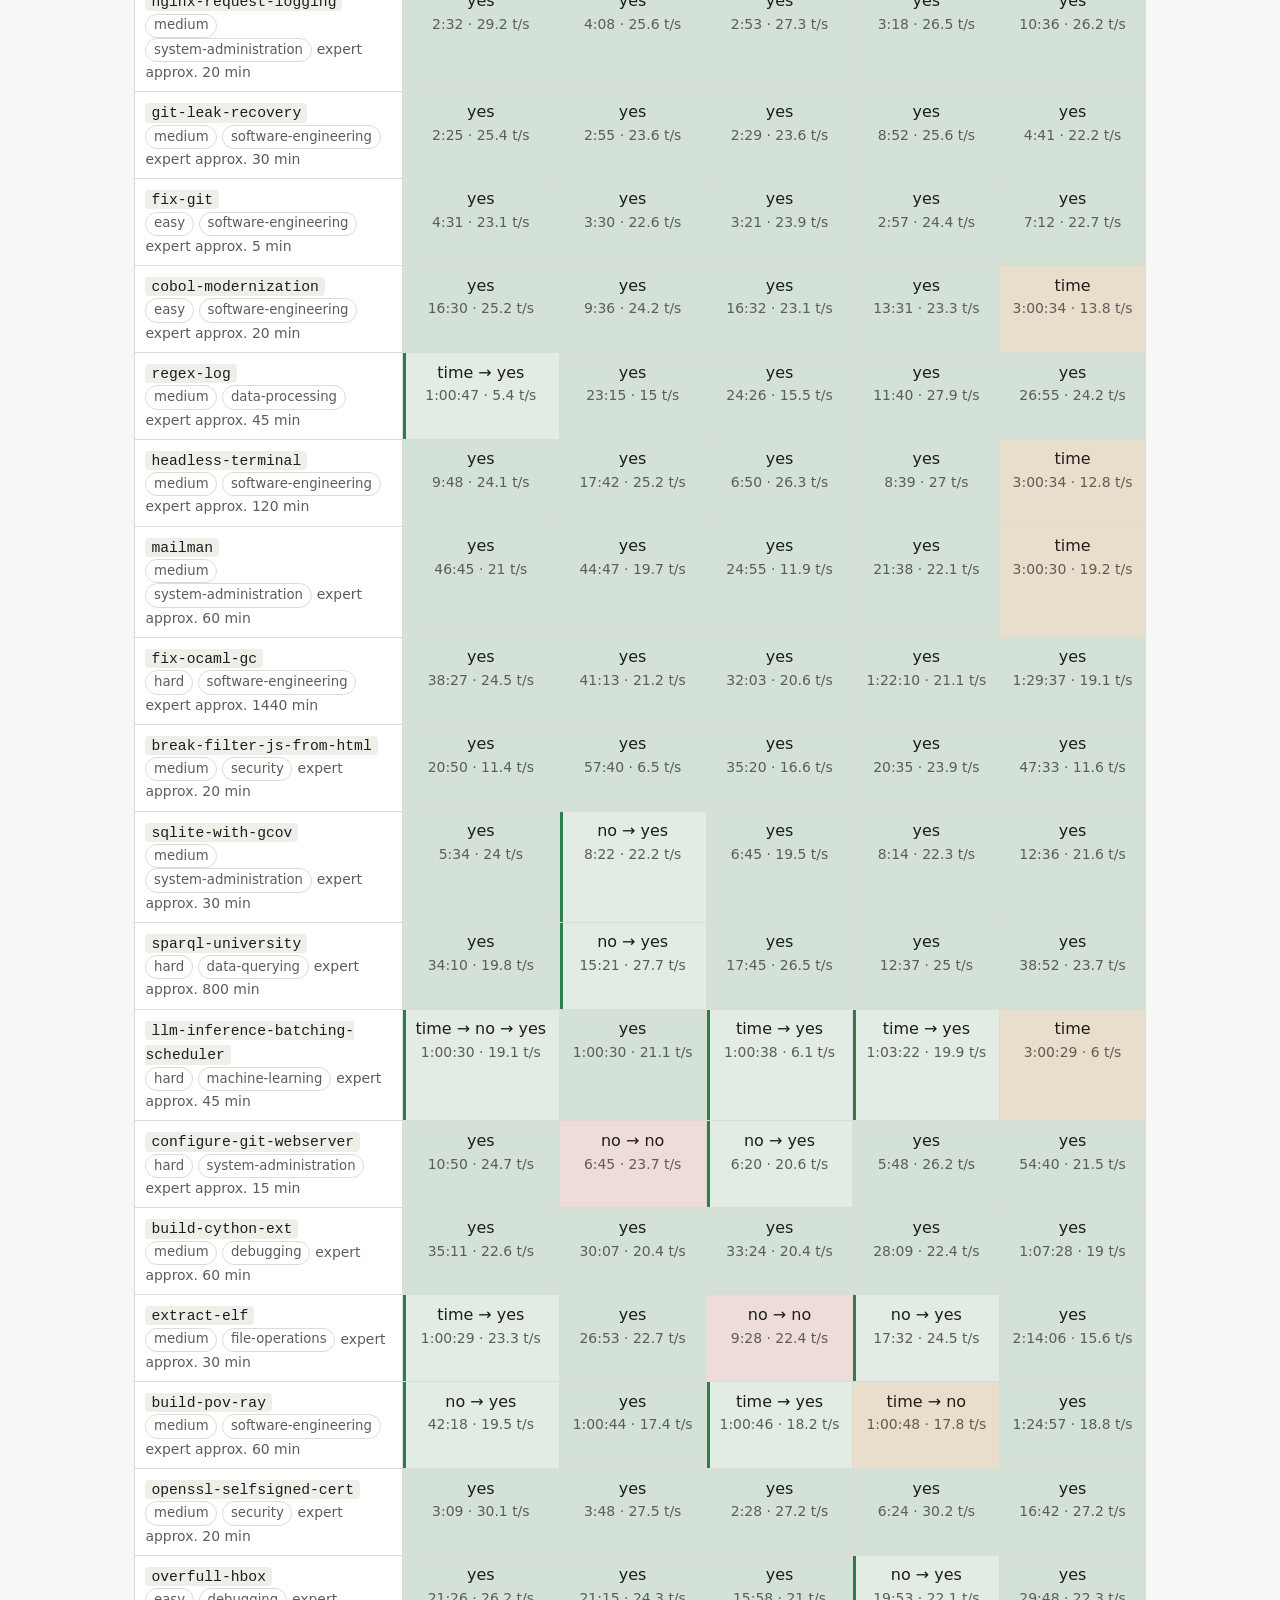
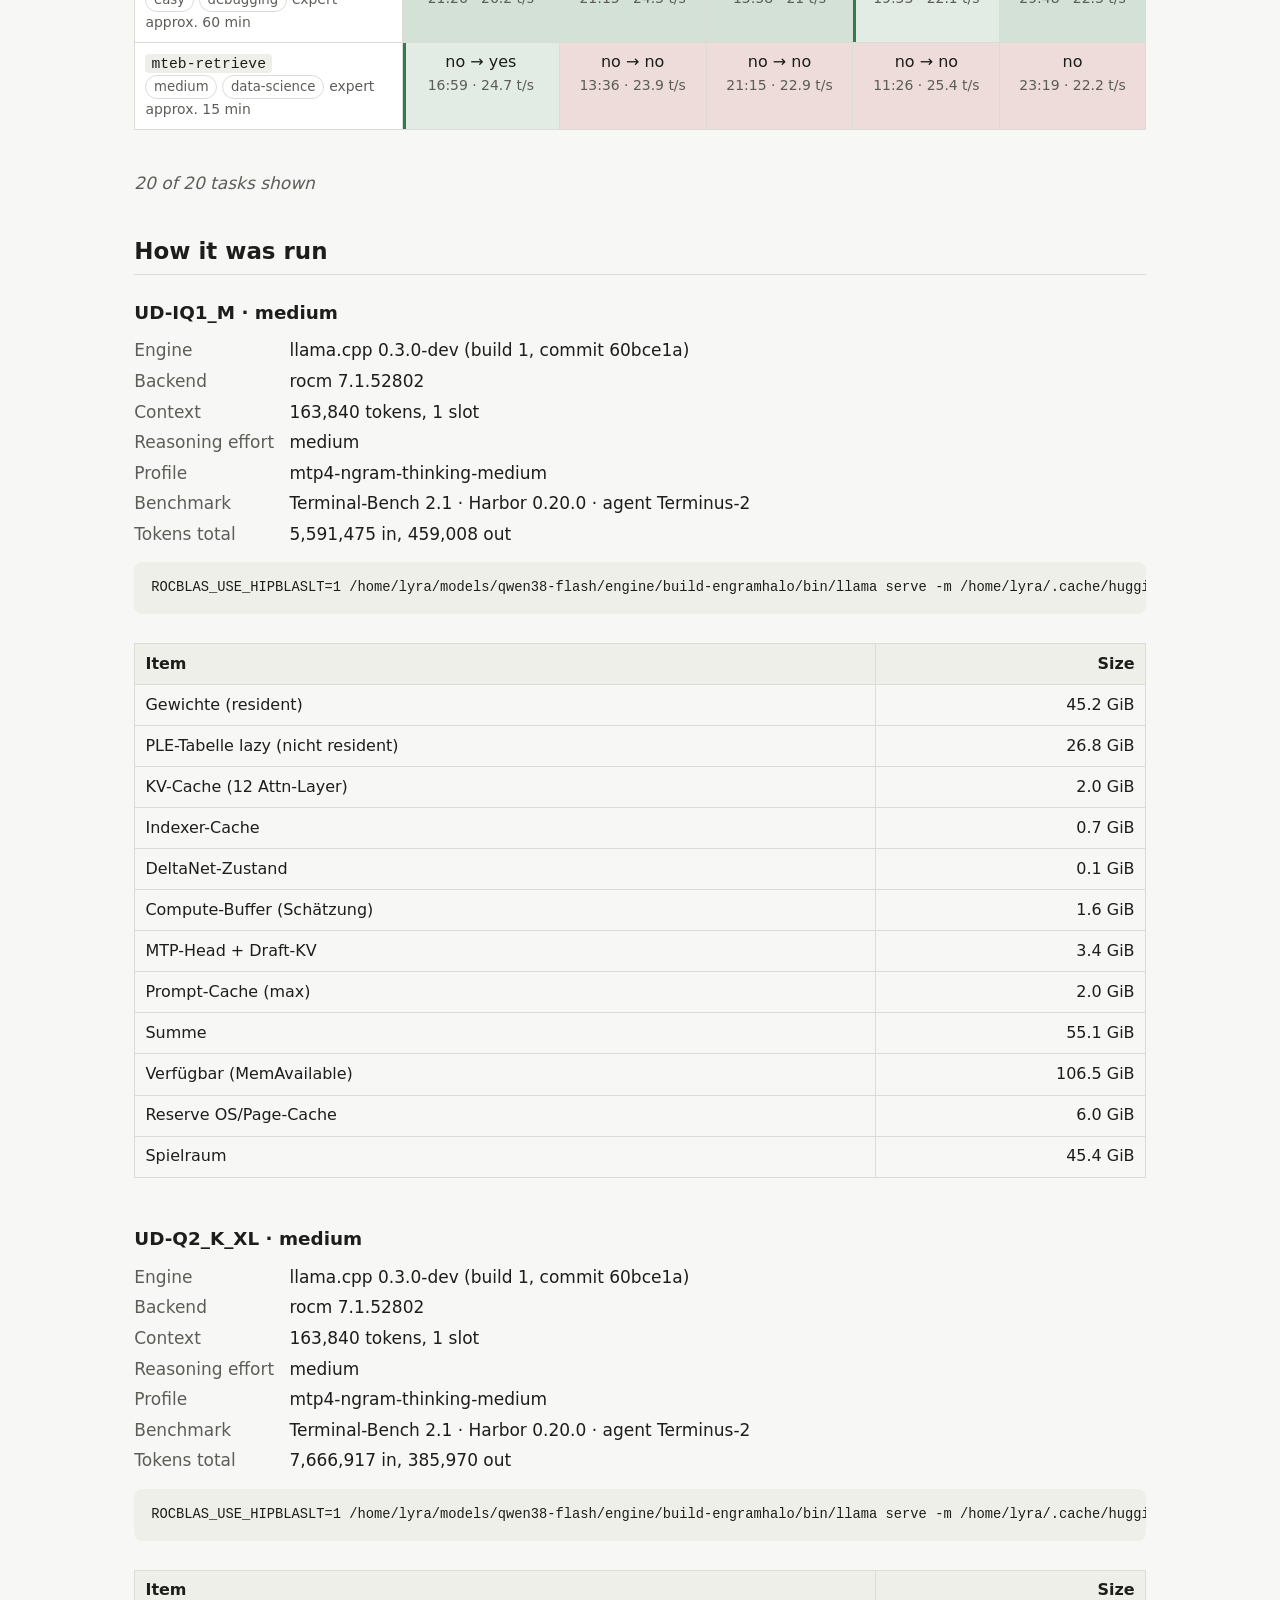
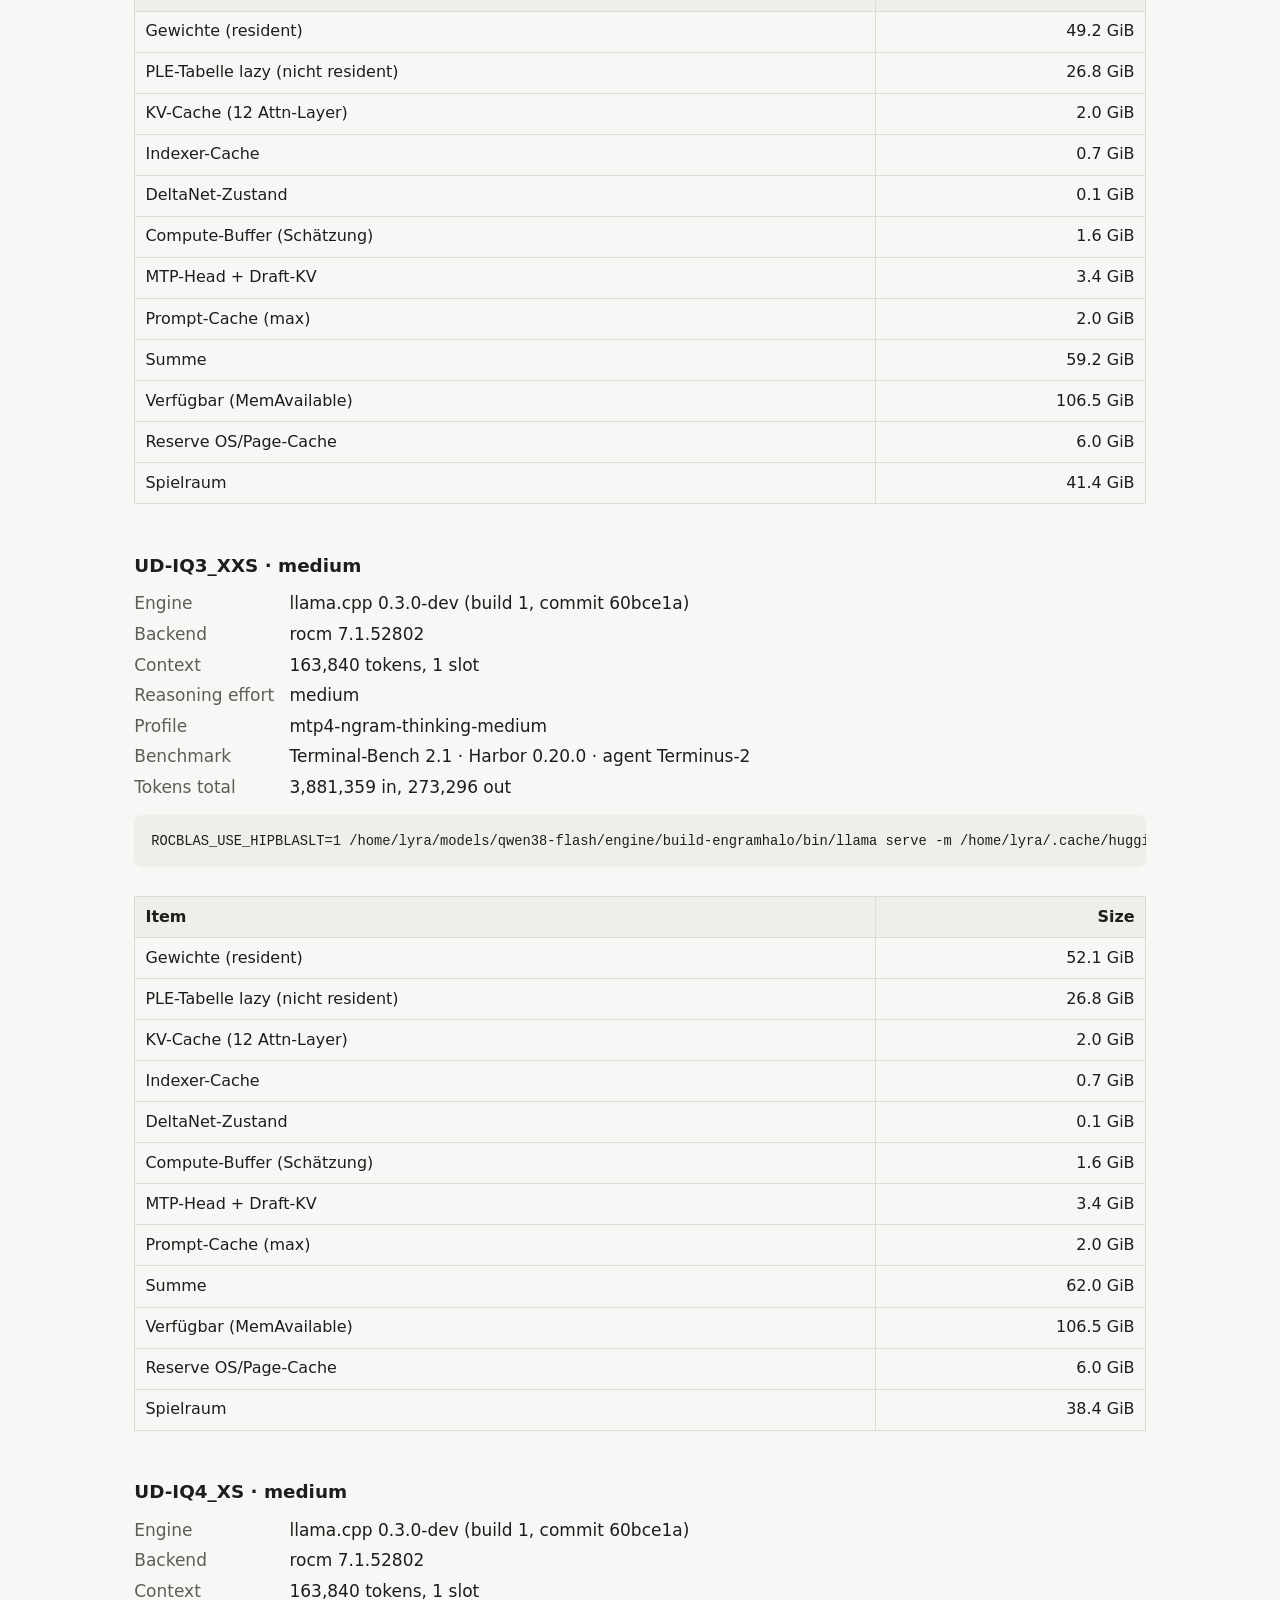
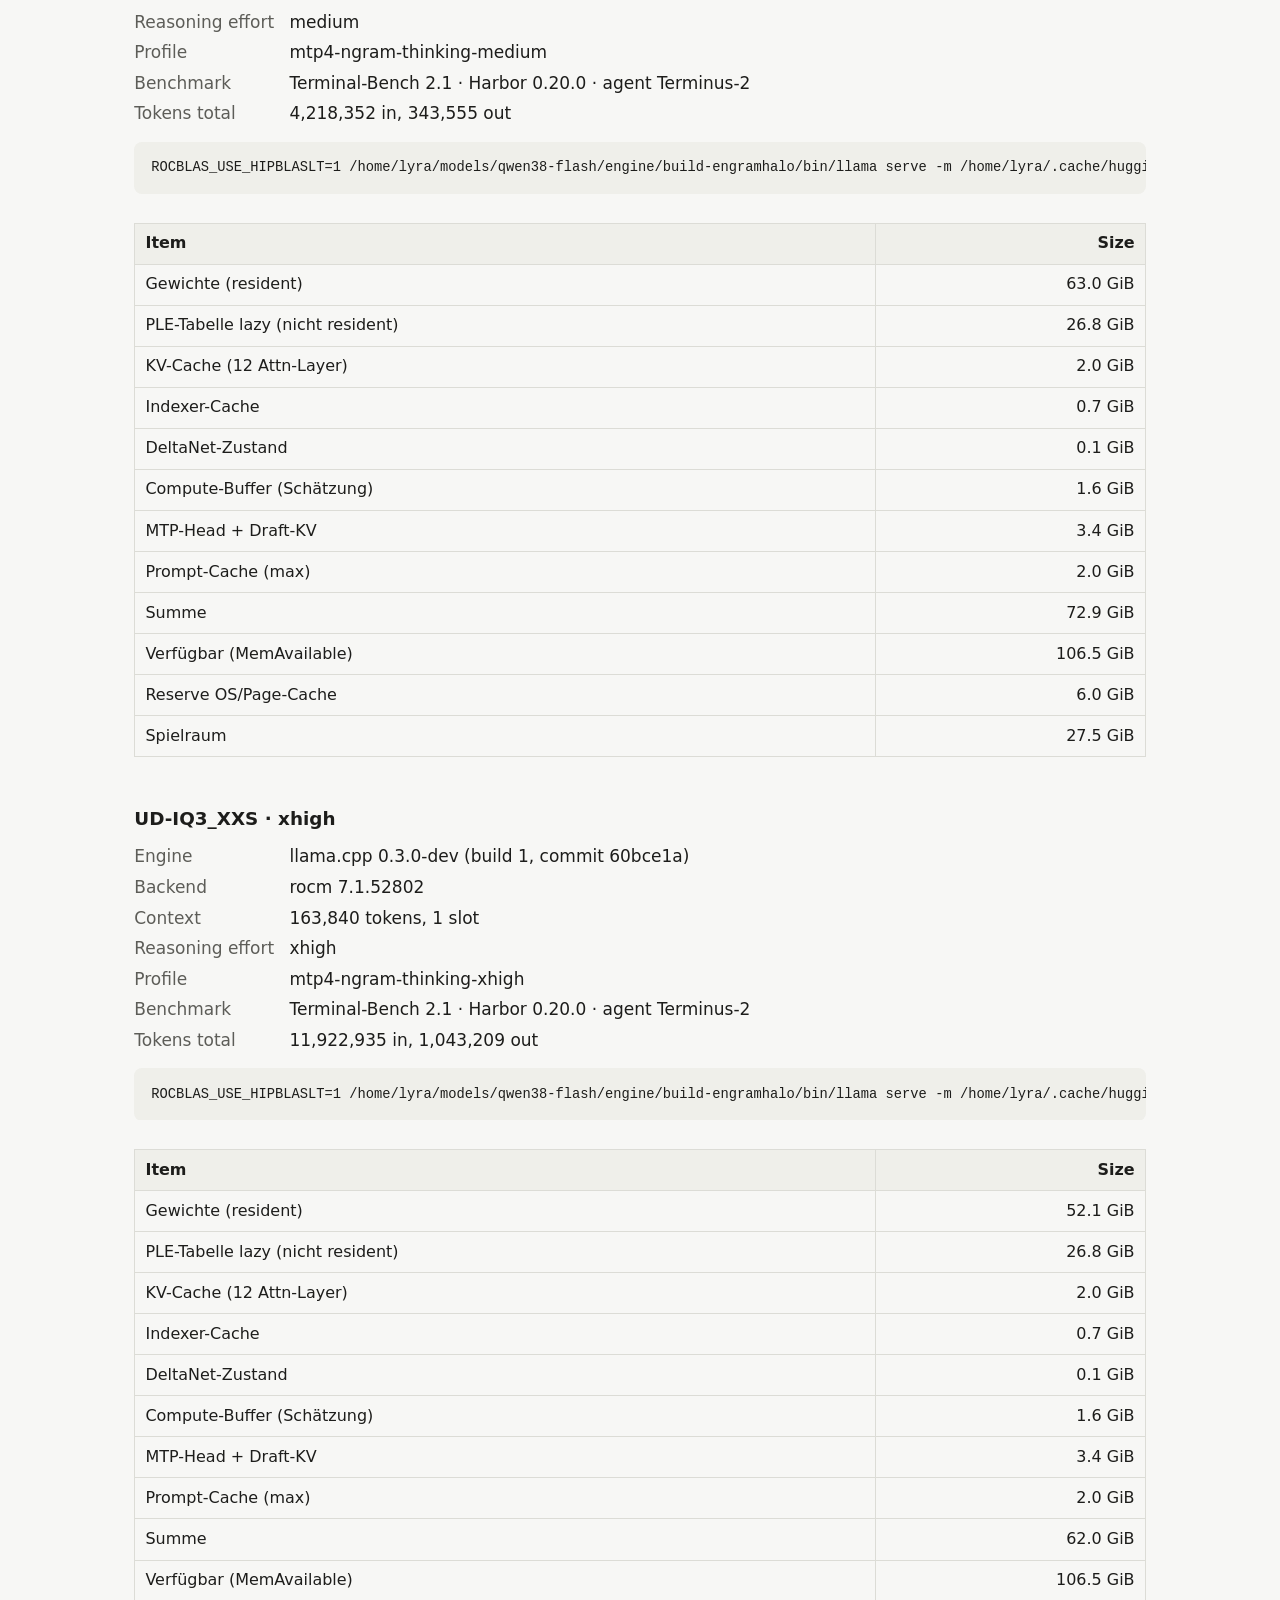
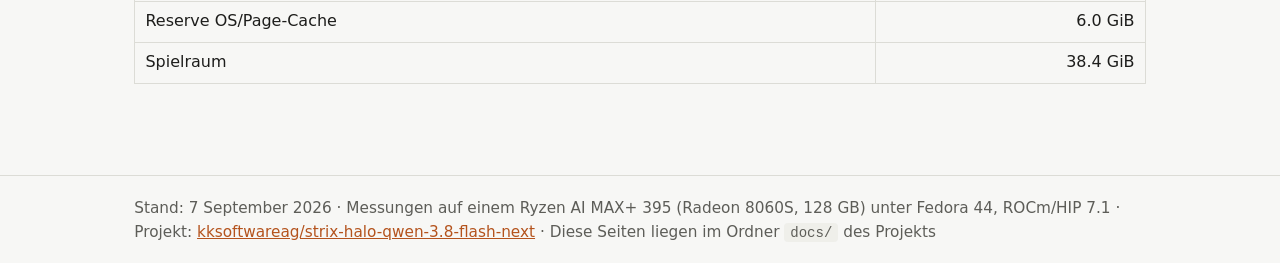
<file: docs/terminal-bench.html>
<!doctype html>
<html lang="en">
<head>
<meta charset="utf-8">
<meta name="viewport" content="width=device-width,initial-scale=1">
<title>Terminal-Bench – Qwen3.8-Flash-Next on Strix Halo</title>
<link rel="stylesheet" href="style.css">
</head>
<body>
<header><div class="wrap"><a class="brand" href="index.html">Qwen3.8-Flash-Next on Strix Halo</a><nav><a href="index.html">Overview</a><a href="decisions.html">Decisions</a><a href="memory.html">Memory</a><a href="measurements.html">Measurements</a><a href="terminal-bench.html" aria-current="page">Terminal-Bench</a><a href="guide.html">Guide</a><a href="research.html">Research &amp; sources</a><a class="gh" href="https://github.com/kksoftwareag/strix-halo-qwen-3.8-flash-next" rel="noopener"><svg viewBox="0 0 16 16" aria-hidden="true"><path d="M8 0C3.58 0 0 3.58 0 8c0 3.54 2.29 6.53 5.47 7.59.4.07.55-.17.55-.38 0-.19-.01-.82-.01-1.49-2.01.37-2.53-.49-2.69-.94-.09-.23-.48-.94-.82-1.13-.28-.15-.68-.52-.01-.53.63-.01 1.08.58 1.23.82.72 1.21 1.87.87 2.33.66.07-.52.28-.87.51-1.07-1.78-.2-3.64-.89-3.64-3.95 0-.87.31-1.59.82-2.15-.08-.2-.36-1.02.08-2.12 0 0 .67-.21 2.2.82.64-.18 1.32-.27 2-.27s1.36.09 2 .27c1.53-1.04 2.2-.82 2.2-.82.44 1.1.16 1.92.08 2.12.51.56.82 1.27.82 2.15 0 3.07-1.87 3.75-3.65 3.95.29.25.54.73.54 1.48 0 1.07-.01 1.93-.01 2.2 0 .21.15.46.55.38A8.01 8.01 0 0 0 16 8c0-4.42-3.58-8-8-8Z"/></svg>GitHub</a></nav></div></header>
<main><div class="wrap">

<h1>Terminal-Bench-Mini-20</h1>
<p class="lead">Agent benchmark with 20 tasks from Terminal-Bench 2.1: the agent gets a shell in a Docker
container and has to do real work – build packages, configure services, hunt down bugs. Only what the task's verifier
accepts counts.</p>

<div class="note" id="conditions">
<strong>Measurement conditions:</strong> <span id="cond-effort">reasoning effort <code>medium</code></span> ·
<span id="cond-attempts">one attempt per task (pass@1)</span> · a single stream, no parallel requests · speculative decoding (MTP) active ·
60 minutes time limit per task · <span id="cond-ctx">163,840</span> tokens of context ·
agent Terminus-2 via Harbor. The reasoning effort strongly affects token count and run time and is therefore part
of each run's identity.
</div>

<div id="summary" class="cards"></div>
<div id="bars"></div>

<h2>Tasks side by side</h2>
<p>A cell shows whether the quant solved the task, how long the agent took and how fast the model generated
tokens. Click to open the details: episodes, requests, time in the model, tokens, peak context, cause of failure –
and the agent's full transcript with its reasoning, commands and terminal output.</p>

<div class="controls">
  <label>Difficulty<select id="f-diff"><option value="">all</option></select></label>
  <label>Category<select id="f-cat"><option value="">all</option></select></label>
  <label>Outcome<select id="f-out">
    <option value="">all</option>
    <option value="pass">passed somewhere</option>
    <option value="fail">passed nowhere</option>
    <option value="split">mixed</option>
  </select></label>
  <label>Sort<select id="f-sort">
    <option value="subset">benchmark order</option>
    <option value="name">name</option>
    <option value="pass">most failures first</option>
    <option value="dur">longest run time first</option>
    <option value="tps">slowest speed first</option>
    <option value="diff">difficulty</option>
  </select></label>
  <button id="f-reset" type="button">reset</button>
</div>
<div class="legend"><span class="l-pass">passed</span><span class="l-fail">not passed</span><span class="l-err">time limit or abort</span><span class="l-pass2">passed on a later attempt</span></div>
<div class="tablewrap"><table class="matrix" id="matrix"></table></div>
<p id="count" class="empty"></p>

<h2>How it was run</h2>
<div id="setup"></div>

<dialog id="detail"><button class="close" type="button" aria-label="close">×</button><div id="detail-body"></div></dialog>

</div></main>
<footer><div class="wrap">Stand: <span id="stand">–</span> · Messungen auf einem Ryzen AI MAX+ 395 (Radeon 8060S, 128 GB) unter Fedora 44, ROCm/HIP 7.1 · Projekt: <a href="https://github.com/kksoftwareag/strix-halo-qwen-3.8-flash-next">kksoftwareag/strix-halo-qwen-3.8-flash-next</a> · Diese Seiten liegen im Ordner <code>docs/</code> des Projekts</div></footer>

<script src="tbmini-data.js"></script>
<script>
(function () {
  const D = window.TBMINI || { tasks: [], runs: [], commands: {}, quant_facts: {} };
  const runs = (D.runs || []).filter(r => (r.total_tasks || 0) >= 20);
  const tasks = D.tasks || [];
  const $ = id => document.getElementById(id);
  const esc = s => String(s == null ? "" : s).replace(/[&<>"]/g, c => ({ "&": "&amp;", "<": "&lt;", ">": "&gt;", '"': "&quot;" }[c]));
  const hms = s => { s = Math.round(s || 0); const h = Math.floor(s / 3600), m = Math.floor(s % 3600 / 60), x = s % 60;
    return h ? h + ":" + String(m).padStart(2, "0") + ":" + String(x).padStart(2, "0") : m + ":" + String(x).padStart(2, "0"); };
  const num = n => (n == null ? "–" : n.toLocaleString("en-US"));
  const hm = s => { s = Math.round(s || 0); const h = Math.floor(s / 3600), m = Math.round(s % 3600 / 60);
    return h ? h + " h " + m + " min" : m + " min"; };

  if (D.generated_at) $("stand").textContent = new Date(D.generated_at).toLocaleDateString("en-GB",
    { year: "numeric", month: "long", day: "numeric" });

  if (!runs.length) {
    $("summary").innerHTML = '<p class="empty">No completed runs yet. The page fills up once ' +
      '<code>bench/quality/report.py</code> writes new data after a run.</p>';
    $("matrix").innerHTML = "";
    $("setup").innerHTML = '<p class="empty">–</p>';
    return;
  }

  const efforts = [...new Set(runs.map(r => r.effort).filter(Boolean))];
  if (efforts.length) $("cond-effort").innerHTML = "reasoning effort " + efforts.map(e => "<code>" + esc(e) + "</code>").join(" and ");
  const ctxs = [...new Set(runs.map(r => r.n_ctx).filter(Boolean))];
  if (ctxs.length) $("cond-ctx").textContent = ctxs.map(c => c.toLocaleString("en-US")).join(" / ");

  /* cards and bars */
  $("summary").innerHTML = runs.map(r => {
    const f = (D.quant_facts || {})[r.quant] || {};
    const best = r.passed_3 != null ? r.passed_3 : (r.passed_2 != null ? r.passed_2 : r.passed_tasks);
    return '<div class="card"><h3>' + esc(r.quant) + ' <span class="pill">' + esc(r.effort || "?") + '</span></h3>' +
      '<div class="big">' + (best > r.passed_tasks
        ? r.passed_tasks + " → " + best + "/" + r.total_tasks
        : r.passed_tasks + "/" + r.total_tasks) +
      '</div><div class="sub">' + (best > r.passed_tasks ? "pass@1 → pass@" + (r.has_attempt3 ? "3" : "2") + " · " : "") +
      hm(r.duration_s) + " run time · " +
      (r.task_mean_s ? "avg " + hms(r.task_mean_s) + " per task" : "") +
      (f.footprint_gib ? " · " + f.footprint_gib + " GiB memory" : "") + "</div></div>";
  }).join("");

  $("bars").innerHTML = runs.map(r => {
    const p1 = r.passed_tasks / r.total_tasks * 100;
    const best = r.passed_3 != null ? r.passed_3 : (r.passed_2 != null ? r.passed_2 : r.passed_tasks);
    const p2 = best / r.total_tasks * 100;
    return '<div class="bar"><span class="label">' + esc(r.label || r.quant) + '</span><span class="track">' +
      '<span class="fill" style="width:' + p1.toFixed(1) + '%"></span>' +
      (p2 > p1 ? '<span class="fill2" style="width:' + (p2 - p1).toFixed(1) + '%"></span>' : "") +
      '</span><span class="val">' + (p2 > p1 ? r.passed_tasks + " → " + best : r.passed_tasks) +
      "/" + r.total_tasks + "</span></div>";
  }).join("");
  if (runs.some(r => r.has_attempt2)) $("cond-attempts").textContent =
    "two attempts per task (pass@2), the second only for the time-limit cases, with 90 instead of 60 minutes";

  /* populate filters */
  const uniq = key => [...new Set(tasks.map(t => t[key]).filter(Boolean))].sort();
  for (const [sel, key] of [["f-diff", "difficulty"], ["f-cat", "category"]])
    for (const v of uniq(key)) { const o = document.createElement("option"); o.value = o.textContent = v; $(sel).appendChild(o); }

  const DIFF = { easy: 0, medium: 1, hard: 2 };
  const cellOf = (r, id) => (r.per_task || {})[id];

  function visible() {
    const d = $("f-diff").value, c = $("f-cat").value, o = $("f-out").value;
    let list = tasks.filter(t => (!d || t.difficulty === d) && (!c || t.category === c));
    if (o) list = list.filter(t => {
      const st = runs.map(r => { const x = cellOf(r, t.id); return x ? !!x.passed : null; }).filter(v => v !== null);
      if (!st.length) return false;
      if (o === "pass") return st.some(Boolean);
      if (o === "fail") return !st.some(Boolean);
      return st.some(Boolean) && !st.every(Boolean);
    });
    const s = $("f-sort").value;
    const dur = t => Math.max(...runs.map(r => (cellOf(r, t.id) || {}).duration_s || 0), 0);
    const fails = t => runs.filter(r => { const x = cellOf(r, t.id); return x && !x.passed; }).length;
    if (s === "name") list = [...list].sort((a, b) => a.id.localeCompare(b.id));
    else if (s === "pass") list = [...list].sort((a, b) => fails(b) - fails(a) || a.id.localeCompare(b.id));
    else if (s === "dur") list = [...list].sort((a, b) => dur(b) - dur(a));
    else if (s === "tps") {
      const rate = t => Math.min(...runs.map(r => (cellOf(r, t.id) || {}).tok_per_s ?? Infinity));
      list = [...list].sort((a, b) => rate(a) - rate(b));
    }
    else if (s === "diff") list = [...list].sort((a, b) => (DIFF[b.difficulty] ?? 0) - (DIFF[a.difficulty] ?? 0) || a.id.localeCompare(b.id));
    return list;
  }

  function render() {
    const list = visible();
    let html = "<thead><tr><th class='task'>Task</th>" +
      runs.map(r => "<th class='num'>" + esc(r.quant) + "<span class='meta'>reasoning effort " +
        esc(r.effort || "?") + "</span></th>").join("") + "</tr></thead><tbody>";
    for (const t of list) {
      html += "<tr><td class='task'><code>" + esc(t.id) + "</code><span class='meta'>" +
        "<span class='pill'>" + esc(t.difficulty) + "</span><span class='pill'>" + esc(t.category) + "</span>" +
        (t.expert_min ? "expert approx. " + t.expert_min + " min" : "") + "</span></td>";
      for (const r of runs) {
        const x = cellOf(r, t.id);
        if (!x) { html += "<td class='cell none'>–</td>"; continue; }
        const out = x.outcome || (x.passed ? "passed" : "not passed");
        const a2 = x.attempt2, a3 = x.attempt3;
        const okSpaeter = (a2 && a2.passed) || (a3 && a3.passed);
        const cls = x.passed ? "pass" : (okSpaeter ? "pass2" : (out === "not passed" ? "fail" : "err"));
        let mark = x.passed ? "yes" : (out === "time limit" ? "time" : (out === "aborted" ? "abort" : "no"));
        for (const a of [a2, a3]) if (a) mark += a.passed ? " → yes" : " → no";
        html += "<td class='cell " + cls + "' data-task='" + esc(t.id) + "' data-run='" + esc(r.dir || r.quant) + "'>" +
          mark + " <span class='meta'>" + hms(x.duration_s) +
          (x.tok_per_s != null ? " · " + x.tok_per_s.toLocaleString("en-US") + " t/s" : "") + "</span></td>";
      }
      html += "</tr>";
    }
    html += "</tbody>";
    $("matrix").innerHTML = html;
    $("count").textContent = list.length + " of " + tasks.length + " tasks shown";
  }

  $("matrix").addEventListener("click", ev => {
    const td = ev.target.closest("td.cell"); if (!td || !td.dataset.task) return;
    const t = tasks.find(x => x.id === td.dataset.task);
    const r = runs.find(x => (x.dir || x.quant) === td.dataset.run);
    const x = cellOf(r, t.id) || {};
    const tok = x.tokens || {};
    $("detail-body").innerHTML = "<h3>" + esc(t.id) + " · " + esc(r.label || r.quant) + "</h3>" +
      "<p>" + esc(t.description) + "</p>" +
      "<dl class='kv'>" +
      "<dt>Outcome</dt><dd>" + esc(x.outcome || (x.passed ? "passed" : "not passed")) + "</dd>" +
      "<dt>Duration</dt><dd>" + hms(x.duration_s) + "</dd>" +
      "<dt>Agent steps</dt><dd>" + num(x.steps) + "</dd>" +
      "<dt>Episodes</dt><dd>" + num(x.episodes) + "</dd>" +
      "<dt>Model requests</dt><dd>" + num(x.requests) + (x.req_mean_s != null ?
        " (mean " + x.req_mean_s + " s, longest " + x.req_max_s + " s)" : "") + "</dd>" +
      "<dt>Time in the model</dt><dd>" + (x.model_s != null ? hms(x.model_s) +
        (x.duration_s ? " of " + hms(x.duration_s) + " (" + Math.round(x.model_s / x.duration_s * 100) + " %)" : "") : "–") + "</dd>" +
      "<dt>Speed</dt><dd>" + (x.tok_per_s != null ? x.tok_per_s.toLocaleString("en-US") + " tokens/s" : "–") + "</dd>" +
      [["second", x.attempt2], ["third", x.attempt3]].map(([n, a]) => a
        ? "<dt>" + n + " attempt</dt><dd>" + esc(a.outcome || "") + " after " + hms(a.duration_s) +
          (a.timeout_s ? " (limit " + a.timeout_s + " s)" : "") + "</dd>" : "").join("") +
      "<dt>Tokens in / from cache</dt><dd>" + num(tok.input) + " / " + num(tok.cached) + "</dd>" +
      "<dt>Tokens out</dt><dd>" + num(tok.output) + "</dd>" +
      "<dt>Peak context</dt><dd>" + num(x.peak_context) + "</dd>" +
      "<dt>Task time limit</dt><dd>" + num(t.task_timeout_s) + " s</dd>" +
      "<dt>Container</dt><dd>" + num(t.memory_mb) + " MB, image <code>" + esc(t.image) + "</code></dd>" +
      "</dl>" +
      (x.exception_message ? "<pre><code>" + esc(String(x.exception_message).slice(0, 800)) + "</code></pre>" :
        (x.exception ? "<pre><code>" + esc(String(x.exception).slice(0, 800)) + "</code></pre>" : "")) +
      (x.transcript ? '<div class="tbar"><button type="button" id="show-transcript" data-src="' +
        esc(x.transcript) + '">Show transcript</button><span class="sub">' +
        (x.steps != null ? x.steps + " steps" : "") + '</span></div>' : "");
    wireTranscriptButton($("detail-body").innerHTML, t.id + " · " + (r.label || r.quant));
    $("detail").showModal();
  });
  $("detail").querySelector(".close").addEventListener("click", () => { $("detail").close(); $("detail").classList.remove("wide"); });

  function renderTranscript(data, title, backHtml) {
    const steps = (data && data.steps) || [];
    const fm = (data && data.final_metrics) || {};
    let h = "<h3>" + esc(title) + "</h3>" +
      '<div class="tbar"><button type="button" id="back-detail">back</button>' +
      '<span class="sub">' + steps.length + " steps · " + esc(String((data.agent || {}).name || "")) +
      (fm.total_completion_tokens ? " · " + num(fm.total_completion_tokens) + " generated tokens" : "") +
      "</span></div><div class='tsteps'>";
    for (const st of steps) {
      const t = st.timestamp ? new Date(st.timestamp).toLocaleTimeString("en-GB") : "";
      const m = st.metrics || {};
      h += '<div class="tstep"><div class="head"><b>Step ' + esc(st.step_id) + "</b><span>" +
        esc(st.source || "") + "</span><span>" + esc(t) + "</span>" +
        (m.completion_tokens ? "<span>" + num(m.completion_tokens) + " tokens" : "") +
        (m.cached_tokens ? " · " + num(m.cached_tokens) + " from cache</span>" : m.completion_tokens ? "</span>" : "") +
        "</div>";
      if (st.reasoning_content)
        h += "<details><summary>Reasoning (" + st.reasoning_content.length.toLocaleString("en-US") +
          " characters)</summary><div class='think'>" + esc(st.reasoning_content) + "</div></details>";
      if (st.message) h += '<p class="msg">' + esc(st.message) + "</p>";
      const calls = st.tool_calls || [];
      if (calls.length)
        h += "<pre><code>" + esc(calls.map(c => ((c.arguments || {}).keystrokes || "")).join("")) + "</code></pre>";
      const res = ((st.observation || {}).results) || [];
      for (const r of res) if (r.content) h += "<pre><code>" + esc(r.content) + "</code></pre>";
      h += "</div>";
    }
    h += "</div>";
    $("detail-body").innerHTML = h;
    $("detail").classList.add("wide");
    $("back-detail").addEventListener("click", () => {
      $("detail").classList.remove("wide");
      $("detail-body").innerHTML = backHtml;
      wireTranscriptButton(backHtml, title);
    });
  }

  function wireTranscriptButton(backHtml, title) {
    const btn = $("show-transcript");
    if (!btn) return;
    btn.addEventListener("click", async () => {
      btn.disabled = true; btn.textContent = "loading …";
      try {
        const res = await fetch(btn.dataset.src, { cache: "no-cache" });
        if (!res.ok) throw new Error("HTTP " + res.status);
        renderTranscript(await res.json(), title, backHtml);
      } catch (e) {
        btn.disabled = false; btn.textContent = "Show transcript";
        const p = document.createElement("p");
        p.className = "empty";
        p.textContent = "Could not load transcript (" + e.message + "). When opened via file:// the browser blocks " +
          "the request – serve the page over HTTP instead, for example with python3 -m http.server.";
        btn.parentElement.after(p);
      }
    });
  }

  for (const id of ["f-diff", "f-cat", "f-out", "f-sort"]) $(id).addEventListener("change", render);
  $("f-reset").addEventListener("click", () => {
    for (const id of ["f-diff", "f-cat", "f-out"]) $(id).value = "";
    $("f-sort").value = "subset"; render();
  });

  /* how it was run: exact command line per quant */
  const cmds = D.commands || {};
  $("setup").innerHTML = runs.map(r => {
    const c = cmds[r.quant] || {};
    let h = "<h3>" + esc(r.label || r.quant) + "</h3>";
    h += "<dl class='kv'>" +
      "<dt>Engine</dt><dd>" + esc(r.engine) + " " + esc(r.engine_version) + "</dd>" +
      "<dt>Backend</dt><dd>" + esc(r.backend) + " " + esc(r.backend_version) + "</dd>" +
      "<dt>Context</dt><dd>" + num(r.n_ctx) + " tokens, " + (c.slots || 1) + " slot</dd>" +
      "<dt>Reasoning effort</dt><dd>" + esc(r.effort || "?") + "</dd>" +
      "<dt>Profile</dt><dd>" + esc(r.inference_profile) + "</dd>" +
      "<dt>Benchmark</dt><dd>Terminal-Bench " + esc(r.tb_version) + " · Harbor " + esc(r.harbor_version) +
        " · agent Terminus-2</dd>" +
      "<dt>Tokens total</dt><dd>" + num((r.tokens || {}).input) + " in, " + num((r.tokens || {}).output) + " out</dd>" +
      "</dl>";
    if (c.command) h += "<pre><code>" + esc(c.command) + "</code></pre>";
    if (c.memory && c.memory.length) {
      h += "<div class='tablewrap'><table><thead><tr><th>Item</th><th class='num'>Size</th></tr></thead><tbody>" +
        c.memory.map(m => "<tr><td>" + esc(m[0]) + "</td><td class='num'>" + esc(m[1]) + "</td></tr>").join("") +
        "</tbody></table></div>";
    }
    return h;
  }).join("");

  render();
})();
</script>
</body>
</html>
</file>
<file: docs/style.css>
:root{--bg:#f7f7f5;--fg:#1d1d1b;--muted:#5d5d58;--card:#ffffff;--line:#dcdcd6;--accent:#b4531d;--accent-soft:#f6e3d6;--ok:#2f7d4f;--warn:#a5680f;--bad:#b23b2f;--code:#efefea;}
@media (prefers-color-scheme: dark){:root{--bg:#161715;--fg:#ecece6;--muted:#a3a39b;--card:#1f201d;--line:#34352f;--accent:#e9895a;--accent-soft:#3a2a20;--ok:#6cc48f;--warn:#e0b25a;--bad:#ef7f72;--code:#262723;}}
*{box-sizing:border-box}
html{font-size:17px}
body{margin:0;background:var(--bg);color:var(--fg);font-family:system-ui,-apple-system,"Segoe UI",Roboto,sans-serif;line-height:1.55}
header{border-bottom:1px solid var(--line);background:var(--card)}
.wrap{max-width:62rem;margin:0 auto;padding:0 1.25rem}
header .wrap{display:flex;flex-wrap:wrap;align-items:center;gap:.6rem 1.6rem;padding:.9rem 1.25rem}
header .brand{font-weight:700;text-decoration:none;color:var(--fg);font-size:1.05rem}
nav{display:flex;flex-wrap:wrap;gap:.3rem 1.3rem}
nav a{color:var(--muted);text-decoration:none;padding:.25rem 0;border-bottom:2px solid transparent;white-space:nowrap}
nav a:hover,nav a[aria-current]{color:var(--accent);border-color:var(--accent)}
nav a.gh{display:inline-flex;align-items:center;gap:.4rem}
nav a.gh svg{width:1.05em;height:1.05em;fill:currentColor;flex:none}
main{padding:2rem 0 4rem}
h1{font-size:2rem;line-height:1.2;margin:.2rem 0 1rem}
h2{font-size:1.35rem;margin:2.2rem 0 .6rem;border-bottom:1px solid var(--line);padding-bottom:.25rem}
h3{font-size:1.08rem;margin:1.4rem 0 .4rem}
p,li{max-width:46rem}
.lead{font-size:1.15rem;color:var(--muted);max-width:48rem}
a{color:var(--accent)}
code{background:var(--code);padding:.1rem .35rem;border-radius:4px;font-size:.92em}
pre{background:var(--code);padding:.9rem 1rem;border-radius:8px;overflow-x:auto;font-size:.88rem;line-height:1.45}
pre code{background:none;padding:0}
table{border-collapse:collapse;width:100%;margin:.8rem 0 1.4rem;font-size:.94rem}
.tablewrap{overflow-x:auto}
th,td{border:1px solid var(--line);padding:.45rem .6rem;text-align:left;vertical-align:top}
th{background:var(--code)}
td.num,th.num{text-align:right;font-variant-numeric:tabular-nums}
.cards{display:grid;grid-template-columns:repeat(auto-fit,minmax(15rem,1fr));gap:1rem;margin:1.2rem 0}
.card{background:var(--card);border:1px solid var(--line);border-radius:10px;padding:1rem 1.1rem}
.card h3{margin:.1rem 0 .4rem}
.card .big{font-size:1.9rem;font-weight:700;line-height:1.1}
.card .sub{color:var(--muted);font-size:.92rem}
.note{border-left:4px solid var(--accent);background:var(--accent-soft);padding:.7rem 1rem;border-radius:0 8px 8px 0;margin:1rem 0;max-width:48rem}
.ok{color:var(--ok);font-weight:600}.warn{color:var(--warn);font-weight:600}.bad{color:var(--bad);font-weight:600}
.decision{background:var(--card);border:1px solid var(--line);border-radius:10px;padding:1rem 1.2rem;margin:1rem 0}
.decision h3{margin-top:0}
.decision dl{display:grid;grid-template-columns:max-content 1fr;gap:.3rem 1rem;margin:.5rem 0 0}
.decision dt{color:var(--muted)}
.decision dd{margin:0}
footer{border-top:1px solid var(--line);color:var(--muted);font-size:.9rem;padding:1.2rem 0}
.bar{display:flex;align-items:center;gap:.6rem;margin:.25rem 0}
.bar .label{width:11rem;color:var(--muted);font-size:.92rem}
.bar .track{display:flex;flex:1;height:.9rem;background:var(--code);border-radius:4px;overflow:hidden}
.bar .fill{display:block;height:100%;min-width:2px;background:var(--accent);flex:0 0 auto}
.bar .fill2{display:block;height:100%;min-width:2px;flex:0 0 auto;background:color-mix(in srgb,var(--accent) 42%,var(--card))}
.bar .val{width:5.5rem;text-align:right;font-variant-numeric:tabular-nums;font-size:.92rem}
figure{margin:1.4rem 0}
figure img{display:block;max-width:100%;height:auto;border:1px solid var(--line);border-radius:8px}
figcaption{color:var(--muted);font-size:.9rem;margin-top:.4rem;max-width:48rem}

/* Terminal-Bench-Seite */
.controls{display:flex;flex-wrap:wrap;gap:.6rem 1rem;align-items:end;margin:1rem 0;background:var(--card);border:1px solid var(--line);border-radius:10px;padding:.9rem 1rem}
.controls label{display:flex;flex-direction:column;gap:.2rem;font-size:.85rem;color:var(--muted)}
.controls select,.controls button{font:inherit;font-size:.92rem;padding:.3rem .5rem;border:1px solid var(--line);border-radius:6px;background:var(--bg);color:var(--fg)}
.controls button{cursor:pointer}
.controls button:hover{border-color:var(--accent);color:var(--accent)}
.matrix th:first-child,.matrix td:first-child{position:sticky;left:0;background:var(--card);z-index:1}
.matrix th{background:var(--code)}
.matrix td.cell{text-align:center;cursor:pointer;font-variant-numeric:tabular-nums;white-space:nowrap}
.matrix td.cell:hover{outline:2px solid var(--accent);outline-offset:-2px}
.matrix td.pass{background:color-mix(in srgb,var(--ok) 18%,transparent)}
.matrix td.fail{background:color-mix(in srgb,var(--bad) 14%,transparent)}
.matrix td.err{background:color-mix(in srgb,var(--warn) 18%,transparent)}
.matrix td.pass2{background:color-mix(in srgb,var(--ok) 10%,transparent);box-shadow:inset 3px 0 0 var(--ok)}
.legend .l-pass2::before{background:color-mix(in srgb,var(--ok) 25%,transparent);box-shadow:inset 3px 0 0 var(--ok)}
.matrix td.none{color:var(--muted)}
.matrix .task{min-width:15rem}
.matrix .meta{color:var(--muted);font-size:.82rem;display:block}
.pill{display:inline-block;font-size:.78rem;padding:.05rem .45rem;border-radius:999px;border:1px solid var(--line);color:var(--muted);margin-right:.3rem}
.legend{display:flex;flex-wrap:wrap;gap:.8rem;color:var(--muted);font-size:.88rem;margin:.2rem 0 1rem}
.legend span::before{content:"";display:inline-block;width:.8rem;height:.8rem;border-radius:3px;margin-right:.35rem;vertical-align:-1px}
.legend .l-pass::before{background:color-mix(in srgb,var(--ok) 45%,transparent)}
.legend .l-fail::before{background:color-mix(in srgb,var(--bad) 35%,transparent)}
.legend .l-err::before{background:color-mix(in srgb,var(--warn) 45%,transparent)}
dialog{border:1px solid var(--line);border-radius:12px;background:var(--card);color:var(--fg);max-width:44rem;width:calc(100% - 2rem);padding:1.2rem 1.4rem}
dialog::backdrop{background:rgba(0,0,0,.45)}
dialog h3{margin-top:0}
dialog .close{float:right;border:none;background:none;color:var(--muted);font-size:1.3rem;cursor:pointer;line-height:1}
.kv{display:grid;grid-template-columns:max-content 1fr;gap:.25rem .9rem;margin:.6rem 0}
.kv dt{color:var(--muted)}
.kv dd{margin:0;font-variant-numeric:tabular-nums}
.empty{color:var(--muted);font-style:italic}

/* Transkript-Ansicht */
dialog.wide{max-width:64rem}
.tsteps{max-height:70vh;overflow-y:auto;margin-top:.8rem}
.tstep{border:1px solid var(--line);border-radius:8px;padding:.7rem .9rem;margin:.6rem 0;background:var(--bg)}
.tstep>.head{display:flex;flex-wrap:wrap;gap:.5rem 1rem;align-items:baseline;color:var(--muted);font-size:.85rem}
.tstep>.head b{color:var(--fg);font-size:.95rem}
.tstep .msg{white-space:pre-wrap;margin:.5rem 0 0}
.tstep pre{margin:.5rem 0 0;max-height:22rem}
.tstep details{margin:.5rem 0 0}
.tstep summary{cursor:pointer;color:var(--accent);font-size:.9rem}
.tstep .think{white-space:pre-wrap;color:var(--muted);font-size:.9rem;border-left:3px solid var(--line);padding-left:.7rem;margin-top:.4rem}
.tbar{display:flex;gap:.6rem;align-items:center;flex-wrap:wrap;margin:.4rem 0 0}
.tbar button{font:inherit;font-size:.9rem;padding:.25rem .6rem;border:1px solid var(--line);border-radius:6px;background:var(--bg);color:var(--fg);cursor:pointer}
.tbar button:hover{border-color:var(--accent);color:var(--accent)}
</file>
